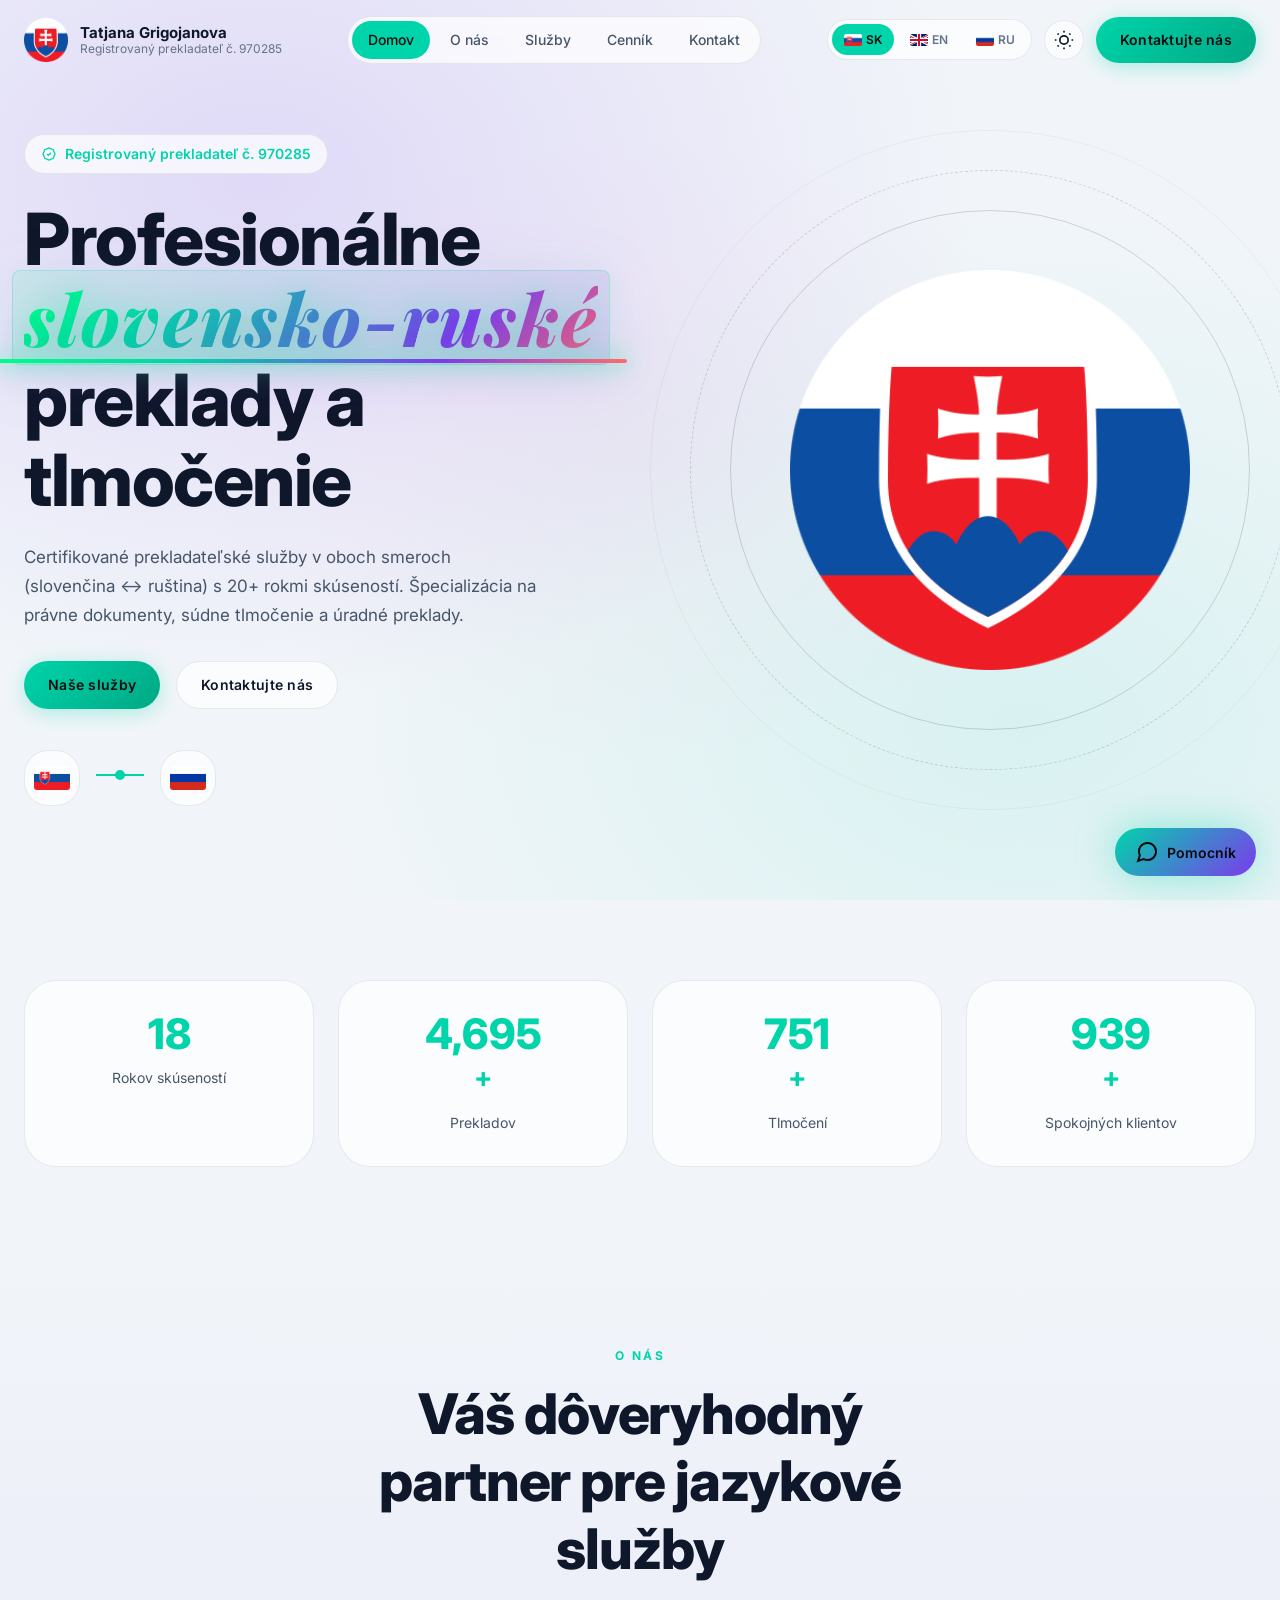
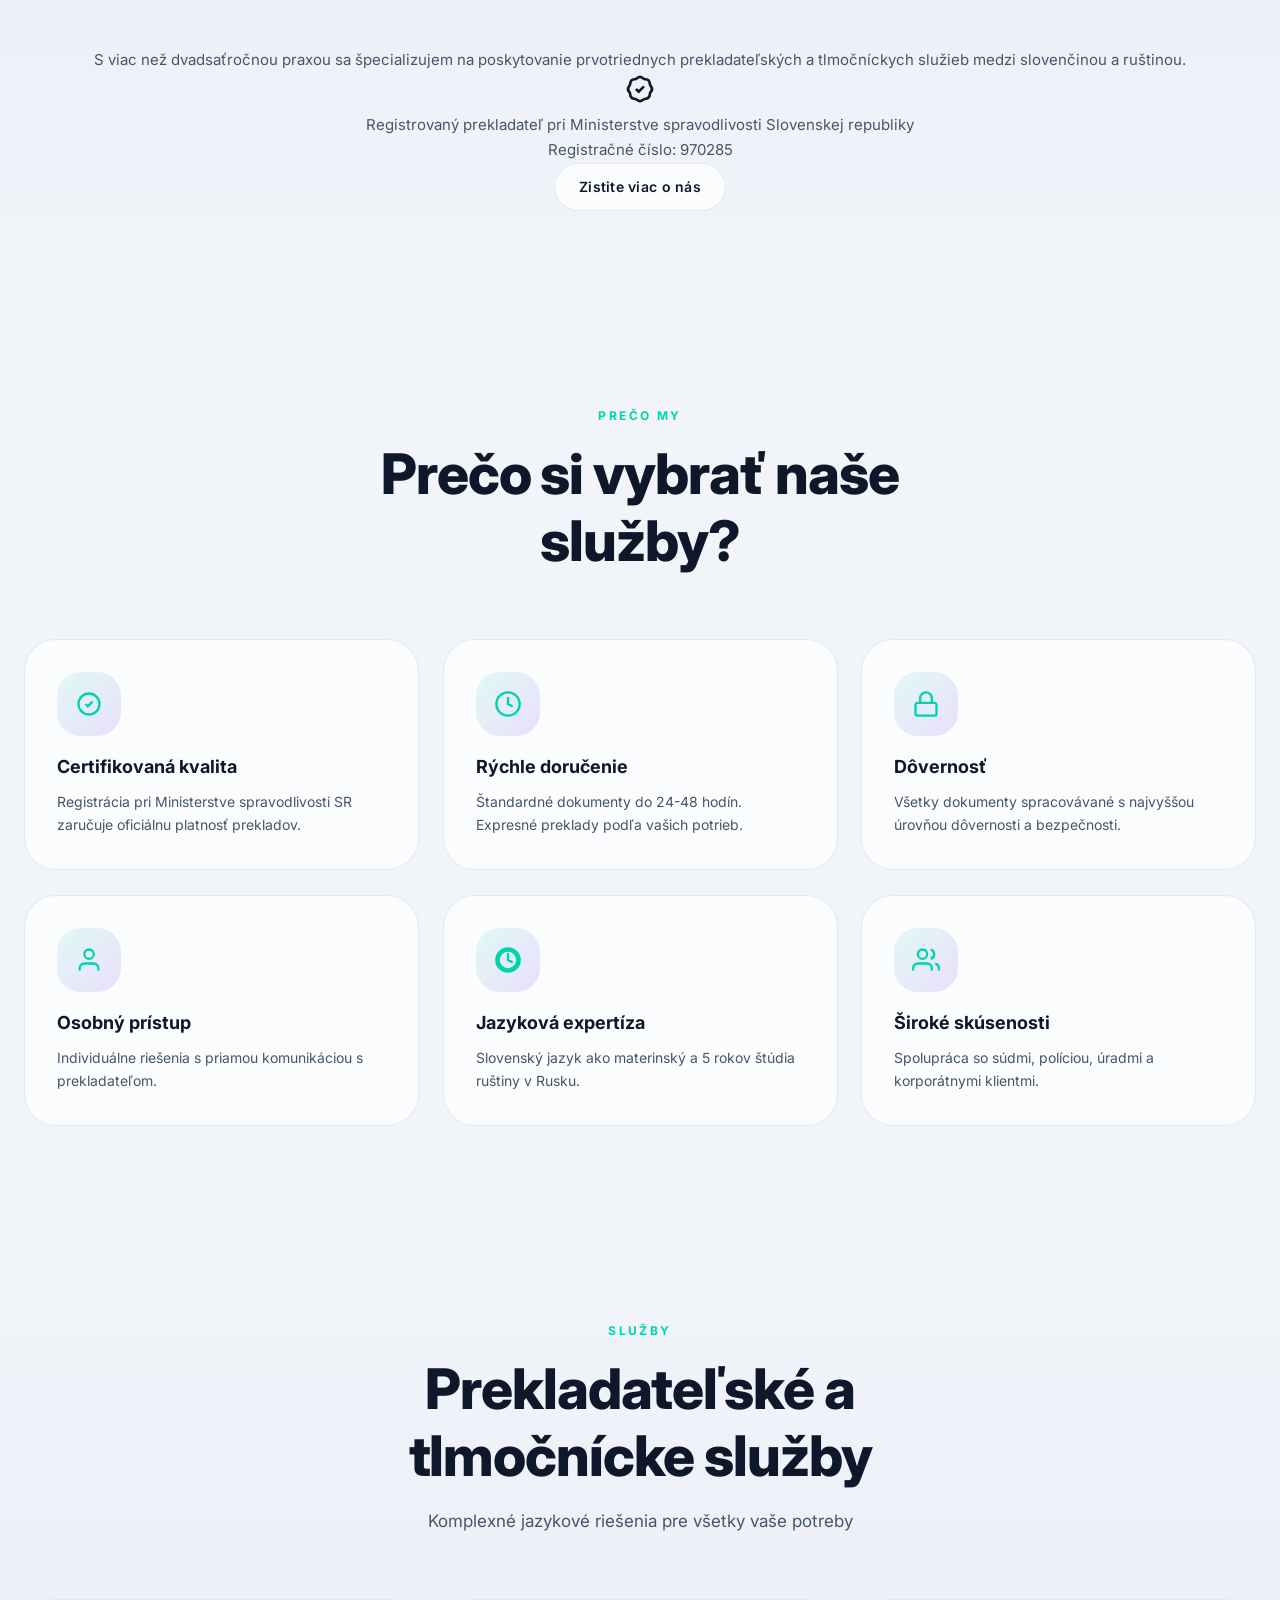
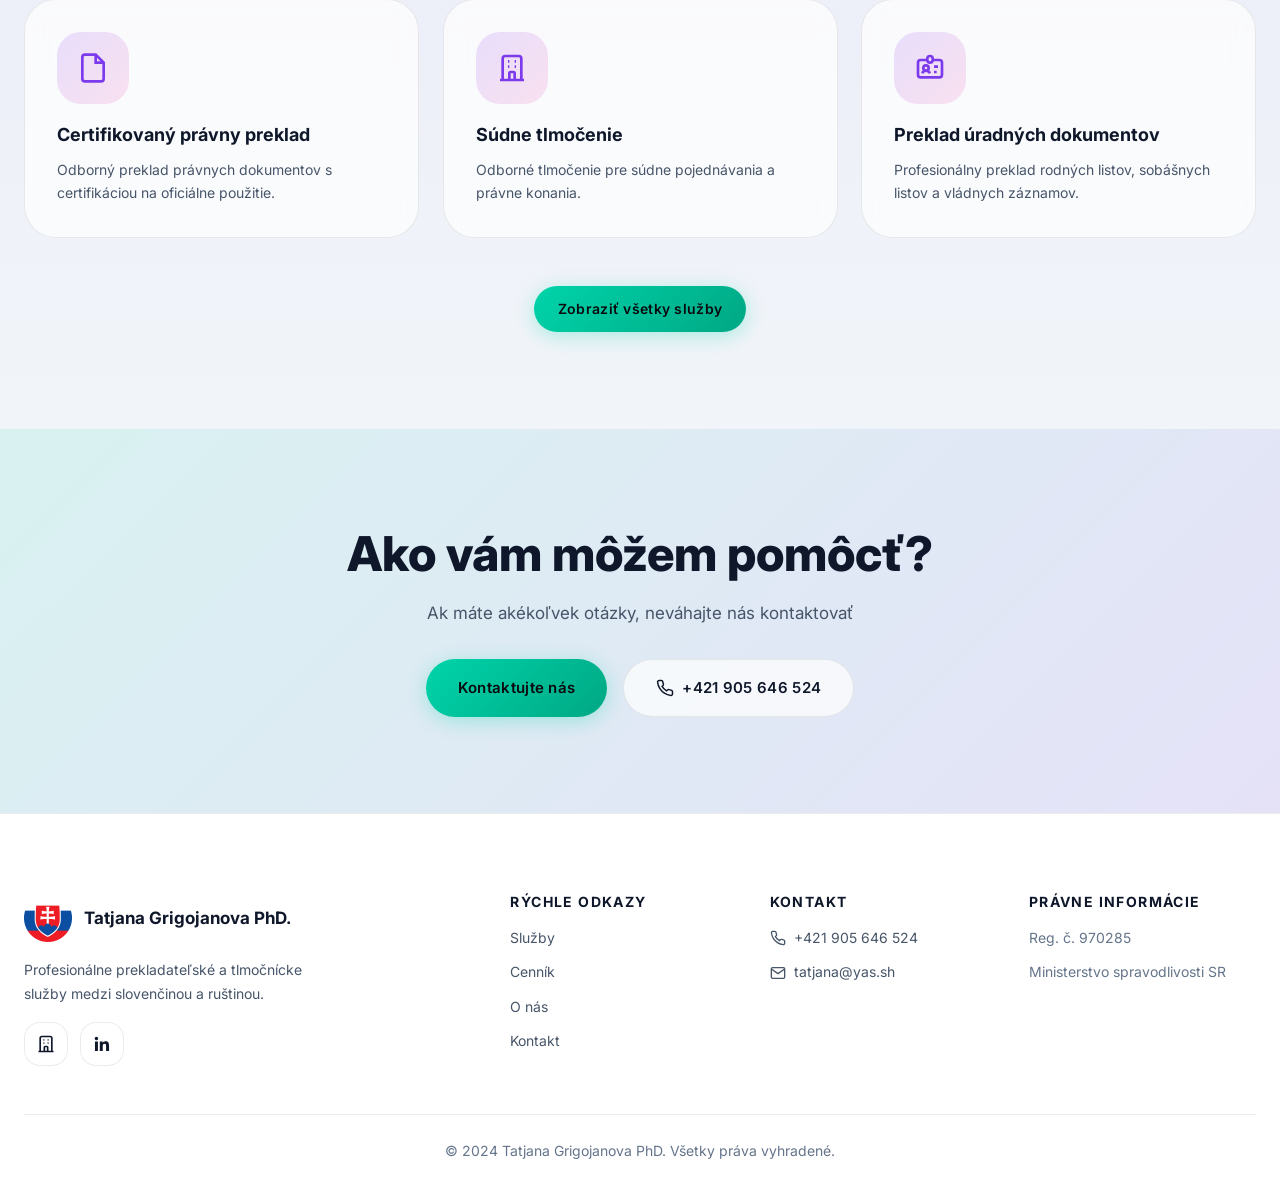
<file: index.html>
<!DOCTYPE html>
<html lang="sk" data-theme="light">
<head>
  <meta charset="UTF-8">
  <meta name="viewport" content="width=device-width, initial-scale=1.0">
  <title>Tatjana Grigojanova PhD. | Profesionálne slovensko-ruské preklady</title>
  <meta name="description" content="Certifikované prekladateľské služby s 20+ rokmi skúseností. Registrovaný prekladateľ pri Ministerstve spravodlivosti SR č. 970285.">
  <meta name="keywords" content="slovensko-ruský preklad, certifikovaný prekladateľ, súdne tlmočenie, Tatjana Grigojanova, Bratislava">
  <link rel="canonical" href="https://tatjana.yas.sh/">
  
  <meta property="og:type" content="website">
  <meta property="og:url" content="https://tatjana.yas.sh/">
  <meta property="og:title" content="Tatjana Grigojanova PhD. | Prekladateľské služby">
  <meta property="og:description" content="Certifikované slovensko-ruské preklady a tlmočenie.">
  <meta property="og:image" content="https://tatjana.yas.sh/assets/images/logo.png">
  
  <link rel="icon" type="image/png" href="assets/images/logo.png">
  
  <link rel="preconnect" href="https://fonts.googleapis.com">
  <link rel="preconnect" href="https://fonts.gstatic.com" crossorigin>
  <link href="https://fonts.googleapis.com/css2?family=Inter:wght@400;500;600;700;800&family=Playfair+Display:wght@600;700;800&display=swap" rel="stylesheet">
  
  <link rel="stylesheet" href="css/theme.css">
  <link rel="stylesheet" href="css/base.css">
  <link rel="stylesheet" href="css/animations.css">
  <link rel="stylesheet" href="css/components.css">
  
  <!-- Anti-FOUC: Prevent flash of unstyled content -->
  <style>
    /* Hide reveal elements until JS is ready */
    .reveal, .reveal-left, .reveal-right, .reveal-scale {
      opacity: 0 !important;
      visibility: hidden !important;
    }
    /* Show immediately if JS is disabled or after load */
    .no-js .reveal, .no-js .reveal-left, .no-js .reveal-right, .no-js .reveal-scale,
    html.js-loaded .reveal, html.js-loaded .reveal-left, html.js-loaded .reveal-right, html.js-loaded .reveal-scale {
      opacity: 1 !important;
      visibility: visible !important;
    }
    /* Hide stat numbers until animated */
    [data-counter] {
      opacity: 0;
      transition: opacity 0.3s ease;
    }
    html.js-loaded [data-counter] {
      opacity: 1;
    }
  </style>
  
  <script type="application/ld+json">
  {
    "@context": "https://schema.org",
    "@type": "ProfessionalService",
    "name": "Tatjana Grigojanova PhD. - Prekladateľské služby",
    "description": "Profesionálne slovensko-ruské preklady a tlmočenie",
    "url": "https://tatjana.yas.sh/",
    "telephone": "+421-905-646-524",
    "email": "tatjana@yas.sh",
    "address": {
      "@type": "PostalAddress",
      "addressLocality": "Bratislava",
      "addressCountry": "SK"
    }
  }
  </script>
</head>
<body>
  <!-- Anti-FOUC script -->
  <script>
    (function() {
      // Add no-js class initially (for noscript fallback)
      document.documentElement.className = document.documentElement.className.replace(/\bno-js\b/g, '');
      // Mark that JS is enabled
      document.documentElement.classList.add('js');
    })();
  </script>
  
  <!-- Intro Loader -->
  <div class="intro-loader" id="introLoader">
    <div class="intro-loader-logo">
      <div class="intro-loader-ring"></div>
      <div class="intro-loader-ring"></div>
      <img src="assets/images/logo.png" alt="Tatjana Grigojanova">
    </div>
    <div class="intro-loader-text">Tatjana Grigojanova</div>
    <div class="intro-loader-subtext">Prekladateľské Služby</div>
    <div class="intro-loader-bar">
      <div class="intro-loader-progress"></div>
    </div>
  </div>
  
  <a href="#main-content" class="skip-link" data-i18n="nav.skipToContent">Preskočiť na obsah</a>
  
  <header class="header" role="banner">
    <div class="container header-inner">
      <a href="index.html" class="logo" aria-label="Tatjana Grigojanova PhD.">
        <img src="assets/images/logo.png" alt="" width="44" height="44">
        <div class="logo-text">
          <span class="logo-name">Tatjana Grigojanova</span>
          <span class="logo-title" data-i18n="hero.badge">PhD.</span>
        </div>
      </a>
      
      <nav class="nav" role="navigation" aria-label="Hlavná navigácia">
        <a href="index.html" class="active" data-i18n="nav.home" aria-current="page">Domov</a>
        <a href="about.html" data-i18n="nav.about">O nás</a>
        <a href="services.html" data-i18n="nav.services">Služby</a>
        <a href="pricing.html" data-i18n="nav.pricing">Cenník</a>
        <a href="contact.html" data-i18n="nav.contact">Kontakt</a>
      </nav>
      
      <div class="header-actions">
        <div class="lang-switcher" role="group" aria-label="Výber jazyka">
          <button class="lang-btn active" data-lang="sk" onclick="setLanguage('sk')" aria-label="Slovenčina">
            <img src="assets/images/flag-sk.png" alt="" class="lang-flag" width="20" height="14">
            <span>SK</span>
          </button>
          <button class="lang-btn" data-lang="en" onclick="setLanguage('en')" aria-label="English">
            <img src="assets/images/flag-gb.png" alt="" class="lang-flag" width="20" height="14">
            <span>EN</span>
          </button>
          <button class="lang-btn" data-lang="ru" onclick="setLanguage('ru')" aria-label="Русский">
            <img src="assets/images/flag-ru.png" alt="" class="lang-flag" width="20" height="14">
            <span>RU</span>
          </button>
        </div>
        
        <button class="theme-toggle" onclick="toggleTheme()" aria-label="Prepnúť režim">
          <svg class="sun-icon" width="20" height="20" viewBox="0 0 24 24" fill="none" stroke="currentColor" stroke-width="2">
            <circle cx="12" cy="12" r="5"/>
            <path d="M12 1v2M12 21v2M4.22 4.22l1.42 1.42M18.36 18.36l1.42 1.42M1 12h2M21 12h2M4.22 19.78l1.42-1.42M18.36 5.64l1.42-1.42"/>
          </svg>
          <svg class="moon-icon" width="20" height="20" viewBox="0 0 24 24" fill="none" stroke="currentColor" stroke-width="2">
            <path d="M21 12.79A9 9 0 1 1 11.21 3 7 7 0 0 0 21 12.79z"/>
          </svg>
        </button>
        
        <a href="contact.html" class="btn btn-primary btn-cta" data-i18n="nav.cta">Kontaktujte nás</a>
        
        <button class="menu-toggle" aria-label="Menu" aria-expanded="false" aria-controls="mobile-menu">
          <svg width="24" height="24" viewBox="0 0 24 24" fill="none" stroke="currentColor" stroke-width="2">
            <path d="M3 12h18M3 6h18M3 18h18"/>
          </svg>
        </button>
      </div>
    </div>
  </header>

  <div class="mobile-menu-backdrop" aria-hidden="true"></div>
  <div class="mobile-menu" id="mobile-menu" role="dialog" aria-label="Mobilná navigácia" aria-hidden="true">
    <div class="mobile-menu-inner">
      <nav class="mobile-nav">
        <a href="index.html" class="active" data-i18n="nav.home">Domov</a>
        <a href="about.html" data-i18n="nav.about">O nás</a>
        <a href="services.html" data-i18n="nav.services">Služby</a>
        <a href="pricing.html" data-i18n="nav.pricing">Cenník</a>
        <a href="contact.html" data-i18n="nav.contact">Kontakt</a>
      </nav>
      <div class="mobile-lang-switcher">
        <button class="lang-btn active" data-lang="sk" onclick="setLanguage('sk')">
          <img src="assets/images/flag-sk.png" alt="" class="lang-flag">
          <span>Slovenčina</span>
        </button>
        <button class="lang-btn" data-lang="en" onclick="setLanguage('en')">
          <img src="assets/images/flag-gb.png" alt="" class="lang-flag">
          <span>English</span>
        </button>
        <button class="lang-btn" data-lang="ru" onclick="setLanguage('ru')">
          <img src="assets/images/flag-ru.png" alt="" class="lang-flag">
          <span>Русский</span>
        </button>
      </div>
    </div>
  </div>

  <main id="main-content">
    <section class="hero" aria-labelledby="hero-title">
      <div class="container hero-inner">
        <div class="hero-content">
          <div class="hero-badge reveal">
            <svg width="16" height="16" viewBox="0 0 24 24" fill="none" stroke="currentColor" stroke-width="2">
              <path d="M9 12l2 2 4-4M7.835 4.697a3.42 3.42 0 001.946-.806 3.42 3.42 0 014.438 0 3.42 3.42 0 001.946.806 3.42 3.42 0 013.138 3.138 3.42 3.42 0 00.806 1.946 3.42 3.42 0 010 4.438 3.42 3.42 0 00-.806 1.946 3.42 3.42 0 01-3.138 3.138 3.42 3.42 0 00-1.946.806 3.42 3.42 0 01-4.438 0 3.42 3.42 0 00-1.946-.806 3.42 3.42 0 01-3.138-3.138 3.42 3.42 0 00-.806-1.946 3.42 3.42 0 010-4.438 3.42 3.42 0 00.806-1.946 3.42 3.42 0 013.138-3.138z"/>
            </svg>
            <span data-i18n="hero.badge">Registrovaný prekladateľ č. 970285</span>
          </div>
          
          <h1 id="hero-title" class="hero-title reveal delay-100" data-i18n="hero.title" data-i18n-html>
            Profesionálne <span class="highlight-lang-pair">slovensko-ruské</span> preklady a tlmočenie
          </h1>
          
          <p class="hero-subtitle reveal delay-200" data-i18n="hero.subtitle">
            Certifikované prekladateľské služby s 20+ rokmi skúseností. Špecializácia na právne dokumenty, súdne tlmočenie a úradné preklady.
          </p>
          
          <div class="hero-actions reveal delay-300">
            <a href="services.html" class="btn btn-primary magnetic-btn" data-i18n="hero.ctaPrimary">
              Naše služby
              <svg width="16" height="16" viewBox="0 0 24 24" fill="none" stroke="currentColor" stroke-width="2">
                <path d="M5 12h14M12 5l7 7-7 7"/>
              </svg>
            </a>
            <a href="contact.html" class="btn btn-secondary" data-i18n="hero.ctaSecondary">Kontaktujte nás</a>
          </div>
          
          <div class="lang-pair-indicator reveal delay-400">
            <div class="lang-flag-wrapper">
              <img src="assets/images/flag-sk.png" alt="Slovak" width="36" height="24">
            </div>
            <div class="lang-connector">
              <svg width="48" height="16" viewBox="0 0 48 16">
                <path d="M0 8h20M28 8h20" stroke="currentColor" stroke-width="2" stroke-linecap="round"/>
                <circle cx="24" cy="8" r="5" fill="var(--primary)"/>
              </svg>
            </div>
            <div class="lang-flag-wrapper">
              <img src="assets/images/flag-ru.png" alt="Russian" width="36" height="24">
            </div>
          </div>
        </div>
        
        <div class="hero-visual reveal-scale delay-200">
          <div class="hero-image-wrapper">
            <div class="hero-image-glow"></div>
            <img src="assets/images/logo.png" alt="Tatjana Grigojanova PhD." class="hero-image animate-float">
            <div class="hero-ring ring-1"></div>
            <div class="hero-ring ring-2"></div>
            <div class="hero-ring ring-3"></div>
          </div>
        </div>
      </div>
    </section>

    <section class="stats-section" aria-label="Štatistiky">
      <div class="container">
        <div class="stats-grid">
          <div class="stat-card reveal">
            <div class="stat-number" data-counter="20">0</div>
            <div class="stat-label" data-i18n="stats.years">Rokov skúseností</div>
          </div>
          <div class="stat-card reveal delay-100">
            <div class="stat-number" data-counter="5000">0</div>
            <div class="stat-suffix">+</div>
            <div class="stat-label" data-i18n="stats.translations">Prekladov</div>
          </div>
          <div class="stat-card reveal delay-200">
            <div class="stat-number" data-counter="800">0</div>
            <div class="stat-suffix">+</div>
            <div class="stat-label" data-i18n="stats.interpretations">Tlmočení</div>
          </div>
          <div class="stat-card reveal delay-300">
            <div class="stat-number" data-counter="1000">0</div>
            <div class="stat-suffix">+</div>
            <div class="stat-label" data-i18n="stats.clients">Spokojných klientov</div>
          </div>
        </div>
      </div>
    </section>

    <section class="section section-alt" aria-labelledby="about-title">
      <div class="container">
        <div class="section-header reveal">
          <span class="section-label" data-i18n="about.label">O NÁS</span>
          <h2 id="about-title" class="section-title" data-i18n="about.title">Váš dôveryhodný partner pre jazykové služby</h2>
        </div>
        
        <div class="about-preview text-center reveal">
          <p class="about-text" data-i18n="about.description">
            S viac než dvadsaťročnou praxou sa špecializujem na poskytovanie prvotriednych prekladateľských a tlmočníckych služieb medzi slovenčinou a ruštinou.
          </p>
          
          <div class="credentials-card">
            <div class="credentials-icon">
              <svg width="32" height="32" viewBox="0 0 24 24" fill="none" stroke="currentColor" stroke-width="2">
                <path d="M9 12l2 2 4-4M7.835 4.697a3.42 3.42 0 001.946-.806 3.42 3.42 0 014.438 0 3.42 3.42 0 001.946.806 3.42 3.42 0 013.138 3.138 3.42 3.42 0 00.806 1.946 3.42 3.42 0 010 4.438 3.42 3.42 0 00-.806 1.946 3.42 3.42 0 01-3.138 3.138 3.42 3.42 0 00-1.946.806 3.42 3.42 0 01-4.438 0 3.42 3.42 0 00-1.946-.806 3.42 3.42 0 01-3.138-3.138 3.42 3.42 0 00-.806-1.946 3.42 3.42 0 010-4.438 3.42 3.42 0 00.806-1.946 3.42 3.42 0 013.138-3.138z"/>
              </svg>
            </div>
            <div class="credentials-content">
              <p class="credentials-title" data-i18n="about.highlight">Registrovaný prekladateľ pri Ministerstve spravodlivosti Slovenskej republiky</p>
              <p class="credentials-subtitle" data-i18n="about.highlightSub">Registračné číslo: 970285</p>
            </div>
          </div>
          
          <a href="about.html" class="btn btn-secondary" data-i18n="about.cta">Zistite viac o nás</a>
        </div>
      </div>
    </section>

    <section class="section" aria-labelledby="why-title">
      <div class="container">
        <div class="section-header reveal">
          <span class="section-label" data-i18n="why.label">PREČO MY</span>
          <h2 id="why-title" class="section-title" data-i18n="why.title">Prečo si vybrať naše služby?</h2>
        </div>
        
        <div class="features-grid">
          <article class="feature-card reveal delay-100 tilt-card">
            <div class="feature-icon">
              <svg width="28" height="28" viewBox="0 0 24 24" fill="none" stroke="currentColor" stroke-width="2">
                <path d="M9 12l2 2 4-4m6 2a9 9 0 11-18 0 9 9 0 0118 0z"/>
              </svg>
            </div>
            <h3 class="feature-title" data-i18n="why.quality.title">Certifikovaná kvalita</h3>
            <p class="feature-text" data-i18n="why.quality.desc">Registrácia pri Ministerstve spravodlivosti SR zaručuje oficiálnu platnosť prekladov.</p>
          </article>
          
          <article class="feature-card reveal delay-200 tilt-card">
            <div class="feature-icon">
              <svg width="28" height="28" viewBox="0 0 24 24" fill="none" stroke="currentColor" stroke-width="2">
                <circle cx="12" cy="12" r="10"/>
                <path d="M12 6v6l4 2"/>
              </svg>
            </div>
            <h3 class="feature-title" data-i18n="why.speed.title">Rýchle doručenie</h3>
            <p class="feature-text" data-i18n="why.speed.desc">Štandardné dokumenty do 24-48 hodín. Expresné preklady podľa vašich potrieb.</p>
          </article>
          
          <article class="feature-card reveal delay-300 tilt-card">
            <div class="feature-icon">
              <svg width="28" height="28" viewBox="0 0 24 24" fill="none" stroke="currentColor" stroke-width="2">
                <rect x="3" y="11" width="18" height="11" rx="2" ry="2"/>
                <path d="M7 11V7a5 5 0 0110 0v4"/>
              </svg>
            </div>
            <h3 class="feature-title" data-i18n="why.confidential.title">Dôvernosť</h3>
            <p class="feature-text" data-i18n="why.confidential.desc">Všetky dokumenty spracovávané s najvyššou úrovňou dôvernosti a bezpečnosti.</p>
          </article>
          
          <article class="feature-card reveal delay-100 tilt-card">
            <div class="feature-icon">
              <svg width="28" height="28" viewBox="0 0 24 24" fill="none" stroke="currentColor" stroke-width="2">
                <path d="M20 21v-2a4 4 0 00-4-4H8a4 4 0 00-4 4v2"/>
                <circle cx="12" cy="7" r="4"/>
              </svg>
            </div>
            <h3 class="feature-title" data-i18n="why.personal.title">Osobný prístup</h3>
            <p class="feature-text" data-i18n="why.personal.desc">Individuálne riešenia s priamou komunikáciou s prekladateľom.</p>
          </article>
          
          <article class="feature-card reveal delay-200 tilt-card">
            <div class="feature-icon">
              <svg width="28" height="28" viewBox="0 0 24 24" fill="none" stroke="currentColor" stroke-width="2">
                <path d="M12 2a10 10 0 1010 10A10 10 0 0012 2zm0 18a8 8 0 118-8 8 8 0 01-8 8z"/>
                <path d="M12 6v6l4 2"/>
              </svg>
            </div>
            <h3 class="feature-title" data-i18n="why.expertise.title">Jazyková expertíza</h3>
            <p class="feature-text" data-i18n="why.expertise.desc">Slovenský jazyk ako materinský a 5 rokov štúdia ruštiny v Rusku.</p>
          </article>
          
          <article class="feature-card reveal delay-300 tilt-card">
            <div class="feature-icon">
              <svg width="28" height="28" viewBox="0 0 24 24" fill="none" stroke="currentColor" stroke-width="2">
                <path d="M17 21v-2a4 4 0 00-4-4H5a4 4 0 00-4 4v2"/>
                <circle cx="9" cy="7" r="4"/>
                <path d="M23 21v-2a4 4 0 00-3-3.87M16 3.13a4 4 0 010 7.75"/>
              </svg>
            </div>
            <h3 class="feature-title" data-i18n="why.experience.title">Široké skúsenosti</h3>
            <p class="feature-text" data-i18n="why.experience.desc">Spolupráca so súdmi, políciou, úradmi a korporátnymi klientmi.</p>
          </article>
        </div>
      </div>
    </section>

    <section class="section section-alt" aria-labelledby="services-title">
      <div class="container">
        <div class="section-header reveal">
          <span class="section-label" data-i18n="services.label">SLUŽBY</span>
          <h2 id="services-title" class="section-title" data-i18n="services.title">Prekladateľské a tlmočnícke služby</h2>
          <p class="section-subtitle" data-i18n="services.subtitle">Komplexné jazykové riešenia pre všetky vaše potreby</p>
        </div>
        
        <div class="services-preview">
          <div class="service-preview-item reveal delay-100">
            <div class="service-preview-icon">
              <svg width="32" height="32" viewBox="0 0 24 24" fill="none" stroke="currentColor" stroke-width="2">
                <path d="M14 2H6a2 2 0 00-2 2v16a2 2 0 002 2h12a2 2 0 002-2V8z"/>
                <path d="M14 2v6h6"/>
              </svg>
            </div>
            <h3 class="service-preview-title" data-i18n="services.items.certified_legal.title">Certifikovaný právny preklad</h3>
            <p class="service-preview-text" data-i18n="services.items.certified_legal.desc">Odborný preklad právnych dokumentov s certifikáciou na oficiálne použitie.</p>
          </div>
          
          <div class="service-preview-item reveal delay-200">
            <div class="service-preview-icon">
              <svg width="32" height="32" viewBox="0 0 24 24" fill="none" stroke="currentColor" stroke-width="2">
                <path d="M19 21V5a2 2 0 00-2-2H7a2 2 0 00-2 2v16m14 0h2m-2 0h-5m-9 0H3m2 0h5M9 7h1m-1 4h1m4-4h1m-1 4h1m-5 10v-5a1 1 0 011-1h2a1 1 0 011 1v5m-4 0h4"/>
              </svg>
            </div>
            <h3 class="service-preview-title" data-i18n="services.items.court_interpreting.title">Súdne tlmočenie</h3>
            <p class="service-preview-text" data-i18n="services.items.court_interpreting.desc">Odborné tlmočenie pre súdne pojednávania a právne konania.</p>
          </div>
          
          <div class="service-preview-item reveal delay-300">
            <div class="service-preview-icon">
              <svg width="32" height="32" viewBox="0 0 24 24" fill="none" stroke="currentColor" stroke-width="2">
                <path d="M10 6H5a2 2 0 00-2 2v9a2 2 0 002 2h14a2 2 0 002-2V8a2 2 0 00-2-2h-5m-4 0V5a2 2 0 114 0v1m-4 0a2 2 0 104 0m-5 8a2 2 0 100-4 2 2 0 000 4zm0 0c1.306 0 2.417.835 2.83 2M9 14a3.001 3.001 0 00-2.83 2M15 11h3m-3 4h2"/>
              </svg>
            </div>
            <h3 class="service-preview-title" data-i18n="services.items.official_docs.title">Preklad úradných dokumentov</h3>
            <p class="service-preview-text" data-i18n="services.items.official_docs.desc">Profesionálny preklad rodných listov, sobášnych listov a vládnych záznamov.</p>
          </div>
        </div>
        
        <div class="text-center reveal">
          <a href="services.html" class="btn btn-primary" data-i18n="services.cta">Zobraziť všetky služby</a>
        </div>
      </div>
    </section>

    <section class="cta-section" aria-labelledby="cta-title">
      <div class="container">
        <div class="cta-content reveal">
          <h2 id="cta-title" class="cta-title" data-i18n="contact.title">Ako vám môžem pomôcť?</h2>
          <p class="cta-text" data-i18n="contact.subtitle">Ak máte akékoľvek otázky, neváhajte nás kontaktovať</p>
          <div class="cta-actions">
            <a href="contact.html" class="btn btn-primary btn-lg magnetic-btn" data-i18n="nav.cta">
              Kontaktujte nás
              <svg width="18" height="18" viewBox="0 0 24 24" fill="none" stroke="currentColor" stroke-width="2">
                <path d="M5 12h14M12 5l7 7-7 7"/>
              </svg>
            </a>
            <a href="tel:+421905646524" class="btn btn-secondary btn-lg">
              <svg width="18" height="18" viewBox="0 0 24 24" fill="none" stroke="currentColor" stroke-width="2">
                <path d="M22 16.92v3a2 2 0 01-2.18 2 19.79 19.79 0 01-8.63-3.07 19.5 19.5 0 01-6-6 19.79 19.79 0 01-3.07-8.67A2 2 0 014.11 2h3a2 2 0 012 1.72c.127.96.361 1.903.7 2.81a2 2 0 01-.45 2.11L8.09 9.91a16 16 0 006 6l1.27-1.27a2 2 0 012.11-.45c.907.339 1.85.573 2.81.7A2 2 0 0122 16.92z"/>
              </svg>
              +421 905 646 524
            </a>
          </div>
        </div>
      </div>
    </section>
  </main>

  <footer class="footer" role="contentinfo">
    <div class="container">
      <div class="footer-grid">
        <div class="footer-brand">
          <a href="index.html" class="footer-logo">
            <img src="assets/images/logo.png" alt="" width="48" height="48">
            <span>Tatjana Grigojanova PhD.</span>
          </a>
          <p class="footer-desc" data-i18n="footer.description">Profesionálne prekladateľské a tlmočnícke služby medzi slovenčinou a ruštinou.</p>
          <div class="footer-social">
            <a href="https://www.justice.gov.sk/registre/prekladatelia/prekladatel_10651" target="_blank" rel="noopener noreferrer" aria-label="Register prekladateľov">
              <svg width="20" height="20" viewBox="0 0 24 24" fill="none" stroke="currentColor" stroke-width="2">
                <path d="M19 21V5a2 2 0 00-2-2H7a2 2 0 00-2 2v16m14 0h2m-2 0h-5m-9 0H3m2 0h5M9 7h1m-1 4h1m4-4h1m-1 4h1m-5 10v-5a1 1 0 011-1h2a1 1 0 011 1v5m-4 0h4"/>
              </svg>
            </a>
            <a href="https://www.linkedin.com/in/tatiana-grigorjanova-b9baa656/" target="_blank" rel="noopener noreferrer" aria-label="LinkedIn">
              <svg width="20" height="20" viewBox="0 0 24 24" fill="currentColor">
                <path d="M20.447 20.452h-3.554v-5.569c0-1.328-.027-3.037-1.852-3.037-1.853 0-2.136 1.445-2.136 2.939v5.667H9.351V9h3.414v1.561h.046c.477-.9 1.637-1.85 3.37-1.85 3.601 0 4.267 2.37 4.267 5.455v6.286zM5.337 7.433c-1.144 0-2.063-.926-2.063-2.065 0-1.138.92-2.063 2.063-2.063 1.14 0 2.064.925 2.064 2.063 0 1.139-.925 2.065-2.064 2.065zm1.782 13.019H3.555V9h3.564v11.452z"/>
              </svg>
            </a>
          </div>
        </div>
        
        <div class="footer-nav">
          <h4 class="footer-title" data-i18n="footer.quickLinks">Rýchle odkazy</h4>
          <ul>
            <li><a href="services.html" data-i18n="nav.services">Služby</a></li>
            <li><a href="pricing.html" data-i18n="nav.pricing">Cenník</a></li>
            <li><a href="about.html" data-i18n="nav.about">O nás</a></li>
            <li><a href="contact.html" data-i18n="nav.contact">Kontakt</a></li>
          </ul>
        </div>
        
        <div class="footer-contact">
          <h4 class="footer-title" data-i18n="nav.contact">Kontakt</h4>
          <ul>
            <li>
              <a href="tel:+421905646524">
                <svg width="16" height="16" viewBox="0 0 24 24" fill="none" stroke="currentColor" stroke-width="2">
                  <path d="M22 16.92v3a2 2 0 01-2.18 2 19.79 19.79 0 01-8.63-3.07 19.5 19.5 0 01-6-6 19.79 19.79 0 01-3.07-8.67A2 2 0 014.11 2h3a2 2 0 012 1.72c.127.96.361 1.903.7 2.81a2 2 0 01-.45 2.11L8.09 9.91a16 16 0 006 6l1.27-1.27a2 2 0 012.11-.45c.907.339 1.85.573 2.81.7A2 2 0 0122 16.92z"/>
                </svg>
                +421 905 646 524
              </a>
            </li>
            <li>
              <a href="mailto:tatjana@yas.sh">
                <svg width="16" height="16" viewBox="0 0 24 24" fill="none" stroke="currentColor" stroke-width="2">
                  <path d="M4 4h16c1.1 0 2 .9 2 2v12c0 1.1-.9 2-2 2H4c-1.1 0-2-.9-2-2V6c0-1.1.9-2 2-2z"/>
                  <path d="M22 6l-10 7L2 6"/>
                </svg>
                tatjana@yas.sh
              </a>
            </li>
          </ul>
        </div>
        
        <div class="footer-legal">
          <h4 class="footer-title" data-i18n="footer.legalInfo">Právne informácie</h4>
          <ul>
            <li>Reg. č. 970285</li>
            <li>Ministerstvo spravodlivosti SR</li>
          </ul>
        </div>
      </div>
      
      <div class="footer-bottom">
        <p class="footer-copyright" data-i18n="footer.copyright">© 2024 Tatjana Grigojanova PhD. Všetky práva vyhradené.</p>
      </div>
    </div>
  </footer>

  <div class="bot-container">
    <div class="bot-panel" id="botPanel" role="dialog" aria-label="Chat asistent" aria-hidden="true">
      <div class="bot-header">
        <div class="bot-avatar"><img src="assets/images/logo.png" alt=""></div>
        <div class="bot-info">
          <h4 class="bot-title" data-i18n="bot.title">Váš asistent</h4>
          <p class="bot-subtitle" data-i18n="bot.subtitle">Spýtajte sa na ceny, služby alebo postup</p>
        </div>
        <button class="bot-close" id="botClose" aria-label="Zavrieť chat">
          <svg width="20" height="20" viewBox="0 0 24 24" fill="none" stroke="currentColor" stroke-width="2">
            <path d="M18 6L6 18M6 6l12 12"/>
          </svg>
        </button>
      </div>
      <div class="bot-messages" id="botMessages" role="log" aria-live="polite" aria-atomic="false"></div>
      <div class="bot-input-container">
        <input type="text" class="bot-input" id="botInput" placeholder="Napíšte vašu otázku..." aria-label="Správa">
        <button class="bot-send" id="botSend" aria-label="Odoslať správu">
          <svg width="20" height="20" viewBox="0 0 24 24" fill="none" stroke="currentColor" stroke-width="2">
            <path d="M22 2L11 13M22 2l-7 20-4-9-9-4 20-7z"/>
          </svg>
        </button>
      </div>
    </div>
    <button class="bot-toggle" id="botToggle" aria-label="Otvoriť chat" aria-expanded="false" aria-controls="botPanel">
      <svg class="bot-icon-open" width="24" height="24" viewBox="0 0 24 24" fill="none" stroke="currentColor" stroke-width="2">
        <path d="M21 11.5a8.38 8.38 0 01-.9 3.8 8.5 8.5 0 01-7.6 4.7 8.38 8.38 0 01-3.8-.9L3 21l1.9-5.7a8.38 8.38 0 01-.9-3.8 8.5 8.5 0 014.7-7.6 8.38 8.38 0 013.8-.9h.5a8.48 8.48 0 018 8v.5z"/>
      </svg>
      <svg class="bot-icon-close" width="24" height="24" viewBox="0 0 24 24" fill="none" stroke="currentColor" stroke-width="2">
        <path d="M18 6L6 18M6 6l12 12"/>
      </svg>
      <span class="bot-label" data-i18n="bot.toggleLabel">Pomocník</span>
    </button>
  </div>

  <script src="i18n/translations.js"></script>
  <script src="js/i18n.js"></script>
  <script src="js/app.js"></script>
  <script src="js/bot.js"></script>
</body>
</html>
</file>
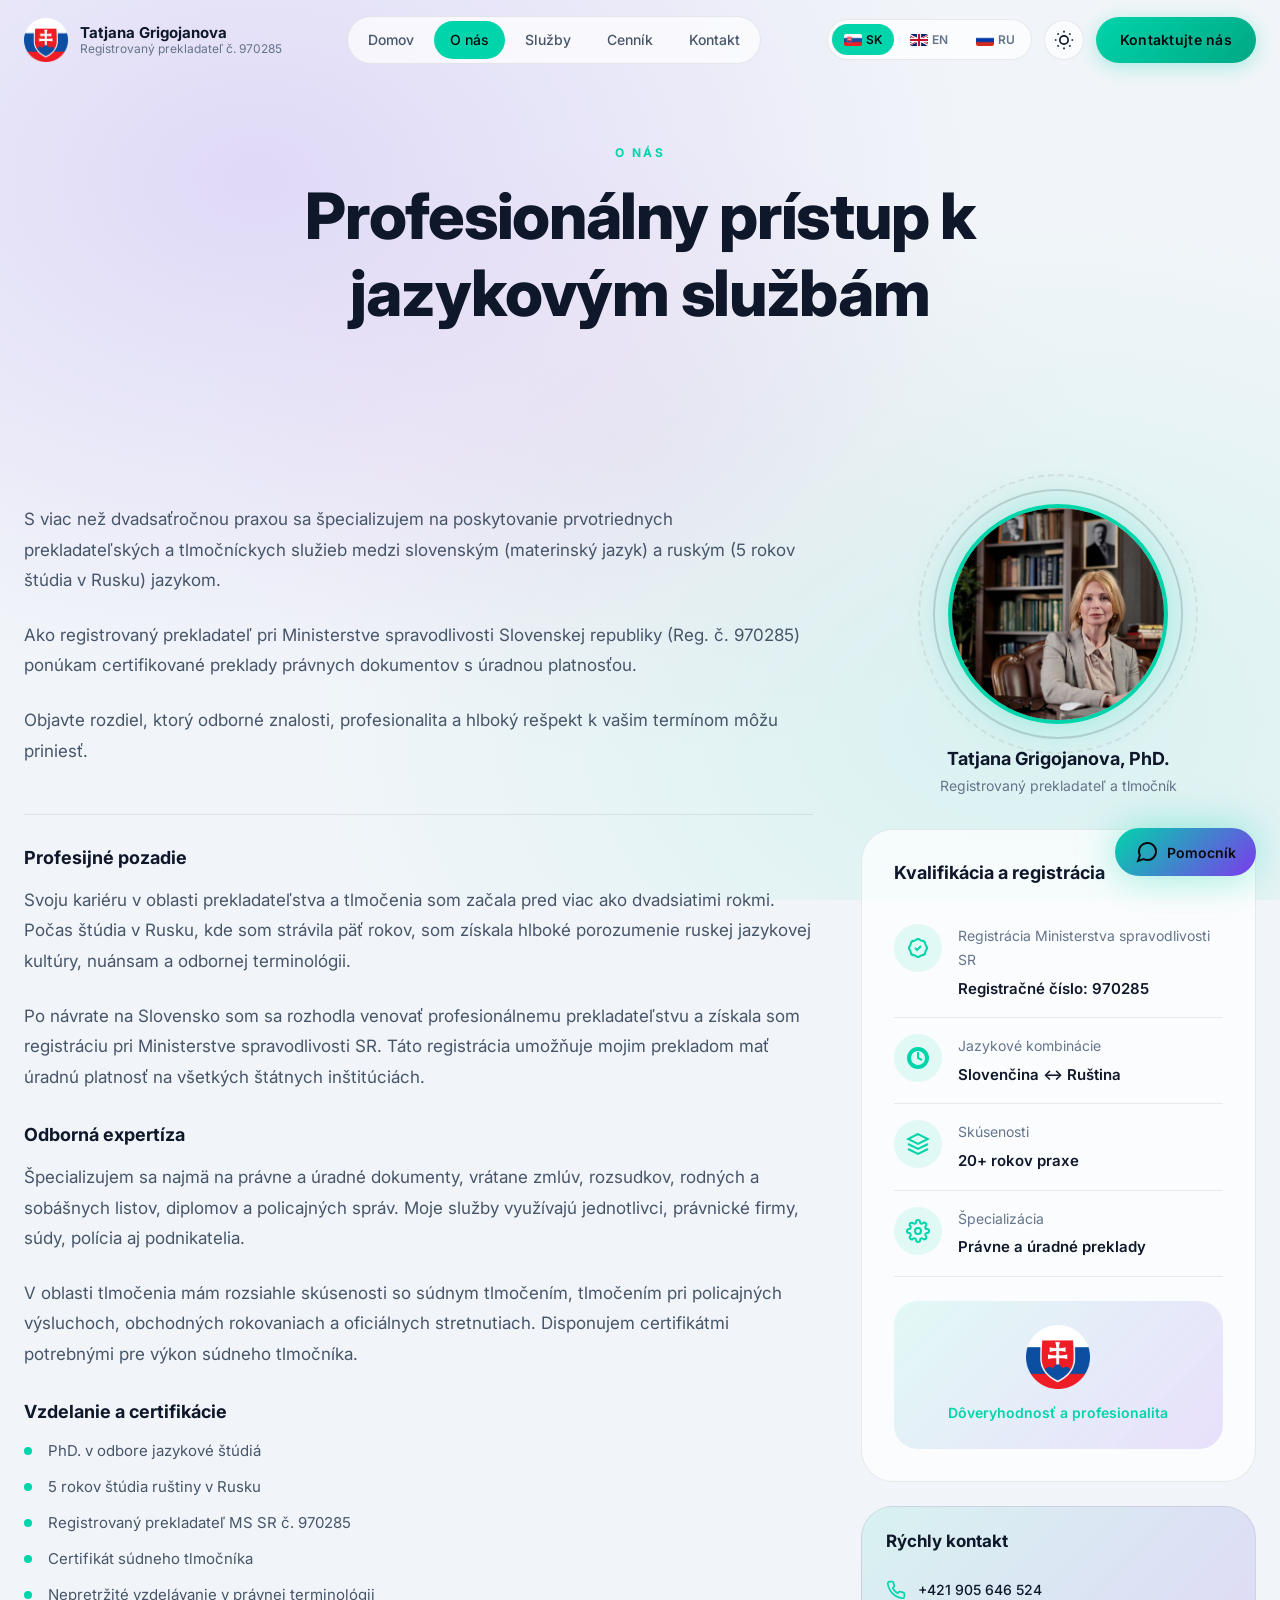
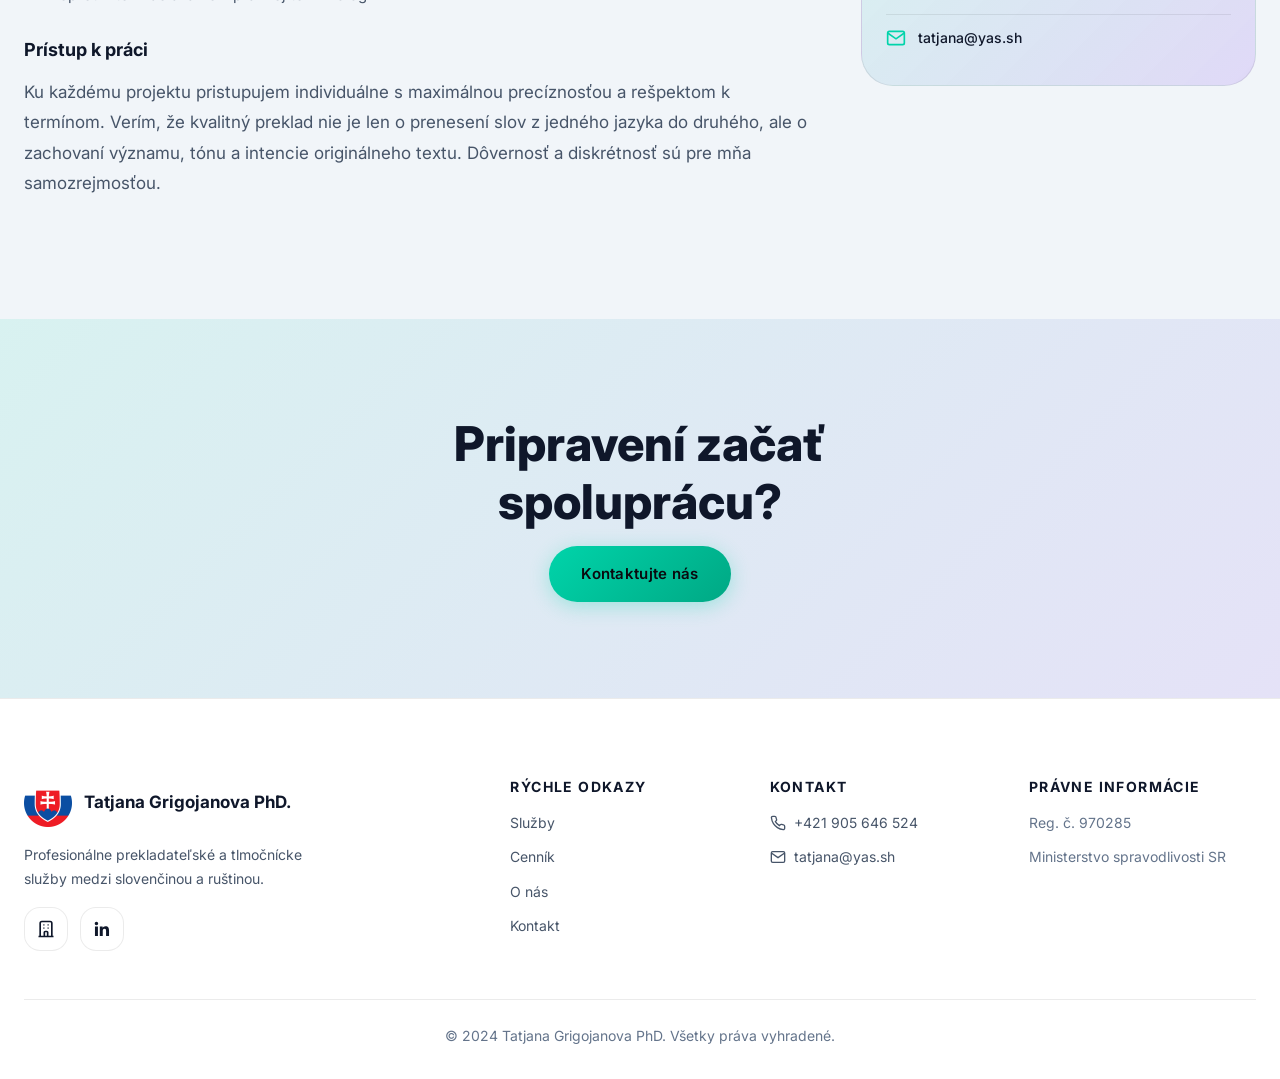
<file: about.html>
<!DOCTYPE html>
<html lang="sk" data-theme="dark">
<head>
  <meta charset="UTF-8">
  <meta name="viewport" content="width=device-width, initial-scale=1.0">
  <title>O nás - Tatjana Grigojanova PhD.</title>
  <meta name="description" content="Profesionálny prístup k jazykovým službám. Registrovaný prekladateľ pri Ministerstve spravodlivosti SR č. 970285.">
  <link rel="canonical" href="https://tatjana.yas.sh/about.html">
  
  <link rel="preconnect" href="https://fonts.googleapis.com">
  <link rel="preconnect" href="https://fonts.gstatic.com" crossorigin>
  <link href="https://fonts.googleapis.com/css2?family=Inter:wght@400;500;600;700;800&display=swap" rel="stylesheet">
  
  <link rel="stylesheet" href="css/theme.css">
  <link rel="stylesheet" href="css/base.css">
  <link rel="stylesheet" href="css/animations.css">
  <link rel="stylesheet" href="css/components.css">
  
  <link rel="icon" type="image/png" href="assets/images/logo.png">
  
  <!-- Anti-FOUC: Prevent flash of unstyled content -->
  <style>
    .reveal, .reveal-left, .reveal-right, .reveal-scale {
      opacity: 0 !important;
      visibility: hidden !important;
    }
    .no-js .reveal, .no-js .reveal-left, .no-js .reveal-right, .no-js .reveal-scale,
    html.js-loaded .reveal, html.js-loaded .reveal-left, html.js-loaded .reveal-right, html.js-loaded .reveal-scale {
      opacity: 1 !important;
      visibility: visible !important;
    }
    [data-counter] {
      opacity: 0;
      transition: opacity 0.3s ease;
    }
    html.js-loaded [data-counter] {
      opacity: 1;
    }
  </style>
</head>
<body>
  <!-- Anti-FOUC script -->
  <script>
    (function() {
      document.documentElement.className = document.documentElement.className.replace(/\bno-js\b/g, '');
      document.documentElement.classList.add('js');
    })();
  </script>
  <a href="#main-content" class="skip-link" data-i18n="nav.skipToContent">Preskočiť na obsah</a>
  
  <header class="header" role="banner">
    <div class="container header-inner">
      <a href="index.html" class="logo" aria-label="Tatjana Grigojanova PhD.">
        <img src="assets/images/logo.png" alt="" width="44" height="44">
        <div class="logo-text">
          <span class="logo-name">Tatjana Grigojanova</span>
          <span class="logo-title" data-i18n="hero.badge">PhD.</span>
        </div>
      </a>
      
      <nav class="nav" role="navigation" aria-label="Hlavná navigácia">
        <a href="index.html" data-i18n="nav.home">Domov</a>
        <a href="about.html" class="active" data-i18n="nav.about" aria-current="page">O nás</a>
        <a href="services.html" data-i18n="nav.services">Služby</a>
        <a href="pricing.html" data-i18n="nav.pricing">Cenník</a>
        <a href="contact.html" data-i18n="nav.contact">Kontakt</a>
      </nav>
      
      <div class="header-actions">
        <div class="lang-switcher" role="group" aria-label="Výber jazyka">
          <button class="lang-btn active" data-lang="sk" onclick="setLanguage('sk')" aria-label="Slovenčina">
            <img src="assets/images/flag-sk.png" alt="" class="lang-flag" width="20" height="14"><span>SK</span>
          </button>
          <button class="lang-btn" data-lang="en" onclick="setLanguage('en')" aria-label="English">
            <img src="assets/images/flag-gb.png" alt="" class="lang-flag" width="20" height="14"><span>EN</span>
          </button>
          <button class="lang-btn" data-lang="ru" onclick="setLanguage('ru')" aria-label="Русский">
            <img src="assets/images/flag-ru.png" alt="" class="lang-flag" width="20" height="14"><span>RU</span>
          </button>
        </div>
        
        <button class="theme-toggle" onclick="toggleTheme()" aria-label="Prepnúť režim">
          <svg class="sun-icon" width="20" height="20" viewBox="0 0 24 24" fill="none" stroke="currentColor" stroke-width="2">
            <circle cx="12" cy="12" r="5"/>
            <path d="M12 1v2M12 21v2M4.22 4.22l1.42 1.42M18.36 18.36l1.42 1.42M1 12h2M21 12h2M4.22 19.78l1.42-1.42M18.36 5.64l1.42-1.42"/>
          </svg>
          <svg class="moon-icon" width="20" height="20" viewBox="0 0 24 24" fill="none" stroke="currentColor" stroke-width="2">
            <path d="M21 12.79A9 9 0 1 1 11.21 3 7 7 0 0 0 21 12.79z"/>
          </svg>
        </button>
        
        <a href="contact.html" class="btn btn-primary btn-cta" data-i18n="nav.cta">Kontaktujte nás</a>
        
        <button class="menu-toggle" aria-label="Menu" aria-expanded="false" aria-controls="mobile-menu">
          <svg width="24" height="24" viewBox="0 0 24 24" fill="none" stroke="currentColor" stroke-width="2">
            <path d="M3 12h18M3 6h18M3 18h18"/>
          </svg>
        </button>
      </div>
    </div>
  </header>

  <div class="mobile-menu-backdrop" aria-hidden="true"></div>
  <div class="mobile-menu" id="mobile-menu" role="dialog" aria-label="Mobilná navigácia" aria-hidden="true">
    <div class="mobile-menu-inner">
      <nav class="mobile-nav">
        <a href="index.html" data-i18n="nav.home">Domov</a>
        <a href="about.html" class="active" data-i18n="nav.about">O nás</a>
        <a href="services.html" data-i18n="nav.services">Služby</a>
        <a href="pricing.html" data-i18n="nav.pricing">Cenník</a>
        <a href="contact.html" data-i18n="nav.contact">Kontakt</a>
      </nav>
      <div class="mobile-lang-switcher">
        <button class="lang-btn active" data-lang="sk" onclick="setLanguage('sk')"><img src="assets/images/flag-sk.png" alt="" class="lang-flag"><span>Slovenčina</span></button>
        <button class="lang-btn" data-lang="en" onclick="setLanguage('en')"><img src="assets/images/flag-gb.png" alt="" class="lang-flag"><span>English</span></button>
        <button class="lang-btn" data-lang="ru" onclick="setLanguage('ru')"><img src="assets/images/flag-ru.png" alt="" class="lang-flag"><span>Русский</span></button>
      </div>
    </div>
  </div>

  <main id="main-content">
    <section class="page-header" aria-labelledby="page-title">
      <div class="container">
        <div class="page-header-content reveal">
          <span class="section-label" data-i18n="about.label">O NÁS</span>
          <h1 id="page-title" class="page-title" data-i18n="about.heroTitle">Profesionálny prístup k jazykovým službám</h1>
        </div>
      </div>
    </section>

    <section class="section" aria-labelledby="about-content">
      <div class="container">
        <div class="about-layout">
          <div class="about-main reveal">
            <!-- Profile Photo for Mobile -->
            <div class="about-profile-mobile">
              <div class="about-profile-photo-wrapper">
                <img src="assets/images/Hero-001.jpg" alt="Tatjana Grigojanova PhD." class="about-profile-photo">
                <div class="about-profile-glow"></div>
              </div>
              <h3 class="about-profile-name">Tatjana Grigojanova, PhD.</h3>
              <p class="about-profile-title" data-i18n="about.profile.title">Registrovaný prekladateľ a tlmočník</p>
            </div>

            <p class="about-paragraph" data-i18n="about.description1">
              S viac než dvadsaťročnou praxou sa špecializujem na poskytovanie prvotriednych prekladateľských a tlmočníckych služieb medzi slovenským (materinský jazyk) a ruským (5 rokov štúdia v Rusku) jazykom.
            </p>
            <p class="about-paragraph" data-i18n="about.description2">
              Ako registrovaný prekladateľ pri Ministerstve spravodlivosti Slovenskej republiky (Reg. č. 970285) ponúkam certifikované preklady právnych dokumentov s úradnou platnosťou.
            </p>
            <p class="about-paragraph" data-i18n="about.description3">
              Objavte rozdiel, ktorý odborné znalosti, profesionalita a hlboký rešpekt k vašim termínom môžu priniesť.
            </p>

            <!-- Extended Bio Section -->
            <div class="about-extended">
              <h3 class="about-extended-title" data-i18n="about.extended.backgroundTitle">Profesijné pozadie</h3>
              <p class="about-paragraph" data-i18n="about.extended.background1">
                Svoju kariéru v oblasti prekladateľstva a tlmočenia som začala pred viac ako dvadsiatimi rokmi. Počas štúdia v Rusku, kde som strávila päť rokov, som získala hlboké porozumenie ruskej jazykovej kultúry, nuánsam a odbornej terminológii.
              </p>
              <p class="about-paragraph" data-i18n="about.extended.background2">
                Po návrate na Slovensko som sa rozhodla venovať profesionálnemu prekladateľstvu a získala som registráciu pri Ministerstve spravodlivosti SR. Táto registrácia umožňuje mojim prekladom mať úradnú platnosť na všetkých štátnych inštitúciách.
              </p>
              
              <h3 class="about-extended-title" data-i18n="about.extended.expertiseTitle">Odborná expertíza</h3>
              <p class="about-paragraph" data-i18n="about.extended.expertise1">
                Špecializujem sa najmä na právne a úradné dokumenty, vrátane zmlúv, rozsudkov, rodných a sobášnych listov, diplomov a policajných správ. Moje služby využívajú jednotlivci, právnické firmy, súdy, polícia aj podnikatelia.
              </p>
              <p class="about-paragraph" data-i18n="about.extended.expertise2">
                V oblasti tlmočenia mám rozsiahle skúsenosti so súdnym tlmočením, tlmočením pri policajných výsluchoch, obchodných rokovaniach a oficiálnych stretnutiach. Disponujem certifikátmi potrebnými pre výkon súdneho tlmočníka.
              </p>

              <h3 class="about-extended-title" data-i18n="about.extended.educationTitle">Vzdelanie a certifikácie</h3>
              <ul class="about-credentials-list">
                <li data-i18n="about.extended.edu1">PhD. v odbore jazykové štúdiá</li>
                <li data-i18n="about.extended.edu2">5 rokov štúdia ruštiny v Rusku</li>
                <li data-i18n="about.extended.edu3">Registrovaný prekladateľ MS SR č. 970285</li>
                <li data-i18n="about.extended.edu4">Certifikát súdneho tlmočníka</li>
                <li data-i18n="about.extended.edu5">Nepretržité vzdelávanie v právnej terminológii</li>
              </ul>

              <h3 class="about-extended-title" data-i18n="about.extended.approachTitle">Prístup k práci</h3>
              <p class="about-paragraph" data-i18n="about.extended.approach">
                Ku každému projektu pristupujem individuálne s maximálnou precíznosťou a rešpektom k termínom. Verím, že kvalitný preklad nie je len o prenesení slov z jedného jazyka do druhého, ale o zachovaní významu, tónu a intencie originálneho textu. Dôvernosť a diskrétnosť sú pre mňa samozrejmosťou.
              </p>
            </div>
          </div>
          
          <aside class="about-sidebar reveal delay-200">
            <!-- Profile Photo for Desktop -->
            <div class="about-profile-desktop">
              <div class="about-profile-photo-wrapper-large">
                <img src="assets/images/Hero-001.jpg" alt="Tatjana Grigojanova PhD." class="about-profile-photo-large">
                <div class="about-profile-ring ring-1"></div>
                <div class="about-profile-ring ring-2"></div>
              </div>
              <h3 class="about-profile-name text-center">Tatjana Grigojanova, PhD.</h3>
              <p class="about-profile-title text-center" data-i18n="about.profile.title">Registrovaný prekladateľ a tlmočník</p>
            </div>

            <div class="credentials-panel">
              <h3 class="credentials-panel-title" data-i18n="about.credentials.title">Kvalifikácia a registrácia</h3>
              
              <div class="credential-item">
                <div class="credential-icon">
                  <svg width="24" height="24" viewBox="0 0 24 24" fill="none" stroke="currentColor" stroke-width="2">
                    <path d="M9 12l2 2 4-4M7.835 4.697a3.42 3.42 0 001.946-.806 3.42 3.42 0 014.438 0 3.42 3.42 0 001.946.806 3.42 3.42 0 013.138 3.138 3.42 3.42 0 00.806 1.946 3.42 3.42 0 010 4.438 3.42 3.42 0 00-.806 1.946 3.42 3.42 0 01-3.138 3.138 3.42 3.42 0 00-1.946.806 3.42 3.42 0 01-4.438 0 3.42 3.42 0 00-1.946-.806 3.42 3.42 0 01-3.138-3.138 3.42 3.42 0 00-.806-1.946 3.42 3.42 0 010-4.438 3.42 3.42 0 00.806-1.946 3.42 3.42 0 013.138-3.138z"/>
                  </svg>
                </div>
                <div class="credential-content">
                  <p class="credential-label" data-i18n="about.credentials.registration">Registrácia Ministerstva spravodlivosti SR</p>
                  <p class="credential-value" data-i18n="about.credentials.regNumber">Registračné číslo: 970285</p>
                </div>
              </div>
              
              <div class="credential-item">
                <div class="credential-icon">
                  <svg width="24" height="24" viewBox="0 0 24 24" fill="none" stroke="currentColor" stroke-width="2">
                    <path d="M12 2a10 10 0 1010 10A10 10 0 0012 2zm0 18a8 8 0 118-8 8 8 0 01-8 8z"/>
                    <path d="M12 6v6l4 2"/>
                  </svg>
                </div>
                <div class="credential-content">
                  <p class="credential-label" data-i18n="about.credentials.languages">Jazykové kombinácie</p>
                  <p class="credential-value" data-i18n="about.credentials.langPair">Slovenčina ↔ Ruština</p>
                </div>
              </div>
              
              <div class="credential-item">
                <div class="credential-icon">
                  <svg width="24" height="24" viewBox="0 0 24 24" fill="none" stroke="currentColor" stroke-width="2">
                    <path d="M12 2L2 7l10 5 10-5-10-5zM2 17l10 5 10-5M2 12l10 5 10-5"/>
                  </svg>
                </div>
                <div class="credential-content">
                  <p class="credential-label" data-i18n="about.credentials.experience">Skúsenosti</p>
                  <p class="credential-value" data-i18n="about.credentials.experienceValue">20+ rokov praxe</p>
                </div>
              </div>

              <div class="credential-item">
                <div class="credential-icon">
                  <svg width="24" height="24" viewBox="0 0 24 24" fill="none" stroke="currentColor" stroke-width="2">
                    <path d="M12 15a3 3 0 100-6 3 3 0 000 6z"/>
                    <path d="M19.4 15a1.65 1.65 0 00.33 1.82l.06.06a2 2 0 010 2.83 2 2 0 01-2.83 0l-.06-.06a1.65 1.65 0 00-1.82-.33 1.65 1.65 0 00-1 1.51V21a2 2 0 01-2 2 2 2 0 01-2-2v-.09A1.65 1.65 0 009 19.4a1.65 1.65 0 00-1.82.33l-.06.06a2 2 0 01-2.83 0 2 2 0 010-2.83l.06-.06a1.65 1.65 0 00.33-1.82 1.65 1.65 0 00-1.51-1H3a2 2 0 01-2-2 2 2 0 012-2h.09A1.65 1.65 0 004.6 9a1.65 1.65 0 00-.33-1.82l-.06-.06a2 2 0 010-2.83 2 2 0 012.83 0l.06.06a1.65 1.65 0 001.82.33H9a1.65 1.65 0 001-1.51V3a2 2 0 012-2 2 2 0 012 2v.09a1.65 1.65 0 001 1.51 1.65 1.65 0 001.82-.33l.06-.06a2 2 0 012.83 0 2 2 0 010 2.83l-.06.06a1.65 1.65 0 00-.33 1.82V9a1.65 1.65 0 001.51 1H21a2 2 0 012 2 2 2 0 01-2 2h-.09a1.65 1.65 0 00-1.51 1z"/>
                  </svg>
                </div>
                <div class="credential-content">
                  <p class="credential-label" data-i18n="about.credentials.specialization">Špecializácia</p>
                  <p class="credential-value" data-i18n="about.credentials.specializationValue">Právne a úradné preklady</p>
                </div>
              </div>
              
              <div class="credential-badge">
                <img src="assets/images/logo.png" alt="" width="64" height="64">
                <p class="credential-badge-text" data-i18n="about.credentials.badgeText">Dôveryhodnosť a profesionalita</p>
              </div>
            </div>

            <!-- Quick Contact Card -->
            <div class="about-contact-card">
              <h3 class="about-contact-title" data-i18n="about.contactCard.title">Rýchly kontakt</h3>
              <a href="tel:+421905646524" class="about-contact-link">
                <svg width="20" height="20" viewBox="0 0 24 24" fill="none" stroke="currentColor" stroke-width="2">
                  <path d="M22 16.92v3a2 2 0 01-2.18 2 19.79 19.79 0 01-8.63-3.07 19.5 19.5 0 01-6-6 19.79 19.79 0 01-3.07-8.67A2 2 0 014.11 2h3a2 2 0 012 1.72c.127.96.361 1.903.7 2.81a2 2 0 01-.45 2.11L8.09 9.91a16 16 0 006 6l1.27-1.27a2 2 0 012.11-.45c.907.339 1.85.573 2.81.7A2 2 0 0122 16.92z"/>
                </svg>
                +421 905 646 524
              </a>
              <a href="mailto:tatjana@yas.sh" class="about-contact-link">
                <svg width="20" height="20" viewBox="0 0 24 24" fill="none" stroke="currentColor" stroke-width="2">
                  <path d="M4 4h16c1.1 0 2 .9 2 2v12c0 1.1-.9 2-2 2H4c-1.1 0-2-.9-2-2V6c0-1.1.9-2 2-2z"/>
                  <path d="M22 6l-10 7L2 6"/>
                </svg>
                tatjana@yas.sh
              </a>
            </div>
          </aside>
        </div>
      </div>
    </section>

    <section class="cta-section" aria-labelledby="cta-title">
      <div class="container">
        <div class="cta-content reveal">
          <h2 id="cta-title" class="cta-title" data-i18n="about.cta.title">Pripravení začať spoluprácu?</h2>
          <div class="cta-actions">
            <a href="contact.html" class="btn btn-primary btn-lg magnetic-btn" data-i18n="about.cta.button">
              Kontaktujte nás
              <svg width="18" height="18" viewBox="0 0 24 24" fill="none" stroke="currentColor" stroke-width="2">
                <path d="M5 12h14M12 5l7 7-7 7"/>
              </svg>
            </a>
          </div>
        </div>
      </div>
    </section>
  </main>

  <footer class="footer" role="contentinfo">
    <div class="container">
      <div class="footer-grid">
        <div class="footer-brand">
          <a href="index.html" class="footer-logo">
            <img src="assets/images/logo.png" alt="" width="48" height="48">
            <span>Tatjana Grigojanova PhD.</span>
          </a>
          <p class="footer-desc" data-i18n="footer.description">Profesionálne prekladateľské a tlmočnícke služby medzi slovenčinou a ruštinou.</p>
          <div class="footer-social">
            <a href="https://www.justice.gov.sk/registre/prekladatelia/prekladatel_10651" target="_blank" rel="noopener noreferrer" aria-label="Register prekladateľov">
              <svg width="20" height="20" viewBox="0 0 24 24" fill="none" stroke="currentColor" stroke-width="2">
                <path d="M19 21V5a2 2 0 00-2-2H7a2 2 0 00-2 2v16m14 0h2m-2 0h-5m-9 0H3m2 0h5M9 7h1m-1 4h1m4-4h1m-1 4h1m-5 10v-5a1 1 0 011-1h2a1 1 0 011 1v5m-4 0h4"/>
              </svg>
            </a>
            <a href="https://www.linkedin.com/in/tatiana-grigorjanova-b9baa656/" target="_blank" rel="noopener noreferrer" aria-label="LinkedIn">
              <svg width="20" height="20" viewBox="0 0 24 24" fill="currentColor">
                <path d="M20.447 20.452h-3.554v-5.569c0-1.328-.027-3.037-1.852-3.037-1.853 0-2.136 1.445-2.136 2.939v5.667H9.351V9h3.414v1.561h.046c.477-.9 1.637-1.85 3.37-1.85 3.601 0 4.267 2.37 4.267 5.455v6.286zM5.337 7.433c-1.144 0-2.063-.926-2.063-2.065 0-1.138.92-2.063 2.063-2.063 1.14 0 2.064.925 2.064 2.063 0 1.139-.925 2.065-2.064 2.065zm1.782 13.019H3.555V9h3.564v11.452z"/>
              </svg>
            </a>
          </div>
        </div>
        <div class="footer-nav">
          <h4 class="footer-title" data-i18n="footer.quickLinks">Rýchle odkazy</h4>
          <ul>
            <li><a href="services.html" data-i18n="nav.services">Služby</a></li>
            <li><a href="pricing.html" data-i18n="nav.pricing">Cenník</a></li>
            <li><a href="about.html" data-i18n="nav.about">O nás</a></li>
            <li><a href="contact.html" data-i18n="nav.contact">Kontakt</a></li>
          </ul>
        </div>
        <div class="footer-contact">
          <h4 class="footer-title" data-i18n="nav.contact">Kontakt</h4>
          <ul>
            <li><a href="tel:+421905646524"><svg width="16" height="16" viewBox="0 0 24 24" fill="none" stroke="currentColor" stroke-width="2"><path d="M22 16.92v3a2 2 0 01-2.18 2 19.79 19.79 0 01-8.63-3.07 19.5 19.5 0 01-6-6 19.79 19.79 0 01-3.07-8.67A2 2 0 014.11 2h3a2 2 0 012 1.72c.127.96.361 1.903.7 2.81a2 2 0 01-.45 2.11L8.09 9.91a16 16 0 006 6l1.27-1.27a2 2 0 012.11-.45c.907.339 1.85.573 2.81.7A2 2 0 0122 16.92z"/></svg>+421 905 646 524</a></li>
            <li><a href="mailto:tatjana@yas.sh"><svg width="16" height="16" viewBox="0 0 24 24" fill="none" stroke="currentColor" stroke-width="2"><path d="M4 4h16c1.1 0 2 .9 2 2v12c0 1.1-.9 2-2 2H4c-1.1 0-2-.9-2-2V6c0-1.1.9-2 2-2z"/><path d="M22 6l-10 7L2 6"/></svg>tatjana@yas.sh</a></li>
          </ul>
        </div>
        <div class="footer-legal">
          <h4 class="footer-title" data-i18n="footer.legalInfo">Právne informácie</h4>
          <ul>
            <li>Reg. č. 970285</li>
            <li>Ministerstvo spravodlivosti SR</li>
          </ul>
        </div>
      </div>
      <div class="footer-bottom">
        <p class="footer-copyright" data-i18n="footer.copyright">© 2024 Tatjana Grigojanova PhD. Všetky práva vyhradené.</p>
      </div>
    </div>
  </footer>

  <div class="bot-container">
    <div class="bot-panel" id="botPanel" role="dialog" aria-label="Chat asistent" aria-hidden="true">
      <div class="bot-header">
        <div class="bot-avatar"><img src="assets/images/logo.png" alt=""></div>
        <div class="bot-info">
          <h4 class="bot-title" data-i18n="bot.title">Váš asistent</h4>
          <p class="bot-subtitle" data-i18n="bot.subtitle">Spýtajte sa na ceny, služby alebo postup</p>
        </div>
        <button class="bot-close" id="botClose" aria-label="Zavrieť chat">
          <svg width="20" height="20" viewBox="0 0 24 24" fill="none" stroke="currentColor" stroke-width="2"><path d="M18 6L6 18M6 6l12 12"/></svg>
        </button>
      </div>
      <div class="bot-messages" id="botMessages" role="log" aria-live="polite" aria-atomic="false"></div>
      <div class="bot-input-container">
        <input type="text" class="bot-input" id="botInput" placeholder="Napíšte vašu otázku..." aria-label="Správa">
        <button class="bot-send" id="botSend" aria-label="Odoslať správu">
          <svg width="20" height="20" viewBox="0 0 24 24" fill="none" stroke="currentColor" stroke-width="2"><path d="M22 2L11 13M22 2l-7 20-4-9-9-4 20-7z"/></svg>
        </button>
      </div>
    </div>
    <button class="bot-toggle" id="botToggle" aria-label="Otvoriť chat" aria-expanded="false" aria-controls="botPanel">
      <svg class="bot-icon-open" width="24" height="24" viewBox="0 0 24 24" fill="none" stroke="currentColor" stroke-width="2"><path d="M21 11.5a8.38 8.38 0 01-.9 3.8 8.5 8.5 0 01-7.6 4.7 8.38 8.38 0 01-3.8-.9L3 21l1.9-5.7a8.38 8.38 0 01-.9-3.8 8.5 8.5 0 014.7-7.6 8.38 8.38 0 013.8-.9h.5a8.48 8.48 0 018 8v.5z"/></svg>
      <svg class="bot-icon-close" width="24" height="24" viewBox="0 0 24 24" fill="none" stroke="currentColor" stroke-width="2"><path d="M18 6L6 18M6 6l12 12"/></svg>
      <span class="bot-label" data-i18n="bot.toggleLabel">Pomocník</span>
    </button>
  </div>

  <script src="i18n/translations.js"></script>
  <script src="js/i18n.js"></script>
  <script src="js/app.js"></script>
  <script src="js/bot.js"></script>
</body>
</html>
</file>
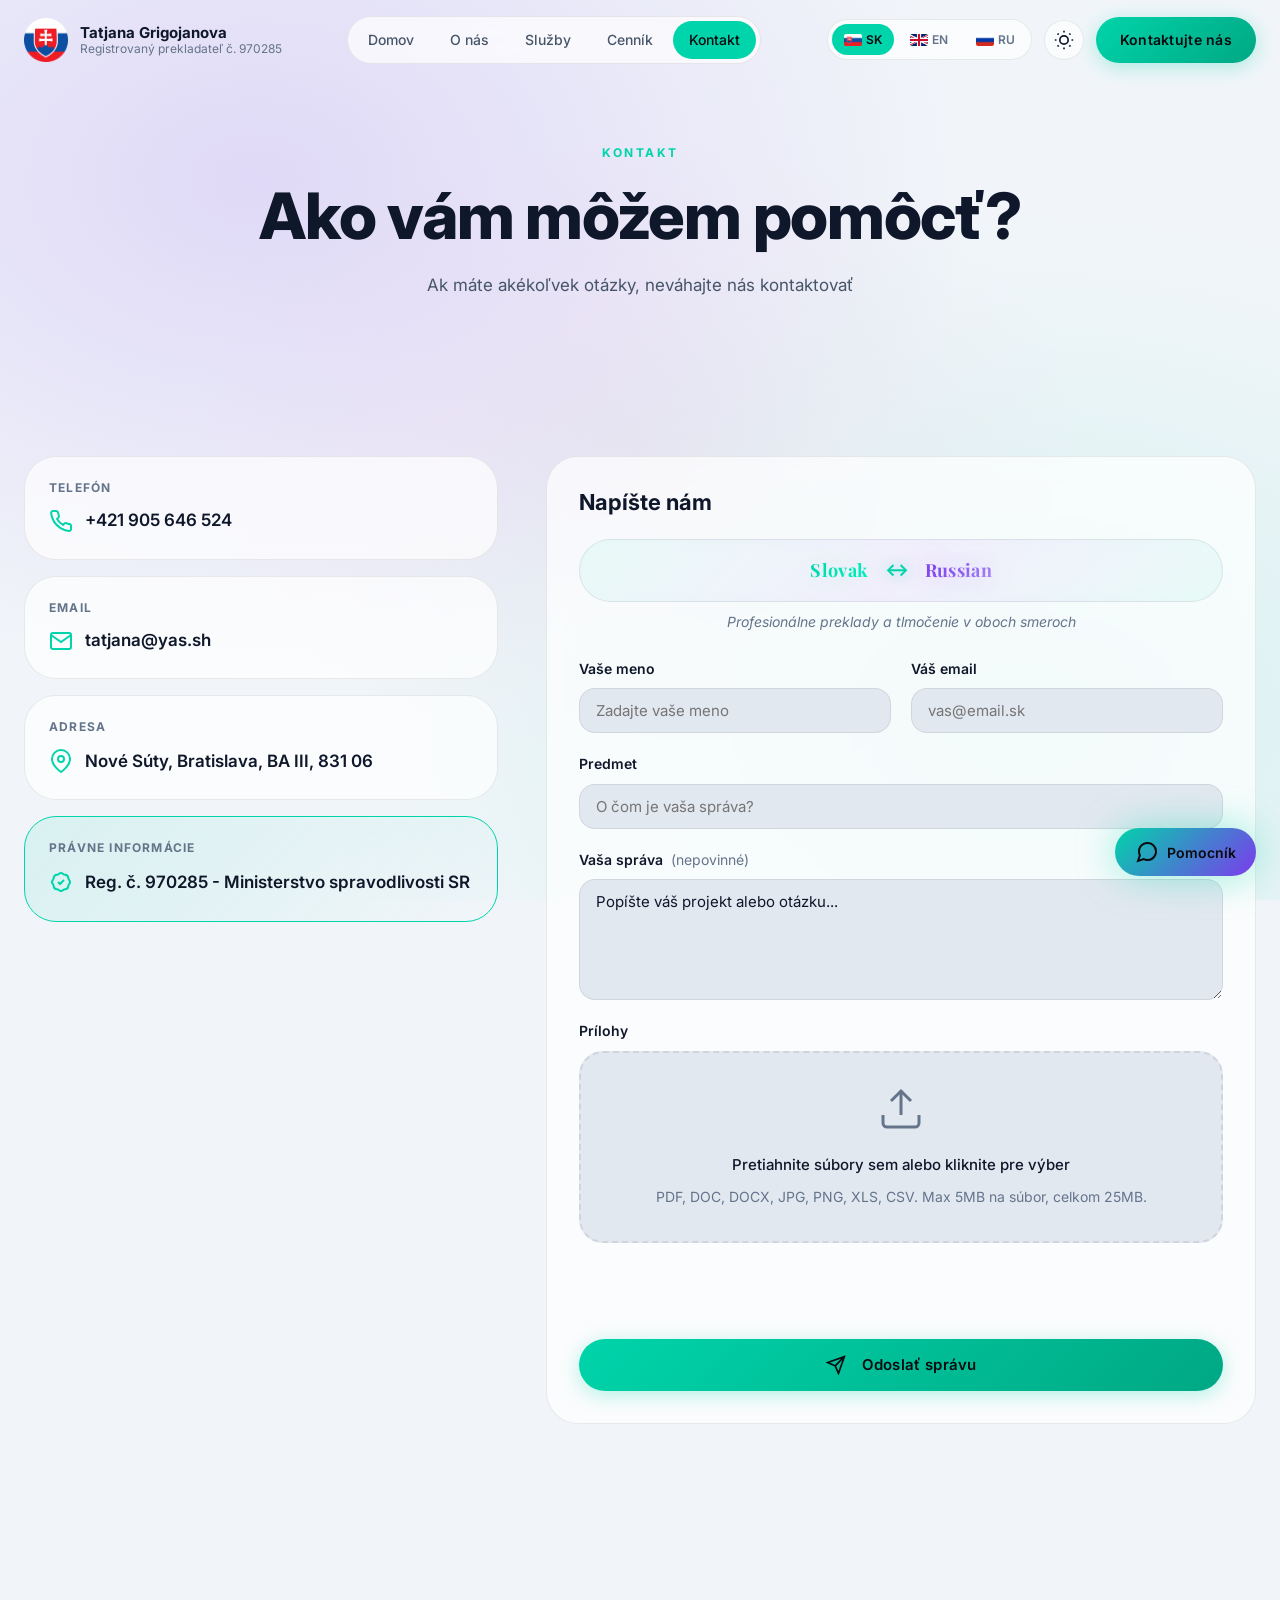
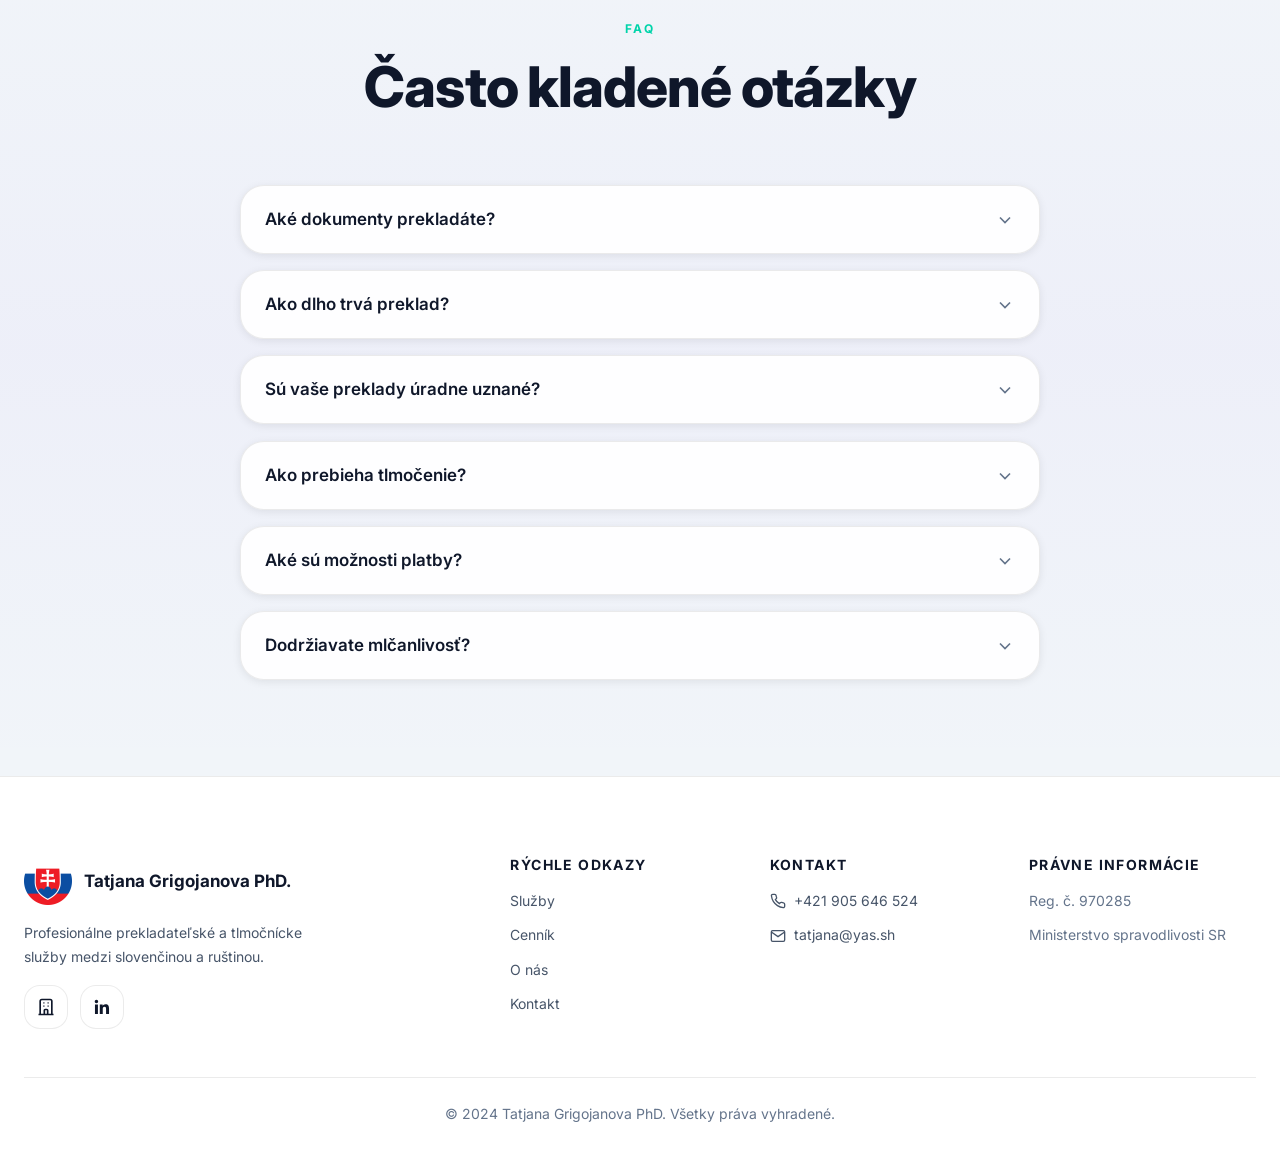
<file: contact.html>
<!DOCTYPE html>
<html lang="sk" data-theme="light">
<head>
  <meta charset="UTF-8">
  <meta name="viewport" content="width=device-width, initial-scale=1.0">
  <title>Kontakt - Tatjana Grigojanova PhD.</title>
  <meta name="description" content="Kontaktujte nás pre profesionálne prekladateľské služby. Telefón: +421 905 646 524, Email: tatjana@yas.sh">
  <link rel="canonical" href="https://tatjana.yas.sh/contact.html">
  
  <link rel="preconnect" href="https://fonts.googleapis.com">
  <link rel="preconnect" href="https://fonts.gstatic.com" crossorigin>
  <link href="https://fonts.googleapis.com/css2?family=Inter:wght@400;500;600;700;800&family=Playfair+Display:wght@600;700;800&display=swap" rel="stylesheet">
  
  <link rel="stylesheet" href="css/theme.css">
  <link rel="stylesheet" href="css/base.css">
  <link rel="stylesheet" href="css/animations.css">
  <link rel="stylesheet" href="css/components.css">
  
  <link rel="icon" type="image/png" href="assets/images/logo.png">
  
  <!-- Anti-FOUC: Prevent flash of unstyled content -->
  <style>
    .reveal, .reveal-left, .reveal-right, .reveal-scale {
      opacity: 0 !important;
      visibility: hidden !important;
    }
    .no-js .reveal, .no-js .reveal-left, .no-js .reveal-right, .no-js .reveal-scale,
    html.js-loaded .reveal, html.js-loaded .reveal-left, html.js-loaded .reveal-right, html.js-loaded .reveal-scale {
      opacity: 1 !important;
      visibility: visible !important;
    }
    [data-counter] {
      opacity: 0;
      transition: opacity 0.3s ease;
    }
    html.js-loaded [data-counter] {
      opacity: 1;
    }
  </style>
</head>
<body>
  <!-- Anti-FOUC script -->
  <script>
    (function() {
      document.documentElement.className = document.documentElement.className.replace(/\bno-js\b/g, '');
      document.documentElement.classList.add('js');
    })();
  </script>
  <a href="#main-content" class="skip-link" data-i18n="nav.skipToContent">Preskočiť na obsah</a>
  
  <!-- Header -->
  <header class="header" role="banner">
    <div class="container header-inner">
      <a href="index.html" class="logo" aria-label="Tatjana Grigojanova PhD. - Domov">
        <img src="assets/images/logo.png" alt="" width="44" height="44">
        <div class="logo-text">
          <span class="logo-name">Tatjana Grigojanova</span>
          <span class="logo-title" data-i18n="hero.badge">PhD.</span>
        </div>
      </a>
      
      <nav class="nav" role="navigation" aria-label="Hlavná navigácia">
        <a href="index.html" data-i18n="nav.home">Domov</a>
        <a href="about.html" data-i18n="nav.about">O nás</a>
        <a href="services.html" data-i18n="nav.services">Služby</a>
        <a href="pricing.html" data-i18n="nav.pricing">Cenník</a>
        <a href="contact.html" class="active" data-i18n="nav.contact" aria-current="page">Kontakt</a>
      </nav>
      
      <div class="header-actions">
        <div class="lang-switcher" role="group" aria-label="Výber jazyka">
          <button class="lang-btn active" data-lang="sk" onclick="setLanguage('sk')" aria-label="Slovenčina">
            <img src="assets/images/flag-sk.png" alt="" class="lang-flag" width="20" height="14"><span>SK</span>
          </button>
          <button class="lang-btn" data-lang="en" onclick="setLanguage('en')" aria-label="English">
            <img src="assets/images/flag-gb.png" alt="" class="lang-flag" width="20" height="14"><span>EN</span>
          </button>
          <button class="lang-btn" data-lang="ru" onclick="setLanguage('ru')" aria-label="Русский">
            <img src="assets/images/flag-ru.png" alt="" class="lang-flag" width="20" height="14"><span>RU</span>
          </button>
        </div>
        
        <button class="theme-toggle" onclick="toggleTheme()" aria-label="Prepnúť tmavý režim">
          <svg class="sun-icon" width="20" height="20" viewBox="0 0 24 24" fill="none" stroke="currentColor" stroke-width="2">
            <circle cx="12" cy="12" r="5"/>
            <path d="M12 1v2M12 21v2M4.22 4.22l1.42 1.42M18.36 18.36l1.42 1.42M1 12h2M21 12h2M4.22 19.78l1.42-1.42M18.36 5.64l1.42-1.42"/>
          </svg>
          <svg class="moon-icon" width="20" height="20" viewBox="0 0 24 24" fill="none" stroke="currentColor" stroke-width="2">
            <path d="M21 12.79A9 9 0 1 1 11.21 3 7 7 0 0 0 21 12.79z"/>
          </svg>
        </button>
        
        <a href="contact.html" class="btn btn-primary btn-cta" data-i18n="nav.cta">Kontaktujte nás</a>
        
        <button class="menu-toggle" aria-label="Menu" aria-expanded="false" aria-controls="mobile-menu">
          <svg width="24" height="24" viewBox="0 0 24 24" fill="none" stroke="currentColor" stroke-width="2"><path d="M3 12h18M3 6h18M3 18h18"/></svg>
        </button>
      </div>
    </div>
  </header>

  <!-- Mobile Menu -->
  <div class="mobile-menu-backdrop" aria-hidden="true"></div>
  <div class="mobile-menu" id="mobile-menu" role="dialog" aria-label="Mobilná navigácia" aria-hidden="true">
    <div class="mobile-menu-inner">
      <nav class="mobile-nav">
        <a href="index.html" data-i18n="nav.home">Domov</a>
        <a href="about.html" data-i18n="nav.about">O nás</a>
        <a href="services.html" data-i18n="nav.services">Služby</a>
        <a href="pricing.html" data-i18n="nav.pricing">Cenník</a>
        <a href="contact.html" class="active" data-i18n="nav.contact">Kontakt</a>
      </nav>
      <div class="mobile-lang-switcher">
        <button class="lang-btn active" data-lang="sk" onclick="setLanguage('sk')"><img src="assets/images/flag-sk.png" alt="" class="lang-flag"><span>Slovenčina</span></button>
        <button class="lang-btn" data-lang="en" onclick="setLanguage('en')"><img src="assets/images/flag-gb.png" alt="" class="lang-flag"><span>English</span></button>
        <button class="lang-btn" data-lang="ru" onclick="setLanguage('ru')"><img src="assets/images/flag-ru.png" alt="" class="lang-flag"><span>Русский</span></button>
      </div>
    </div>
  </div>

  <main id="main-content">
    <!-- Page Header -->
    <section class="page-header" aria-labelledby="page-title">
      <div class="container">
        <div class="page-header-content reveal">
          <span class="section-label" data-i18n="contact.label">KONTAKT</span>
          <h1 id="page-title" class="page-title" data-i18n="contact.title">Ako vám môžem pomôcť?</h1>
          <p class="page-subtitle" data-i18n="contact.subtitle">Ak máte akékoľvek otázky, neváhajte nás kontaktovať</p>
        </div>
      </div>
    </section>

    <!-- Contact Section -->
    <section class="section" aria-labelledby="contact-content">
      <div class="container">
        <div class="contact-layout">
          <!-- Contact Info -->
          <aside class="contact-info reveal">
            <div class="contact-card">
              <h3 class="contact-card-title" data-i18n="contact.info.phone">Telefón</h3>
              <a href="tel:+421905646524" class="contact-card-link">
                <svg width="24" height="24" viewBox="0 0 24 24" fill="none" stroke="currentColor" stroke-width="2">
                  <path d="M22 16.92v3a2 2 0 01-2.18 2 19.79 19.79 0 01-8.63-3.07 19.5 19.5 0 01-6-6 19.79 19.79 0 01-3.07-8.67A2 2 0 014.11 2h3a2 2 0 012 1.72c.127.96.361 1.903.7 2.81a2 2 0 01-.45 2.11L8.09 9.91a16 16 0 006 6l1.27-1.27a2 2 0 012.11-.45c.907.339 1.85.573 2.81.7A2 2 0 0122 16.92z"/>
                </svg>
                +421 905 646 524
              </a>
            </div>
            
            <div class="contact-card">
              <h3 class="contact-card-title" data-i18n="contact.info.email">Email</h3>
              <a href="mailto:tatjana@yas.sh" class="contact-card-link">
                <svg width="24" height="24" viewBox="0 0 24 24" fill="none" stroke="currentColor" stroke-width="2">
                  <path d="M4 4h16c1.1 0 2 .9 2 2v12c0 1.1-.9 2-2 2H4c-1.1 0-2-.9-2-2V6c0-1.1.9-2 2-2z"/>
                  <path d="M22 6l-10 7L2 6"/>
                </svg>
                tatjana@yas.sh
              </a>
            </div>
            
            <div class="contact-card">
              <h3 class="contact-card-title" data-i18n="contact.info.address">Adresa</h3>
              <p class="contact-card-text">
                <svg width="24" height="24" viewBox="0 0 24 24" fill="none" stroke="currentColor" stroke-width="2">
                  <path d="M21 10c0 7-9 13-9 13s-9-6-9-13a9 9 0 0118 0z"/>
                  <circle cx="12" cy="10" r="3"/>
                </svg>
                <span data-i18n="contact.addressValue">Nové Súty, Bratislava, BA III, 831 06</span>
              </p>
            </div>
            
            <div class="contact-card contact-card-highlight">
              <h3 class="contact-card-title" data-i18n="contact.info.legal">Právne informácie</h3>
              <p class="contact-card-text">
                <svg width="24" height="24" viewBox="0 0 24 24" fill="none" stroke="currentColor" stroke-width="2">
                  <path d="M9 12l2 2 4-4M7.835 4.697a3.42 3.42 0 001.946-.806 3.42 3.42 0 014.438 0 3.42 3.42 0 001.946.806 3.42 3.42 0 013.138 3.138 3.42 3.42 0 00.806 1.946 3.42 3.42 0 010 4.438 3.42 3.42 0 00-.806 1.946 3.42 3.42 0 01-3.138 3.138 3.42 3.42 0 00-1.946.806 3.42 3.42 0 01-4.438 0 3.42 3.42 0 00-1.946-.806 3.42 3.42 0 01-3.138-3.138 3.42 3.42 0 00-.806-1.946 3.42 3.42 0 010-4.438 3.42 3.42 0 00.806-1.946 3.42 3.42 0 013.138-3.138z"/>
                </svg>
                <span data-i18n="contact.legalValue">Reg. č. 970285 - Ministerstvo spravodlivosti SR</span>
              </p>
            </div>
          </aside>
          
          <!-- Contact Form -->
          <div class="contact-form-wrapper reveal delay-200">
            <h2 class="form-title" data-i18n="contact.form.title">Napíšte nám</h2>
            
            <!-- Bidirectional Language Badge -->
            <div class="lang-pair-badge">
              <span class="lang-badge-sk">Slovak</span>
              <span class="lang-badge-arrows">↔</span>
              <span class="lang-badge-ru">Russian</span>
            </div>
            <p class="lang-pair-subtitle" data-i18n="contact.langPairSubtitle">Professional Translation & Interpreting in Both Directions</p>

            <form id="contactForm" class="contact-form" action="#" method="POST">
              <!-- Honeypot -->
              <input type="text" name="website" id="website" autocomplete="off"
                     style="position:absolute; left:-9999px; height:0; width:0;" tabindex="-1">
              
              <div class="form-row">
                <div class="form-group">
                  <label for="name" class="form-label" data-i18n="contact.form.name">Vaše meno</label>
                  <input type="text" id="name" name="name" class="form-input" data-i18n-attr="placeholder" data-i18n="contact.form.namePlaceholder" required>
                </div>
                
                <div class="form-group">
                  <label for="email" class="form-label" data-i18n="contact.form.email">Váš email</label>
                  <input type="email" id="email" name="email" class="form-input" data-i18n-attr="placeholder" data-i18n="contact.form.emailPlaceholder" required>
                </div>
              </div>
              
              <div class="form-group">
                <label for="subject" class="form-label" data-i18n="contact.form.subject">Predmet</label>
                <input type="text" id="subject" name="subject" class="form-input" data-i18n-attr="placeholder" data-i18n="contact.form.subjectPlaceholder" required>
              </div>
              
              <div class="form-group">
                <label for="message" class="form-label">
                  <span data-i18n="contact.form.message">Vaša správa</span>
                  <span class="form-label-optional" data-i18n="contact.form.messageOptional">(nepovinné)</span>
                </label>
                <textarea id="message" name="message" class="form-textarea" rows="5" data-i18n-attr="placeholder" data-i18n="contact.form.messagePlaceholder" required></textarea>
              </div>
              
              <!-- File Upload -->
              <div class="form-group">
                <label class="form-label" data-i18n="contact.form.fileUpload">Prílohy</label>
                <div class="file-upload" id="dropZone">
                  <input type="file" id="fileUpload" name="attachments" multiple accept=".pdf,.doc,.docx,.jpg,.jpeg,.png,.xls,.xlsx,.csv" hidden>
                  <div class="file-upload-content">
                    <svg width="48" height="48" viewBox="0 0 24 24" fill="none" stroke="currentColor" stroke-width="1.5">
                      <path d="M21 15v4a2 2 0 01-2 2H5a2 2 0 01-2-2v-4"/>
                      <polyline points="17 8 12 3 7 8"/>
                      <line x1="12" y1="3" x2="12" y2="15"/>
                    </svg>
                    <p class="file-upload-text" data-i18n="contact.form.dragDrop">Pretiahnite súbory sem alebo kliknite pre výber</p>
                    <p class="file-upload-hint" data-i18n="contact.form.fileHint">PDF, DOC, DOCX, JPG, PNG, XLS, CSV. Max 5MB na súbor, celkom 25MB.</p>
                  </div>
                </div>
                <div class="file-list" id="fileList"></div>
              </div>
              
              <!-- Turnstile token holder -->
              <input type="hidden" name="cf-turnstile-response" id="tsToken" value="">
              
              <!-- Turnstile Widget -->
              <div class="turnstile-container">
                <div class="cf-turnstile"
                     data-sitekey="0x4AAAAAACkZFZIqRTJvAuJ-"
                     data-callback="onTurnstile"
                     data-expired-callback="onTurnstileExpired"
                     data-error-callback="onTurnstileError"></div>
              </div>
              
              <!-- Status Message -->
              <div class="form-status" id="contactStatus" role="status" aria-live="polite" style="display:none;"></div>
              
              <button type="submit" class="btn btn-primary btn-lg btn-full" id="sendBtn">
                <svg width="20" height="20" viewBox="0 0 24 24" fill="none" stroke="currentColor" stroke-width="2" style="margin-right: 8px;">
                  <path d="M22 2L11 13M22 2l-7 20-4-9-9-4 20-7z"/>
                </svg>
                <span id="sendBtnText" data-i18n="contact.form.submit">Odoslať správu</span>
              </button>
            </form>
          </div>
        </div>
      </div>
    </section>

    <!-- FAQ Section -->
    <section class="section section-alt" aria-labelledby="faq-title">
      <div class="container">
        <div class="section-header reveal">
          <span class="section-label" data-i18n="faq.label">FAQ</span>
          <h2 id="faq-title" class="section-title" data-i18n="faq.title">Často kladené otázky</h2>
        </div>
        
        <div class="faq-grid">
          <details class="faq-item reveal delay-100">
            <summary class="faq-question">
              <span data-i18n="faq.q1.question">Aké dokumenty prekladáte?</span>
              <svg class="faq-icon" width="20" height="20" viewBox="0 0 24 24" fill="none" stroke="currentColor" stroke-width="2">
                <path d="M6 9l6 6 6-6"/>
              </svg>
            </summary>
            <div class="faq-answer" data-i18n="faq.q1.answer">
              Prekladám širokú škálu dokumentov vrátane rodných listov, sobášnych listov, diplomov, právnych zmlúv, súdnych rozhodnutí, policajných správ a obchodných dokumentov.
            </div>
          </details>
          
          <details class="faq-item reveal delay-200">
            <summary class="faq-question">
              <span data-i18n="faq.q2.question">Ako dlho trvá preklad?</span>
              <svg class="faq-icon" width="20" height="20" viewBox="0 0 24 24" fill="none" stroke="currentColor" stroke-width="2">
                <path d="M6 9l6 6 6-6"/>
              </svg>
            </summary>
            <div class="faq-answer" data-i18n="faq.q2.answer">
              Štandardné dokumenty sú zvyčajne hotové do 24-48 hodín. Pre rozsiahlejšie projekty alebo expresné preklady vám pripravíme individuálnu cenovú ponuku.
            </div>
          </details>
          
          <details class="faq-item reveal delay-300">
            <summary class="faq-question">
              <span data-i18n="faq.q3.question">Sú vaše preklady úradne uznané?</span>
              <svg class="faq-icon" width="20" height="20" viewBox="0 0 24 24" fill="none" stroke="currentColor" stroke-width="2">
                <path d="M6 9l6 6 6-6"/>
              </svg>
            </summary>
            <div class="faq-answer" data-i18n="faq.q3.answer">
              Áno, som registrovaný prekladateľ pri Ministerstve spravodlivosti SR (č. 970285), takže moje preklady majú úradnú platnosť na všetkých úradoch na Slovensku.
            </div>
          </details>
          
          <details class="faq-item reveal delay-100">
            <summary class="faq-question">
              <span data-i18n="faq.q4.question">Ako prebieha tlmočenie?</span>
              <svg class="faq-icon" width="20" height="20" viewBox="0 0 24 24" fill="none" stroke="currentColor" stroke-width="2">
                <path d="M6 9l6 6 6-6"/>
              </svg>
            </summary>
            <div class="faq-answer" data-i18n="faq.q4.answer">
              Tlmočenie je možné osobne na mieste alebo online prostredníctvom videohovoru. Pre súdne a policajné tlmočenie je potrebná moja prítomnosť.
            </div>
          </details>
          
          <details class="faq-item reveal delay-200">
            <summary class="faq-question">
              <span data-i18n="faq.q5.question">Aké sú možnosti platby?</span>
              <svg class="faq-icon" width="20" height="20" viewBox="0 0 24 24" fill="none" stroke="currentColor" stroke-width="2">
                <path d="M6 9l6 6 6-6"/>
              </svg>
            </summary>
            <div class="faq-answer" data-i18n="faq.q5.answer">
              Akceptujem platbu v hotovosti, bankovým prevodom alebo kartou. Pre firemných klientov ponúkam aj fakturáciu so splatnosťou.
            </div>
          </details>
          
          <details class="faq-item reveal delay-300">
            <summary class="faq-question">
              <span data-i18n="faq.q6.question">Dodržiavate mlčanlivosť?</span>
              <svg class="faq-icon" width="20" height="20" viewBox="0 0 24 24" fill="none" stroke="currentColor" stroke-width="2">
                <path d="M6 9l6 6 6-6"/>
              </svg>
            </summary>
            <div class="faq-answer" data-i18n="faq.q6.answer">
              Absolútne. Všetky dokumenty a informácie sú prísne dôverné. Ako registrovaný prekladateľ som viazaný mlčanlivosťou podľa zákona.
            </div>
          </details>
        </div>
      </div>
    </section>
  </main>

  <!-- Footer -->
  <footer class="footer" role="contentinfo">
    <div class="container">
      <div class="footer-grid">
        <div class="footer-brand">
          <a href="index.html" class="footer-logo">
            <img src="assets/images/logo.png" alt="" width="48" height="48">
            <span>Tatjana Grigojanova PhD.</span>
          </a>
          <p class="footer-desc" data-i18n="footer.description">Profesionálne prekladateľské a tlmočnícke služby medzi slovenčinou a ruštinou.</p>
          <div class="footer-social">
            <a href="https://www.justice.gov.sk/registre/prekladatelia/prekladatel_10651" target="_blank" rel="noopener noreferrer" aria-label="Register prekladateľov">
              <svg width="20" height="20" viewBox="0 0 24 24" fill="none" stroke="currentColor" stroke-width="2"><path d="M19 21V5a2 2 0 00-2-2H7a2 2 0 00-2 2v16m14 0h2m-2 0h-5m-9 0H3m2 0h5M9 7h1m-1 4h1m4-4h1m-1 4h1m-5 10v-5a1 1 0 011-1h2a1 1 0 011 1v5m-4 0h4"/></svg>
            </a>
            <a href="https://www.linkedin.com/in/tatiana-grigorjanova-b9baa656/" target="_blank" rel="noopener noreferrer" aria-label="LinkedIn">
              <svg width="20" height="20" viewBox="0 0 24 24" fill="currentColor"><path d="M20.447 20.452h-3.554v-5.569c0-1.328-.027-3.037-1.852-3.037-1.853 0-2.136 1.445-2.136 2.939v5.667H9.351V9h3.414v1.561h.046c.477-.9 1.637-1.85 3.37-1.85 3.601 0 4.267 2.37 4.267 5.455v6.286zM5.337 7.433c-1.144 0-2.063-.926-2.063-2.065 0-1.138.92-2.063 2.063-2.063 1.14 0 2.064.925 2.064 2.063 0 1.139-.925 2.065-2.064 2.065zm1.782 13.019H3.555V9h3.564v11.452z"/></svg>
            </a>
          </div>
        </div>
        <div class="footer-nav">
          <h4 class="footer-title" data-i18n="footer.quickLinks">Rýchle odkazy</h4>
          <ul>
            <li><a href="services.html" data-i18n="nav.services">Služby</a></li>
            <li><a href="pricing.html" data-i18n="nav.pricing">Cenník</a></li>
            <li><a href="about.html" data-i18n="nav.about">O nás</a></li>
            <li><a href="contact.html" data-i18n="nav.contact">Kontakt</a></li>
          </ul>
        </div>
        <div class="footer-contact">
          <h4 class="footer-title" data-i18n="nav.contact">Kontakt</h4>
          <ul>
            <li><a href="tel:+421905646524"><svg width="16" height="16" viewBox="0 0 24 24" fill="none" stroke="currentColor" stroke-width="2"><path d="M22 16.92v3a2 2 0 01-2.18 2 19.79 19.79 0 01-8.63-3.07 19.5 19.5 0 01-6-6 19.79 19.79 0 01-3.07-8.67A2 2 0 014.11 2h3a2 2 0 012 1.72c.127.96.361 1.903.7 2.81a2 2 0 01-.45 2.11L8.09 9.91a16 16 0 006 6l1.27-1.27a2 2 0 012.11-.45c.907.339 1.85.573 2.81.7A2 2 0 0122 16.92z"/></svg>+421 905 646 524</a></li>
            <li><a href="mailto:tatjana@yas.sh"><svg width="16" height="16" viewBox="0 0 24 24" fill="none" stroke="currentColor" stroke-width="2"><path d="M4 4h16c1.1 0 2 .9 2 2v12c0 1.1-.9 2-2 2H4c-1.1 0-2-.9-2-2V6c0-1.1.9-2 2-2z"/><path d="M22 6l-10 7L2 6"/></svg>tatjana@yas.sh</a></li>
          </ul>
        </div>
        <div class="footer-legal">
          <h4 class="footer-title" data-i18n="footer.legalInfo">Právne informácie</h4>
          <ul>
            <li>Reg. č. 970285</li>
            <li>Ministerstvo spravodlivosti SR</li>
          </ul>
        </div>
      </div>
      <div class="footer-bottom">
        <p class="footer-copyright" data-i18n="footer.copyright">© 2024 Tatjana Grigojanova PhD. Všetky práva vyhradené.</p>
      </div>
    </div>
  </footer>

  <!-- Help Bot -->
  <div class="bot-container">
    <button class="bot-toggle" id="botToggle" aria-label="Otvoriť chat" aria-expanded="false" aria-controls="botPanel">
      <svg class="bot-icon-open" width="24" height="24" viewBox="0 0 24 24" fill="none" stroke="currentColor" stroke-width="2"><path d="M21 11.5a8.38 8.38 0 01-.9 3.8 8.5 8.5 0 01-7.6 4.7 8.38 8.38 0 01-3.8-.9L3 21l1.9-5.7a8.38 8.38 0 01-.9-3.8 8.5 8.5 0 014.7-7.6 8.38 8.38 0 013.8-.9h.5a8.48 8.48 0 018 8v.5z"/></svg>
      <svg class="bot-icon-close" width="24" height="24" viewBox="0 0 24 24" fill="none" stroke="currentColor" stroke-width="2"><path d="M18 6L6 18M6 6l12 12"/></svg>
      <span class="bot-label" data-i18n="bot.toggleLabel">Pomocník</span>
    </button>
    <div class="bot-panel" id="botPanel" role="dialog" aria-label="Chat asistent" aria-hidden="true">
      <div class="bot-header">
        <div class="bot-avatar"><img src="assets/images/logo.png" alt=""></div>
        <div class="bot-info">
          <h4 class="bot-title" data-i18n="bot.title">Váš asistent</h4>
          <p class="bot-subtitle" data-i18n="bot.subtitle">Spýtajte sa na ceny, služby alebo postup</p>
        </div>
        <button class="bot-close" id="botClose" aria-label="Zavrieť chat"><svg width="20" height="20" viewBox="0 0 24 24" fill="none" stroke="currentColor" stroke-width="2"><path d="M18 6L6 18M6 6l12 12"/></svg></button>
      </div>
      <div class="bot-messages" id="botMessages" role="log" aria-live="polite" aria-atomic="false"></div>
      <div class="bot-input-container">
        <input type="text" class="bot-input" id="botInput" data-i18n-attr="placeholder" data-i18n="bot.placeholder" aria-label="Správa">
        <button class="bot-send" id="botSend" aria-label="Odoslať správu"><svg width="20" height="20" viewBox="0 0 24 24" fill="none" stroke="currentColor" stroke-width="2"><path d="M22 2L11 13M22 2l-7 20-4-9-9-4 20-7z"/></svg></button>
      </div>
    </div>
  </div>

  <!-- Cloudflare Turnstile -->
  <script src="https://challenges.cloudflare.com/turnstile/v0/api.js" async defer></script>
  
  <!-- Scripts -->
  <script src="i18n/translations.js"></script>
  <script src="js/i18n.js"></script>
  <script src="js/app.js"></script>
  <script src="js/bot.js"></script>
  
  <!-- Contact Form with Turnstile Integration -->
  <script>
    (function() {
      const WEBHOOK_URL = "https://n8n.elsaadouni.com/webhook/papki";
      const WEBHOOK_SECRET = "Mj1msc_6SVu12tPqCxvPka_AbC5tkSLZU5yIbPUs3Oc";
      
      const form = document.getElementById("contactForm");
      const btn = document.getElementById("sendBtn");
      const btnText = document.getElementById("sendBtnText");
      const statusEl = document.getElementById("contactStatus");
      const fileUpload = document.getElementById("fileUpload");
      const dropZone = document.getElementById("dropZone");
      const fileList = document.getElementById("fileList");
      let attachedFiles = [];
      
      // Get current language from URL or HTML
      function getCurrentLang() {
        const urlParams = new URLSearchParams(window.location.search);
        const urlLang = urlParams.get('lang');
        if (urlLang && ['sk', 'en', 'ru'].includes(urlLang)) return urlLang;
        const htmlLang = document.documentElement.lang;
        if (htmlLang && ['sk', 'en', 'ru'].includes(htmlLang)) return htmlLang;
        return 'sk';
      }
      
      function showStatus(msg, ok = true) {
        statusEl.style.display = "block";
        statusEl.textContent = msg;
        statusEl.className = "form-status " + (ok ? "success" : "error");
      }
      
      // File upload handling
      function formatFileSize(bytes) {
        if (bytes === 0) return '0 B';
        const k = 1024;
        const sizes = ['B', 'KB', 'MB'];
        const i = Math.floor(Math.log(bytes) / Math.log(k));
        return parseFloat((bytes / Math.pow(k, i)).toFixed(1)) + ' ' + sizes[i];
      }
      
      function renderFileList() {
        fileList.innerHTML = '';
        attachedFiles.forEach((file, index) => {
          const item = document.createElement('div');
          item.className = 'file-item';
          item.innerHTML = `
            <svg class="file-item-icon" width="20" height="20" viewBox="0 0 24 24" fill="none" stroke="currentColor" stroke-width="2">
              <path d="M14 2H6a2 2 0 00-2 2v16a2 2 0 002 2h12a2 2 0 002-2V8z"/>
              <polyline points="14 2 14 8 20 8"/>
            </svg>
            <div class="file-item-info">
              <span class="file-item-name">${file.name}</span>
              <span class="file-item-size">${formatFileSize(file.size)}</span>
            </div>
            <button type="button" class="file-item-remove" data-index="${index}" aria-label="Remove file">
              <svg width="16" height="16" viewBox="0 0 24 24" fill="none" stroke="currentColor" stroke-width="2">
                <line x1="18" y1="6" x2="6" y2="18"/>
                <line x1="6" y1="6" x2="18" y2="18"/>
              </svg>
            </button>
          `;
          fileList.appendChild(item);
        });
        
        // Add remove handlers
        fileList.querySelectorAll('.file-item-remove').forEach(btn => {
          btn.addEventListener('click', (e) => {
            const index = parseInt(e.currentTarget.dataset.index);
            attachedFiles.splice(index, 1);
            renderFileList();
          });
        });
      }
      
      if (dropZone && fileUpload) {
        dropZone.addEventListener('click', () => fileUpload.click());
        
        dropZone.addEventListener('dragover', (e) => {
          e.preventDefault();
          dropZone.classList.add('drag-over');
        });
        
        dropZone.addEventListener('dragleave', () => {
          dropZone.classList.remove('drag-over');
        });
        
        dropZone.addEventListener('drop', (e) => {
          e.preventDefault();
          dropZone.classList.remove('drag-over');
          const files = Array.from(e.dataTransfer.files);
          attachedFiles = attachedFiles.concat(files);
          renderFileList();
        });
        
        fileUpload.addEventListener('change', (e) => {
          const files = Array.from(e.target.files);
          attachedFiles = attachedFiles.concat(files);
          renderFileList();
          fileUpload.value = '';
        });
      }
      
      // Global Turnstile callbacks
      window.onTurnstile = (token) => {
        document.getElementById("tsToken").value = token || "";
      };
      window.onTurnstileExpired = () => {
        document.getElementById("tsToken").value = "";
      };
      window.onTurnstileError = (err) => {
        document.getElementById("tsToken").value = "";
        console.error("Turnstile error:", err);
      };
      
      form.addEventListener("submit", async (e) => {
        e.preventDefault();
        
        const hp = (document.getElementById("website").value || "").trim();
        if (hp) return; // bot filled honeypot
        
        const name = (document.getElementById("name").value || "").trim();
        const email = (document.getElementById("email").value || "").trim();
        const subject = (document.getElementById("subject").value || "").trim();
        const message = (document.getElementById("message").value || "").trim();
        const tsToken = (document.getElementById("tsToken").value || "").trim();
        
        if (!tsToken) {
          const lang = getCurrentLang();
          const msg = lang === 'en' ? 'Please complete the captcha verification.' : 
                      lang === 'ru' ? 'Пожалуйста, завершите проверку капчи.' : 
                      'Prosím, dokončite captcha overenie.';
          showStatus(msg, false);
          return;
        }
        
        btn.disabled = true;
        const originalBtnText = btnText.textContent;
        const lang = getCurrentLang();
        btnText.textContent = lang === 'en' ? "Sending..." : lang === 'ru' ? "Отправка..." : "Odosielam...";
        
        try {
          const formData = new FormData();
          formData.append("secret", WEBHOOK_SECRET);
          formData.append("name", name);
          formData.append("email", email);
          formData.append("subject", subject);
          formData.append("message", message);
          formData.append("page", window.location.href);
          formData.append("website", hp);
          formData.append("cf-turnstile-response", tsToken);
          
          // Add files
          attachedFiles.forEach((file, index) => {
            formData.append(`attachment_${index}`, file);
          });
          
          const res = await fetch(WEBHOOK_URL, {
            method: "POST",
            mode: "cors",
            credentials: "omit",
            headers: {
              "Origin": window.location.origin
            },
            body: formData,
          });
          
          const text = await res.text();
          let parsed; try { parsed = JSON.parse(text); } catch { parsed = text; }
          
          if (!res.ok) {
            console.error("Webhook error:", res.status, parsed);
            throw new Error("HTTP " + res.status);
          }
          
          const lang = getCurrentLang();
          const successMsg = lang === 'en' ? "Thank you for your message. I will get back to you soon!" : 
                             lang === 'ru' ? "Спасибо за ваше сообщение. Я свяжусь с вами скоро!" : 
                             "Ďakujem za vašu správu. Ozvem sa vám čoskoro!";
          showStatus(successMsg, true);
          form.reset();
          attachedFiles = [];
          renderFileList();
          document.getElementById("tsToken").value = "";
          if (window.turnstile) turnstile.reset();
        } catch (err) {
          console.error("Contact submit failed:", err);
          const lang = getCurrentLang();
          let errorMsg;
          // Check if it's a CORS or network error
          if (err.name === 'TypeError' && err.message === 'Failed to fetch') {
            errorMsg = lang === 'en' 
              ? "Network error. Please email us directly at tatjana@yas.sh" 
              : lang === 'ru' 
              ? "Ошибка сети. Пожалуйста, напишите нам напрямую на tatjana@yas.sh" 
              : "Chyba siete. Prosím, napíšte nám priamo na tatjana@yas.sh";
          } else {
            errorMsg = lang === 'en' ? "Failed to send. Please try again." : 
                       lang === 'ru' ? "Не удалось отправить. Пожалуйста, попробуйте снова." : 
                       "Nepodarilo sa odoslať. Skúste to znova.";
          }
          showStatus(errorMsg, false);
        } finally {
          btn.disabled = false;
          btnText.textContent = originalBtnText;
        }
      });
    })();
  </script>
</body>
</html>
</file>
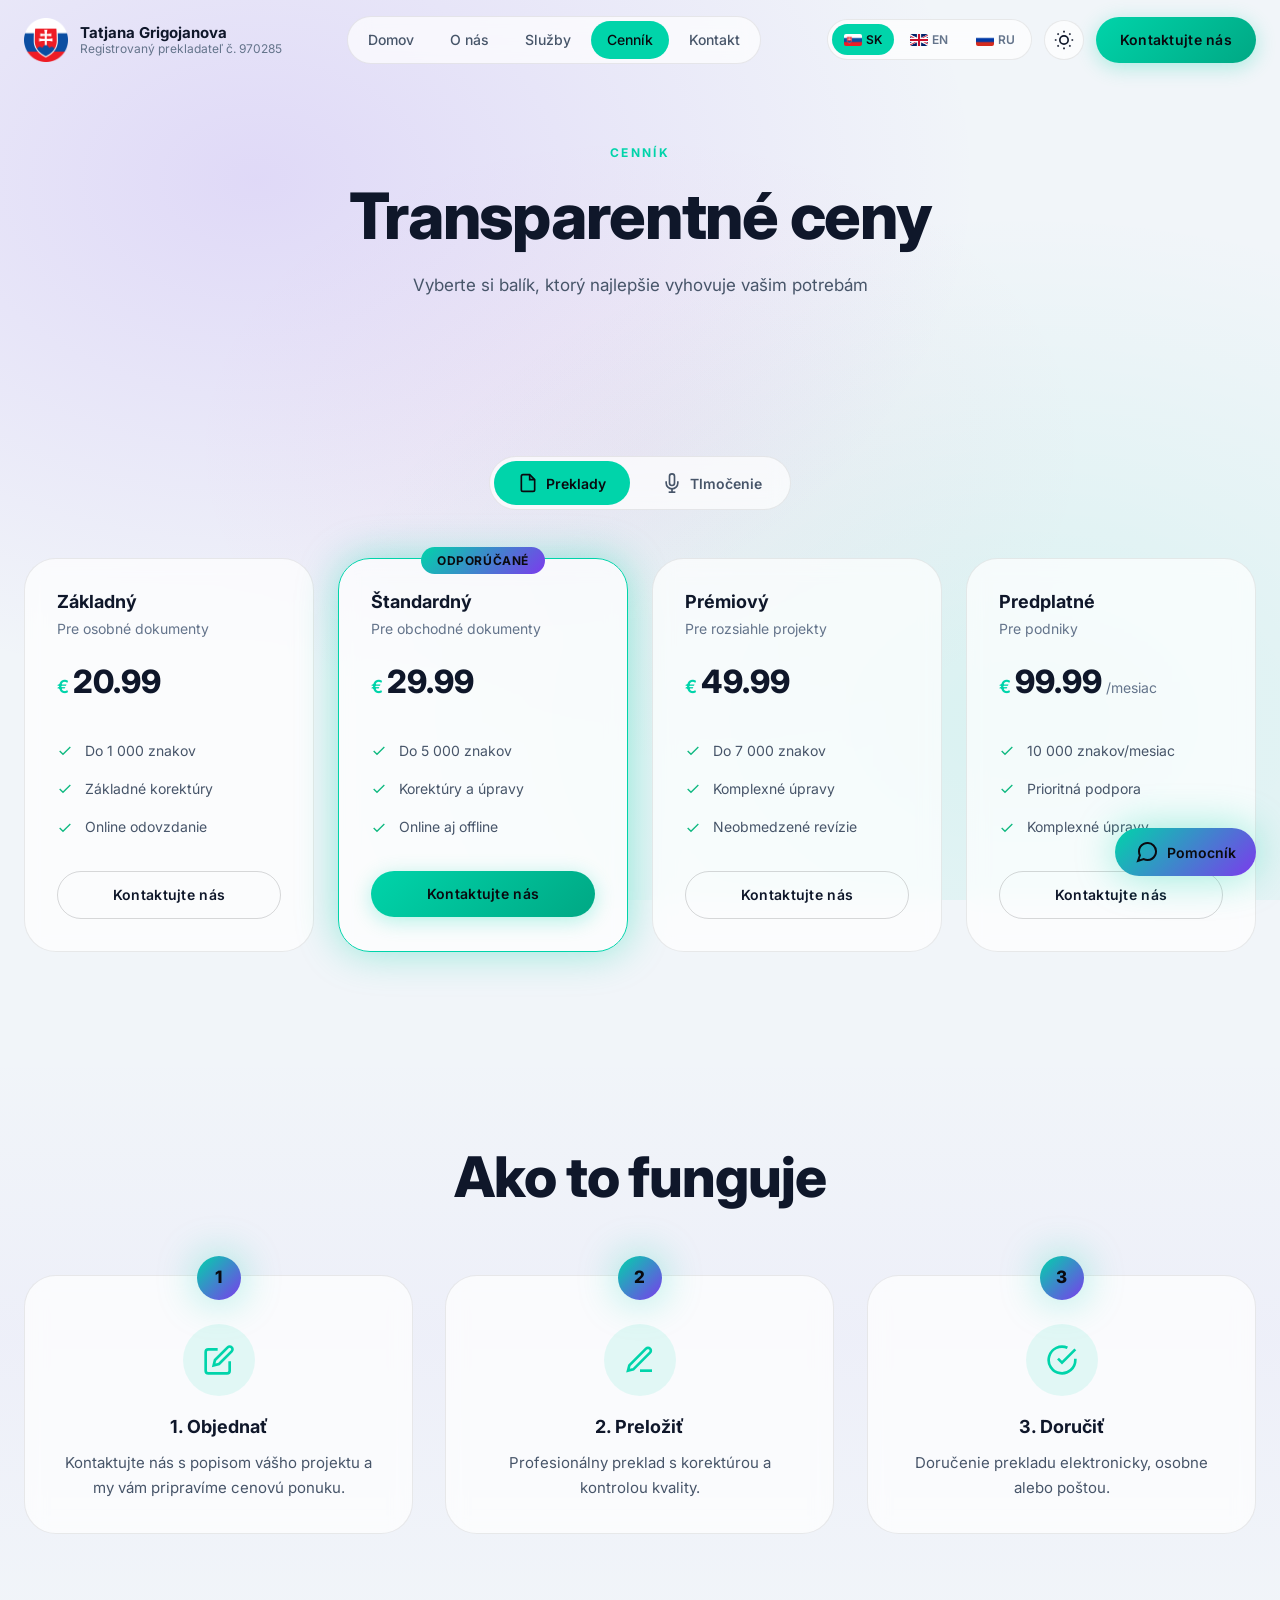
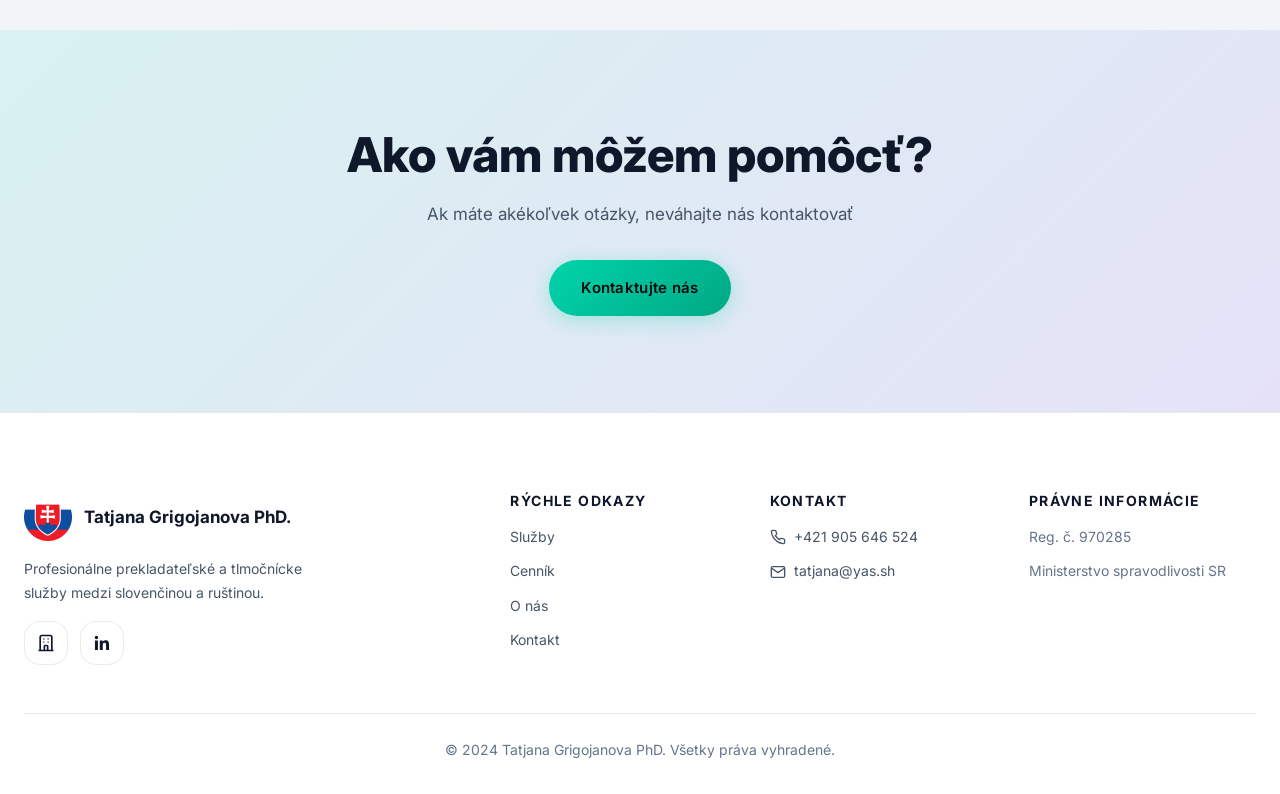
<file: pricing.html>
<!DOCTYPE html>
<html lang="sk" data-theme="light">
<head>
  <meta charset="UTF-8">
  <meta name="viewport" content="width=device-width, initial-scale=1.0">
  <title>Cenník - Tatjana Grigojanova PhD.</title>
  <meta name="description" content="Transparentné ceny prekladateľských a tlmočníckych služieb. Vyberte si balík podľa vašich potrieb.">
  <link rel="canonical" href="https://tatjana.yas.sh/pricing.html">
  
  <link rel="preconnect" href="https://fonts.googleapis.com">
  <link rel="preconnect" href="https://fonts.gstatic.com" crossorigin>
  <link href="https://fonts.googleapis.com/css2?family=Inter:wght@400;500;600;700;800&family=Playfair+Display:wght@600;700&display=swap" rel="stylesheet">
  
  <link rel="stylesheet" href="css/theme.css">
  <link rel="stylesheet" href="css/base.css">
  <link rel="stylesheet" href="css/animations.css">
  <link rel="stylesheet" href="css/components.css">
  
  <link rel="icon" type="image/png" href="assets/images/logo.png">
  
  <!-- Anti-FOUC: Prevent flash of unstyled content -->
  <style>
    .reveal, .reveal-left, .reveal-right, .reveal-scale {
      opacity: 0 !important;
      visibility: hidden !important;
    }
    .no-js .reveal, .no-js .reveal-left, .no-js .reveal-right, .no-js .reveal-scale,
    html.js-loaded .reveal, html.js-loaded .reveal-left, html.js-loaded .reveal-right, html.js-loaded .reveal-scale {
      opacity: 1 !important;
      visibility: visible !important;
    }
    [data-counter] {
      opacity: 0;
      transition: opacity 0.3s ease;
    }
    html.js-loaded [data-counter] {
      opacity: 1;
    }
  </style>
</head>
<body>
  <!-- Anti-FOUC script -->
  <script>
    (function() {
      document.documentElement.className = document.documentElement.className.replace(/\bno-js\b/g, '');
      document.documentElement.classList.add('js');
    })();
  </script>
  <a href="#main-content" class="skip-link" data-i18n="nav.skipToContent">Preskočiť na obsah</a>
  
  <!-- Header -->
  <header class="header" role="banner">
    <div class="container header-inner">
      <a href="index.html" class="logo" aria-label="Tatjana Grigojanova PhD. - Domov">
        <img src="assets/images/logo.png" alt="" width="44" height="44">
        <div class="logo-text">
          <span class="logo-name">Tatjana Grigojanova</span>
          <span class="logo-title" data-i18n="hero.badge">PhD.</span>
        </div>
      </a>
      
      <nav class="nav" role="navigation" aria-label="Hlavná navigácia">
        <a href="index.html" data-i18n="nav.home">Domov</a>
        <a href="about.html" data-i18n="nav.about">O nás</a>
        <a href="services.html" data-i18n="nav.services">Služby</a>
        <a href="pricing.html" class="active" data-i18n="nav.pricing" aria-current="page">Cenník</a>
        <a href="contact.html" data-i18n="nav.contact">Kontakt</a>
      </nav>
      
      <div class="header-actions">
        <div class="lang-switcher" role="group" aria-label="Výber jazyka">
          <button class="lang-btn active" data-lang="sk" onclick="setLanguage('sk')" aria-label="Slovenčina">
            <img src="assets/images/flag-sk.png" alt="" class="lang-flag" width="20" height="14"><span>SK</span>
          </button>
          <button class="lang-btn" data-lang="en" onclick="setLanguage('en')" aria-label="English">
            <img src="assets/images/flag-gb.png" alt="" class="lang-flag" width="20" height="14"><span>EN</span>
          </button>
          <button class="lang-btn" data-lang="ru" onclick="setLanguage('ru')" aria-label="Русский">
            <img src="assets/images/flag-ru.png" alt="" class="lang-flag" width="20" height="14"><span>RU</span>
          </button>
        </div>
        
        <button class="theme-toggle" onclick="toggleTheme()" aria-label="Prepnúť tmavý režim">
          <svg class="sun-icon" width="20" height="20" viewBox="0 0 24 24" fill="none" stroke="currentColor" stroke-width="2">
            <circle cx="12" cy="12" r="5"/>
            <path d="M12 1v2M12 21v2M4.22 4.22l1.42 1.42M18.36 18.36l1.42 1.42M1 12h2M21 12h2M4.22 19.78l1.42-1.42M18.36 5.64l1.42-1.42"/>
          </svg>
          <svg class="moon-icon" width="20" height="20" viewBox="0 0 24 24" fill="none" stroke="currentColor" stroke-width="2">
            <path d="M21 12.79A9 9 0 1 1 11.21 3 7 7 0 0 0 21 12.79z"/>
          </svg>
        </button>
        
        <a href="contact.html" class="btn btn-primary btn-cta" data-i18n="nav.cta">Kontaktujte nás</a>
        
        <button class="menu-toggle" aria-label="Menu" aria-expanded="false" aria-controls="mobile-menu">
          <svg width="24" height="24" viewBox="0 0 24 24" fill="none" stroke="currentColor" stroke-width="2"><path d="M3 12h18M3 6h18M3 18h18"/></svg>
        </button>
      </div>
    </div>
  </header>

  <!-- Mobile Menu -->
  <div class="mobile-menu-backdrop" aria-hidden="true"></div>
  <div class="mobile-menu" id="mobile-menu" role="dialog" aria-label="Mobilná navigácia" aria-hidden="true">
    <div class="mobile-menu-inner">
      <nav class="mobile-nav">
        <a href="index.html" data-i18n="nav.home">Domov</a>
        <a href="about.html" data-i18n="nav.about">O nás</a>
        <a href="services.html" data-i18n="nav.services">Služby</a>
        <a href="pricing.html" class="active" data-i18n="nav.pricing">Cenník</a>
        <a href="contact.html" data-i18n="nav.contact">Kontakt</a>
      </nav>
      <div class="mobile-lang-switcher">
        <button class="lang-btn active" data-lang="sk" onclick="setLanguage('sk')"><img src="assets/images/flag-sk.png" alt="" class="lang-flag"><span>Slovenčina</span></button>
        <button class="lang-btn" data-lang="en" onclick="setLanguage('en')"><img src="assets/images/flag-gb.png" alt="" class="lang-flag"><span>English</span></button>
        <button class="lang-btn" data-lang="ru" onclick="setLanguage('ru')"><img src="assets/images/flag-ru.png" alt="" class="lang-flag"><span>Русский</span></button>
      </div>
    </div>
  </div>

  <main id="main-content">
    <!-- Page Header -->
    <section class="page-header" aria-labelledby="page-title">
      <div class="container">
        <div class="page-header-content reveal">
          <span class="section-label" data-i18n="pricing.label">CENNÍK</span>
          <h1 id="page-title" class="page-title" data-i18n="pricing.title">Transparentné ceny</h1>
          <p class="page-subtitle" data-i18n="pricing.subtitle">Vyberte si balík, ktorý najlepšie vyhovuje vašim potrebám</p>
        </div>
      </div>
    </section>

    <!-- Pricing Section -->
    <section class="section" aria-labelledby="pricing-tabs">
      <div class="container">
        <!-- Tab Switcher -->
        <div class="pricing-tabs reveal" role="tablist" aria-label="Výber typu služby">
          <button class="pricing-tab active" role="tab" aria-selected="true" aria-controls="translations-panel" id="translations-tab" onclick="switchPricingTab('translations')">
            <svg width="20" height="20" viewBox="0 0 24 24" fill="none" stroke="currentColor" stroke-width="2">
              <path d="M14 2H6a2 2 0 00-2 2v16a2 2 0 002 2h12a2 2 0 002-2V8z"/>
              <path d="M14 2v6h6"/>
            </svg>
            <span data-i18n="pricing.tabs.translations">Preklady</span>
          </button>
          <button class="pricing-tab" role="tab" aria-selected="false" aria-controls="interpreting-panel" id="interpreting-tab" onclick="switchPricingTab('interpreting')">
            <svg width="20" height="20" viewBox="0 0 24 24" fill="none" stroke="currentColor" stroke-width="2">
              <path d="M12 1a3 3 0 00-3 3v8a3 3 0 006 0V4a3 3 0 00-3-3z"/>
              <path d="M19 10v2a7 7 0 01-14 0v-2"/>
              <line x1="12" y1="19" x2="12" y2="23"/>
              <line x1="8" y1="23" x2="16" y2="23"/>
            </svg>
            <span data-i18n="pricing.tabs.interpreting">Tlmočenie</span>
          </button>
        </div>

        <!-- Translation Pricing -->
        <div id="translations-panel" class="pricing-panel active" role="tabpanel" aria-labelledby="translations-tab">
          <div class="pricing-grid">
            <!-- Basic -->
            <div class="pricing-card reveal delay-100">
              <div class="pricing-card-header">
                <h3 class="pricing-card-name" data-i18n="pricing.packages.basic.name">Základný</h3>
                <p class="pricing-card-desc" data-i18n="pricing.packages.basic.desc">Pre osobné dokumenty</p>
              </div>
              <div class="pricing-card-price">
                <span class="price-currency">€</span>
                <span class="price-value">20.99</span>
              </div>
              <ul class="pricing-card-features">
                <li><svg width="16" height="16" viewBox="0 0 24 24" fill="none" stroke="currentColor" stroke-width="2"><path d="M20 6L9 17l-5-5"/></svg><span data-i18n="pricing.packages.basic.feature1">Do 1 000 znakov</span></li>
                <li><svg width="16" height="16" viewBox="0 0 24 24" fill="none" stroke="currentColor" stroke-width="2"><path d="M20 6L9 17l-5-5"/></svg><span data-i18n="pricing.packages.basic.feature2">Základné korektúry</span></li>
                <li><svg width="16" height="16" viewBox="0 0 24 24" fill="none" stroke="currentColor" stroke-width="2"><path d="M20 6L9 17l-5-5"/></svg><span data-i18n="pricing.packages.basic.feature3">Online odovzdanie</span></li>
              </ul>
              <a href="contact.html" class="btn btn-outline btn-full" data-i18n="pricing.cta">Kontaktujte nás</a>
            </div>

            <!-- Standard (Recommended) -->
            <div class="pricing-card pricing-card-featured reveal delay-200">
              <div class="pricing-badge" data-i18n="pricing.recommended">Odporúčané</div>
              <div class="pricing-card-header">
                <h3 class="pricing-card-name" data-i18n="pricing.packages.standard.name">Štandardný</h3>
                <p class="pricing-card-desc" data-i18n="pricing.packages.standard.desc">Pre obchodné dokumenty</p>
              </div>
              <div class="pricing-card-price">
                <span class="price-currency">€</span>
                <span class="price-value">29.99</span>
              </div>
              <ul class="pricing-card-features">
                <li><svg width="16" height="16" viewBox="0 0 24 24" fill="none" stroke="currentColor" stroke-width="2"><path d="M20 6L9 17l-5-5"/></svg><span data-i18n="pricing.packages.standard.feature1">Do 5 000 znakov</span></li>
                <li><svg width="16" height="16" viewBox="0 0 24 24" fill="none" stroke="currentColor" stroke-width="2"><path d="M20 6L9 17l-5-5"/></svg><span data-i18n="pricing.packages.standard.feature2">Korektúry a úpravy</span></li>
                <li><svg width="16" height="16" viewBox="0 0 24 24" fill="none" stroke="currentColor" stroke-width="2"><path d="M20 6L9 17l-5-5"/></svg><span data-i18n="pricing.packages.standard.feature3">Online aj offline</span></li>
              </ul>
              <a href="contact.html" class="btn btn-primary btn-full" data-i18n="pricing.cta">Kontaktujte nás</a>
            </div>

            <!-- Premium -->
            <div class="pricing-card reveal delay-300">
              <div class="pricing-card-header">
                <h3 class="pricing-card-name" data-i18n="pricing.packages.premium.name">Prémiový</h3>
                <p class="pricing-card-desc" data-i18n="pricing.packages.premium.desc">Pre rozsiahle projekty</p>
              </div>
              <div class="pricing-card-price">
                <span class="price-currency">€</span>
                <span class="price-value">49.99</span>
              </div>
              <ul class="pricing-card-features">
                <li><svg width="16" height="16" viewBox="0 0 24 24" fill="none" stroke="currentColor" stroke-width="2"><path d="M20 6L9 17l-5-5"/></svg><span data-i18n="pricing.packages.premium.feature1">Do 7 000 znakov</span></li>
                <li><svg width="16" height="16" viewBox="0 0 24 24" fill="none" stroke="currentColor" stroke-width="2"><path d="M20 6L9 17l-5-5"/></svg><span data-i18n="pricing.packages.premium.feature2">Komplexné úpravy</span></li>
                <li><svg width="16" height="16" viewBox="0 0 24 24" fill="none" stroke="currentColor" stroke-width="2"><path d="M20 6L9 17l-5-5"/></svg><span data-i18n="pricing.packages.premium.feature3">Neobmedzené revízie</span></li>
              </ul>
              <a href="contact.html" class="btn btn-outline btn-full" data-i18n="pricing.cta">Kontaktujte nás</a>
            </div>

            <!-- Subscription -->
            <div class="pricing-card reveal delay-400">
              <div class="pricing-card-header">
                <h3 class="pricing-card-name" data-i18n="pricing.packages.subscription.name">Predplatné</h3>
                <p class="pricing-card-desc" data-i18n="pricing.packages.subscription.desc">Pre podniky</p>
              </div>
              <div class="pricing-card-price">
                <span class="price-currency">€</span>
                <span class="price-value">99.99</span>
                <span class="price-period" data-i18n="pricing.period">/mesiac</span>
              </div>
              <ul class="pricing-card-features">
                <li><svg width="16" height="16" viewBox="0 0 24 24" fill="none" stroke="currentColor" stroke-width="2"><path d="M20 6L9 17l-5-5"/></svg><span data-i18n="pricing.packages.subscription.feature1">10 000 znakov/mesiac</span></li>
                <li><svg width="16" height="16" viewBox="0 0 24 24" fill="none" stroke="currentColor" stroke-width="2"><path d="M20 6L9 17l-5-5"/></svg><span data-i18n="pricing.packages.subscription.feature2">Prioritná podpora</span></li>
                <li><svg width="16" height="16" viewBox="0 0 24 24" fill="none" stroke="currentColor" stroke-width="2"><path d="M20 6L9 17l-5-5"/></svg><span data-i18n="pricing.packages.subscription.feature3">Komplexné úpravy</span></li>
              </ul>
              <a href="contact.html" class="btn btn-outline btn-full" data-i18n="pricing.cta">Kontaktujte nás</a>
            </div>
          </div>
        </div>

        <!-- Interpreting Pricing -->
        <div id="interpreting-panel" class="pricing-panel" role="tabpanel" aria-labelledby="interpreting-tab" hidden>
          <div class="pricing-grid">
            <!-- Basic -->
            <div class="pricing-card">
              <div class="pricing-card-header">
                <h3 class="pricing-card-name" data-i18n="pricing.packages.interpreting_basic.name">Základný</h3>
                <p class="pricing-card-desc" data-i18n="pricing.packages.interpreting_basic.desc">Pre krátke stretnutia</p>
              </div>
              <div class="pricing-card-price">
                <span class="price-currency">€</span>
                <span class="price-value">50.99</span>
              </div>
              <ul class="pricing-card-features">
                <li><svg width="16" height="16" viewBox="0 0 24 24" fill="none" stroke="currentColor" stroke-width="2"><path d="M20 6L9 17l-5-5"/></svg><span data-i18n="pricing.packages.interpreting_basic.feature1">Až 2 hodiny</span></li>
                <li><svg width="16" height="16" viewBox="0 0 24 24" fill="none" stroke="currentColor" stroke-width="2"><path d="M20 6L9 17l-5-5"/></svg><span data-i18n="pricing.packages.interpreting_basic.feature2">Na mieste alebo online</span></li>
                <li><svg width="16" height="16" viewBox="0 0 24 24" fill="none" stroke="currentColor" stroke-width="2"><path d="M20 6L9 17l-5-5"/></svg><span data-i18n="pricing.packages.interpreting_basic.feature3">24h upozornenie</span></li>
              </ul>
              <a href="contact.html" class="btn btn-outline btn-full" data-i18n="pricing.cta">Kontaktujte nás</a>
            </div>

            <!-- Standard (Recommended) -->
            <div class="pricing-card pricing-card-featured">
              <div class="pricing-badge" data-i18n="pricing.recommended">Odporúčané</div>
              <div class="pricing-card-header">
                <h3 class="pricing-card-name" data-i18n="pricing.packages.interpreting_standard.name">Štandardný</h3>
                <p class="pricing-card-desc" data-i18n="pricing.packages.interpreting_standard.desc">Pre obchodné stretnutia</p>
              </div>
              <div class="pricing-card-price">
                <span class="price-currency">€</span>
                <span class="price-value">79.99</span>
              </div>
              <ul class="pricing-card-features">
                <li><svg width="16" height="16" viewBox="0 0 24 24" fill="none" stroke="currentColor" stroke-width="2"><path d="M20 6L9 17l-5-5"/></svg><span data-i18n="pricing.packages.interpreting_standard.feature1">Až 4 hodiny</span></li>
                <li><svg width="16" height="16" viewBox="0 0 24 24" fill="none" stroke="currentColor" stroke-width="2"><path d="M20 6L9 17l-5-5"/></svg><span data-i18n="pricing.packages.interpreting_standard.feature2">Flexibilné plánovanie</span></li>
                <li><svg width="16" height="16" viewBox="0 0 24 24" fill="none" stroke="currentColor" stroke-width="2"><path d="M20 6L9 17l-5-5"/></svg><span data-i18n="pricing.packages.interpreting_standard.feature3">Konzultácia pred</span></li>
              </ul>
              <a href="contact.html" class="btn btn-primary btn-full" data-i18n="pricing.cta">Kontaktujte nás</a>
            </div>

            <!-- Premium -->
            <div class="pricing-card">
              <div class="pricing-card-header">
                <h3 class="pricing-card-name" data-i18n="pricing.packages.interpreting_premium.name">Prémiový</h3>
                <p class="pricing-card-desc" data-i18n="pricing.packages.interpreting_premium.desc">Pre konferencie</p>
              </div>
              <div class="pricing-card-price">
                <span class="price-currency">€</span>
                <span class="price-value">149.99</span>
              </div>
              <ul class="pricing-card-features">
                <li><svg width="16" height="16" viewBox="0 0 24 24" fill="none" stroke="currentColor" stroke-width="2"><path d="M20 6L9 17l-5-5"/></svg><span data-i18n="pricing.packages.interpreting_premium.feature1">Až 8 hodín</span></li>
                <li><svg width="16" height="16" viewBox="0 0 24 24" fill="none" stroke="currentColor" stroke-width="2"><path d="M20 6L9 17l-5-5"/></svg><span data-i18n="pricing.packages.interpreting_premium.feature2">Prioritné plánovanie</span></li>
                <li><svg width="16" height="16" viewBox="0 0 24 24" fill="none" stroke="currentColor" stroke-width="2"><path d="M20 6L9 17l-5-5"/></svg><span data-i18n="pricing.packages.interpreting_premium.feature3">Podrobná konzultácia</span></li>
              </ul>
              <a href="contact.html" class="btn btn-outline btn-full" data-i18n="pricing.cta">Kontaktujte nás</a>
            </div>

            <!-- Subscription -->
            <div class="pricing-card">
              <div class="pricing-card-header">
                <h3 class="pricing-card-name" data-i18n="pricing.packages.interpreting_subscription.name">Predplatné</h3>
                <p class="pricing-card-desc" data-i18n="pricing.packages.interpreting_subscription.desc">Pre podniky</p>
              </div>
              <div class="pricing-card-price">
                <span class="price-currency">€</span>
                <span class="price-value">199.99</span>
                <span class="price-period" data-i18n="pricing.period">/mesiac</span>
              </div>
              <ul class="pricing-card-features">
                <li><svg width="16" height="16" viewBox="0 0 24 24" fill="none" stroke="currentColor" stroke-width="2"><path d="M20 6L9 17l-5-5"/></svg><span data-i18n="pricing.packages.interpreting_subscription.feature1">Až 10 hodín/mesiac</span></li>
                <li><svg width="16" height="16" viewBox="0 0 24 24" fill="none" stroke="currentColor" stroke-width="2"><path d="M20 6L9 17l-5-5"/></svg><span data-i18n="pricing.packages.interpreting_subscription.feature2">Prioritné plánovanie</span></li>
                <li><svg width="16" height="16" viewBox="0 0 24 24" fill="none" stroke="currentColor" stroke-width="2"><path d="M20 6L9 17l-5-5"/></svg><span data-i18n="pricing.packages.interpreting_subscription.feature3">24/7 podpora</span></li>
              </ul>
              <a href="contact.html" class="btn btn-outline btn-full" data-i18n="pricing.cta">Kontaktujte nás</a>
            </div>
          </div>
        </div>
      </div>
    </section>

    <!-- How It Works -->
    <section class="section section-alt" aria-labelledby="steps-title">
      <div class="container">
        <div class="section-header reveal">
          <h2 id="steps-title" class="section-title" data-i18n="pricing.steps.title">Ako to funguje</h2>
        </div>
        
        <div class="steps-grid">
          <div class="step-card reveal delay-100">
            <div class="step-number">1</div>
            <div class="step-icon">
              <svg width="32" height="32" viewBox="0 0 24 24" fill="none" stroke="currentColor" stroke-width="2">
                <path d="M11 4H4a2 2 0 00-2 2v14a2 2 0 002 2h14a2 2 0 002-2v-7"/>
                <path d="M18.5 2.5a2.121 2.121 0 013 3L12 15l-4 1 1-4 9.5-9.5z"/>
              </svg>
            </div>
            <h3 class="step-title" data-i18n="pricing.steps.step1">1. Objednať</h3>
            <p class="step-text" data-i18n="pricing.steps.orderDesc">Kontaktujte nás s popisom vášho projektu a my vám pripravíme cenovú ponuku.</p>
          </div>
          
          <div class="step-card reveal delay-200">
            <div class="step-number">2</div>
            <div class="step-icon">
              <svg width="32" height="32" viewBox="0 0 24 24" fill="none" stroke="currentColor" stroke-width="2">
                <path d="M12 20h9"/>
                <path d="M16.5 3.5a2.121 2.121 0 013 3L7 19l-4 1 1-4L16.5 3.5z"/>
              </svg>
            </div>
            <h3 class="step-title" data-i18n="pricing.steps.step2">2. Preložiť</h3>
            <p class="step-text" data-i18n="pricing.steps.translateDesc">Profesionálny preklad s korektúrou a kontrolou kvality.</p>
          </div>
          
          <div class="step-card reveal delay-300">
            <div class="step-number">3</div>
            <div class="step-icon">
              <svg width="32" height="32" viewBox="0 0 24 24" fill="none" stroke="currentColor" stroke-width="2">
                <path d="M22 11.08V12a10 10 0 11-5.93-9.14"/>
                <path d="M22 4L12 14.01l-3-3"/>
              </svg>
            </div>
            <h3 class="step-title" data-i18n="pricing.steps.step3">3. Doručiť</h3>
            <p class="step-text" data-i18n="pricing.steps.deliverDesc">Doručenie prekladu elektronicky, osobne alebo poštou.</p>
          </div>
        </div>
      </div>
    </section>

    <!-- CTA Section -->
    <section class="cta-section" aria-labelledby="cta-title">
      <div class="container">
        <div class="cta-content reveal">
          <h2 id="cta-title" class="cta-title" data-i18n="contact.title">Ako vám môžem pomôcť?</h2>
          <p class="cta-text" data-i18n="contact.subtitle">Ak máte akékoľvek otázky, neváhajte nás kontaktovať</p>
          <div class="cta-actions">
            <a href="contact.html" class="btn btn-primary btn-lg magnetic-btn" data-i18n="nav.cta">
              Kontaktujte nás
              <svg width="18" height="18" viewBox="0 0 24 24" fill="none" stroke="currentColor" stroke-width="2">
                <path d="M5 12h14M12 5l7 7-7 7"/>
              </svg>
            </a>
          </div>
        </div>
      </div>
    </section>
  </main>

  <!-- Footer -->
  <footer class="footer" role="contentinfo">
    <div class="container">
      <div class="footer-grid">
        <div class="footer-brand">
          <a href="index.html" class="footer-logo">
            <img src="assets/images/logo.png" alt="" width="48" height="48">
            <span>Tatjana Grigojanova PhD.</span>
          </a>
          <p class="footer-desc" data-i18n="footer.description">Profesionálne prekladateľské a tlmočnícke služby medzi slovenčinou a ruštinou.</p>
          <div class="footer-social">
            <a href="https://www.justice.gov.sk/registre/prekladatelia/prekladatel_10651" target="_blank" rel="noopener noreferrer" aria-label="Register prekladateľov">
              <svg width="20" height="20" viewBox="0 0 24 24" fill="none" stroke="currentColor" stroke-width="2"><path d="M19 21V5a2 2 0 00-2-2H7a2 2 0 00-2 2v16m14 0h2m-2 0h-5m-9 0H3m2 0h5M9 7h1m-1 4h1m4-4h1m-1 4h1m-5 10v-5a1 1 0 011-1h2a1 1 0 011 1v5m-4 0h4"/></svg>
            </a>
            <a href="https://www.linkedin.com/in/tatiana-grigorjanova-b9baa656/" target="_blank" rel="noopener noreferrer" aria-label="LinkedIn">
              <svg width="20" height="20" viewBox="0 0 24 24" fill="currentColor"><path d="M20.447 20.452h-3.554v-5.569c0-1.328-.027-3.037-1.852-3.037-1.853 0-2.136 1.445-2.136 2.939v5.667H9.351V9h3.414v1.561h.046c.477-.9 1.637-1.85 3.37-1.85 3.601 0 4.267 2.37 4.267 5.455v6.286zM5.337 7.433c-1.144 0-2.063-.926-2.063-2.065 0-1.138.92-2.063 2.063-2.063 1.14 0 2.064.925 2.064 2.063 0 1.139-.925 2.065-2.064 2.065zm1.782 13.019H3.555V9h3.564v11.452z"/></svg>
            </a>
          </div>
        </div>
        <div class="footer-nav">
          <h4 class="footer-title" data-i18n="footer.quickLinks">Rýchle odkazy</h4>
          <ul>
            <li><a href="services.html" data-i18n="nav.services">Služby</a></li>
            <li><a href="pricing.html" data-i18n="nav.pricing">Cenník</a></li>
            <li><a href="about.html" data-i18n="nav.about">O nás</a></li>
            <li><a href="contact.html" data-i18n="nav.contact">Kontakt</a></li>
          </ul>
        </div>
        <div class="footer-contact">
          <h4 class="footer-title" data-i18n="nav.contact">Kontakt</h4>
          <ul>
            <li><a href="tel:+421905646524"><svg width="16" height="16" viewBox="0 0 24 24" fill="none" stroke="currentColor" stroke-width="2"><path d="M22 16.92v3a2 2 0 01-2.18 2 19.79 19.79 0 01-8.63-3.07 19.5 19.5 0 01-6-6 19.79 19.79 0 01-3.07-8.67A2 2 0 014.11 2h3a2 2 0 012 1.72c.127.96.361 1.903.7 2.81a2 2 0 01-.45 2.11L8.09 9.91a16 16 0 006 6l1.27-1.27a2 2 0 012.11-.45c.907.339 1.85.573 2.81.7A2 2 0 0122 16.92z"/></svg>+421 905 646 524</a></li>
            <li><a href="mailto:tatjana@yas.sh"><svg width="16" height="16" viewBox="0 0 24 24" fill="none" stroke="currentColor" stroke-width="2"><path d="M4 4h16c1.1 0 2 .9 2 2v12c0 1.1-.9 2-2 2H4c-1.1 0-2-.9-2-2V6c0-1.1.9-2 2-2z"/><path d="M22 6l-10 7L2 6"/></svg>tatjana@yas.sh</a></li>
          </ul>
        </div>
        <div class="footer-legal">
          <h4 class="footer-title" data-i18n="footer.legalInfo">Právne informácie</h4>
          <ul>
            <li>Reg. č. 970285</li>
            <li>Ministerstvo spravodlivosti SR</li>
          </ul>
        </div>
      </div>
      <div class="footer-bottom">
        <p class="footer-copyright" data-i18n="footer.copyright">© 2024 Tatjana Grigojanova PhD. Všetky práva vyhradené.</p>
      </div>
    </div>
  </footer>

  <!-- Help Bot -->
  <div class="bot-container">
    <button class="bot-toggle" id="botToggle" aria-label="Otvoriť chat" aria-expanded="false" aria-controls="botPanel">
      <svg class="bot-icon-open" width="24" height="24" viewBox="0 0 24 24" fill="none" stroke="currentColor" stroke-width="2"><path d="M21 11.5a8.38 8.38 0 01-.9 3.8 8.5 8.5 0 01-7.6 4.7 8.38 8.38 0 01-3.8-.9L3 21l1.9-5.7a8.38 8.38 0 01-.9-3.8 8.5 8.5 0 014.7-7.6 8.38 8.38 0 013.8-.9h.5a8.48 8.48 0 018 8v.5z"/></svg>
      <svg class="bot-icon-close" width="24" height="24" viewBox="0 0 24 24" fill="none" stroke="currentColor" stroke-width="2"><path d="M18 6L6 18M6 6l12 12"/></svg>
      <span class="bot-label" data-i18n="bot.toggleLabel">Pomocník</span>
    </button>
    <div class="bot-panel" id="botPanel" role="dialog" aria-label="Chat asistent" aria-hidden="true">
      <div class="bot-header">
        <div class="bot-avatar"><img src="assets/images/logo.png" alt=""></div>
        <div class="bot-info">
          <h4 class="bot-title" data-i18n="bot.title">Váš asistent</h4>
          <p class="bot-subtitle" data-i18n="bot.subtitle">Spýtajte sa na ceny, služby alebo postup</p>
        </div>
        <button class="bot-close" id="botClose" aria-label="Zavrieť chat"><svg width="20" height="20" viewBox="0 0 24 24" fill="none" stroke="currentColor" stroke-width="2"><path d="M18 6L6 18M6 6l12 12"/></svg></button>
      </div>
      <div class="bot-messages" id="botMessages" role="log" aria-live="polite" aria-atomic="false"></div>
      <div class="bot-input-container">
        <input type="text" class="bot-input" id="botInput" data-i18n-attr="placeholder" data-i18n="bot.placeholder" aria-label="Správa">
        <button class="bot-send" id="botSend" aria-label="Odoslať správu"><svg width="20" height="20" viewBox="0 0 24 24" fill="none" stroke="currentColor" stroke-width="2"><path d="M22 2L11 13M22 2l-7 20-4-9-9-4 20-7z"/></svg></button>
      </div>
    </div>
  </div>

  <!-- Scripts -->
  <script src="i18n/translations.js"></script>
  <script src="js/i18n.js"></script>
  <script src="js/app.js"></script>
  <script src="js/bot.js"></script>
  
  <script>
    // Pricing Tab Switcher
    function switchPricingTab(tab) {
      const translationsPanel = document.getElementById('translations-panel');
      const interpretingPanel = document.getElementById('interpreting-panel');
      const translationsTab = document.getElementById('translations-tab');
      const interpretingTab = document.getElementById('interpreting-tab');
      
      if (tab === 'translations') {
        translationsPanel.classList.add('active');
        translationsPanel.hidden = false;
        interpretingPanel.classList.remove('active');
        interpretingPanel.hidden = true;
        
        translationsTab.classList.add('active');
        translationsTab.setAttribute('aria-selected', 'true');
        interpretingTab.classList.remove('active');
        interpretingTab.setAttribute('aria-selected', 'false');
      } else {
        interpretingPanel.classList.add('active');
        interpretingPanel.hidden = false;
        translationsPanel.classList.remove('active');
        translationsPanel.hidden = true;
        
        interpretingTab.classList.add('active');
        interpretingTab.setAttribute('aria-selected', 'true');
        translationsTab.classList.remove('active');
        translationsTab.setAttribute('aria-selected', 'false');
      }
    }
  </script>
</body>
</html>
</file>
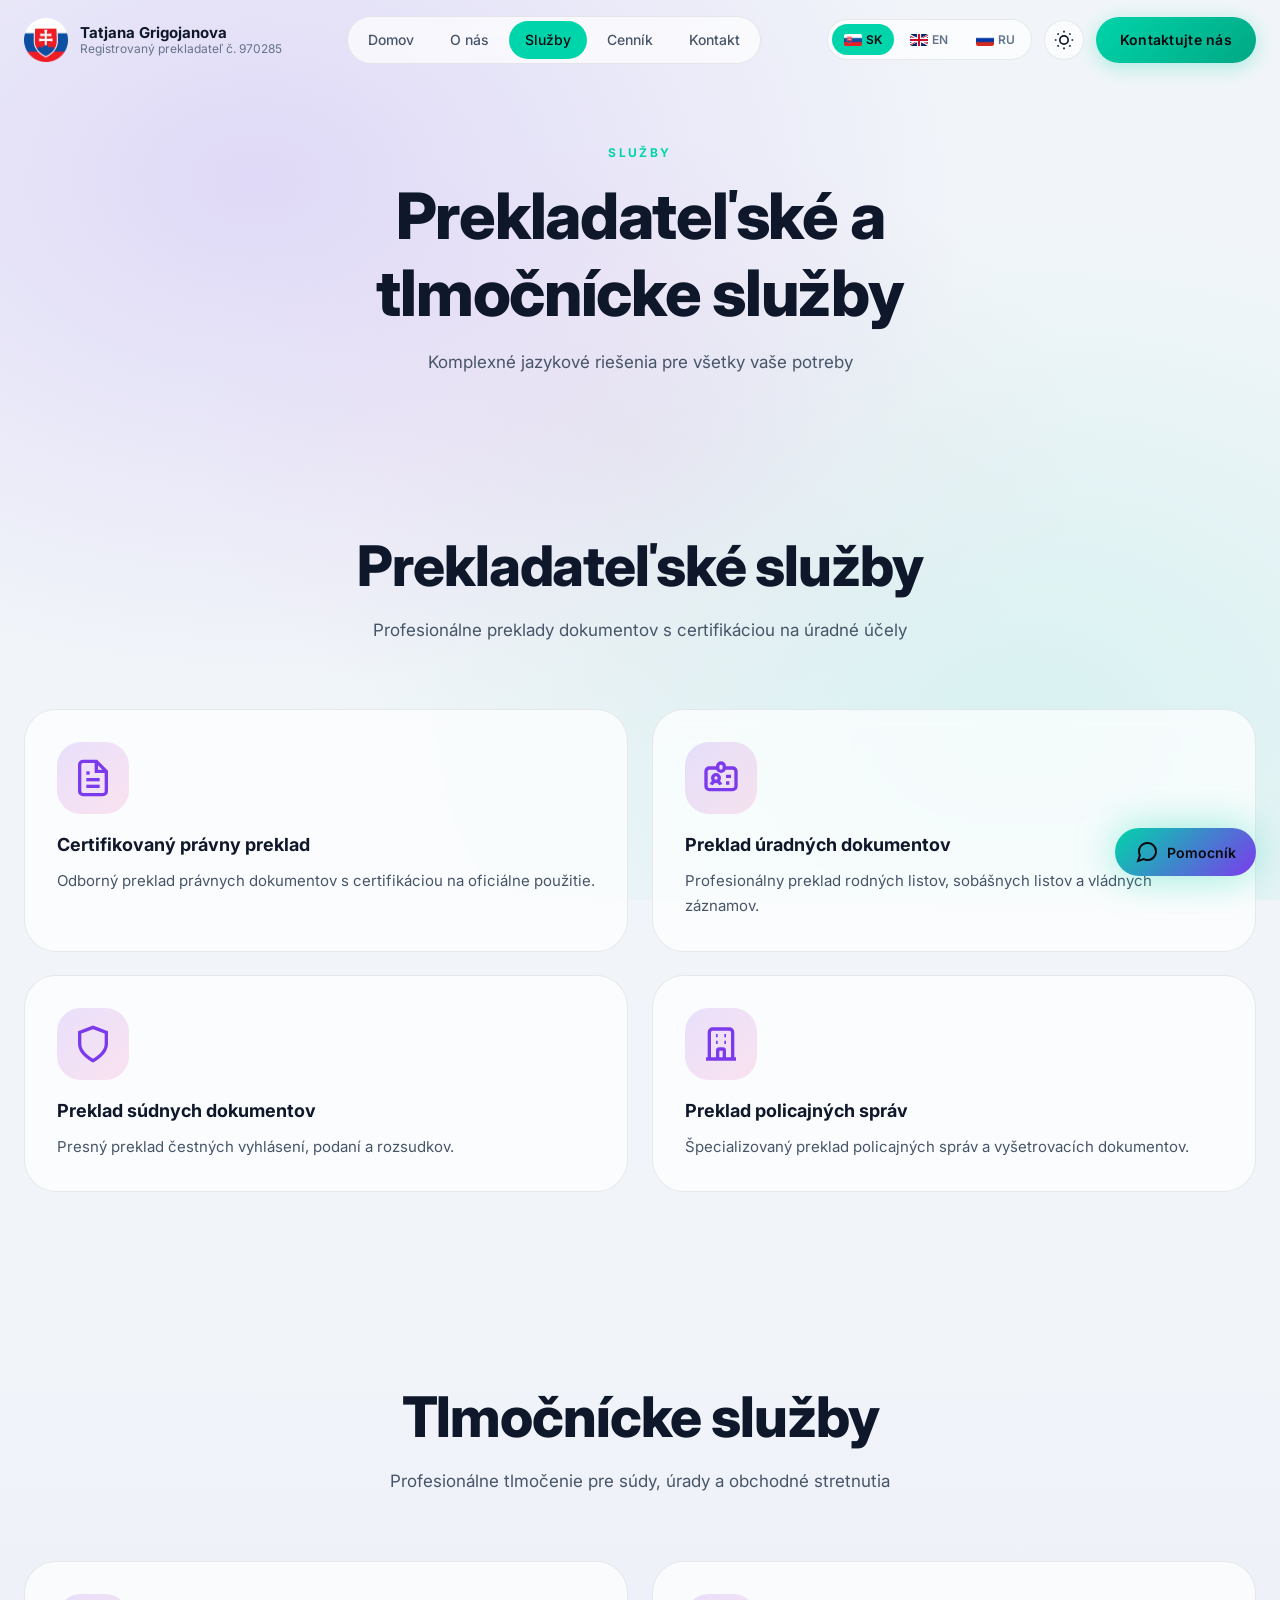
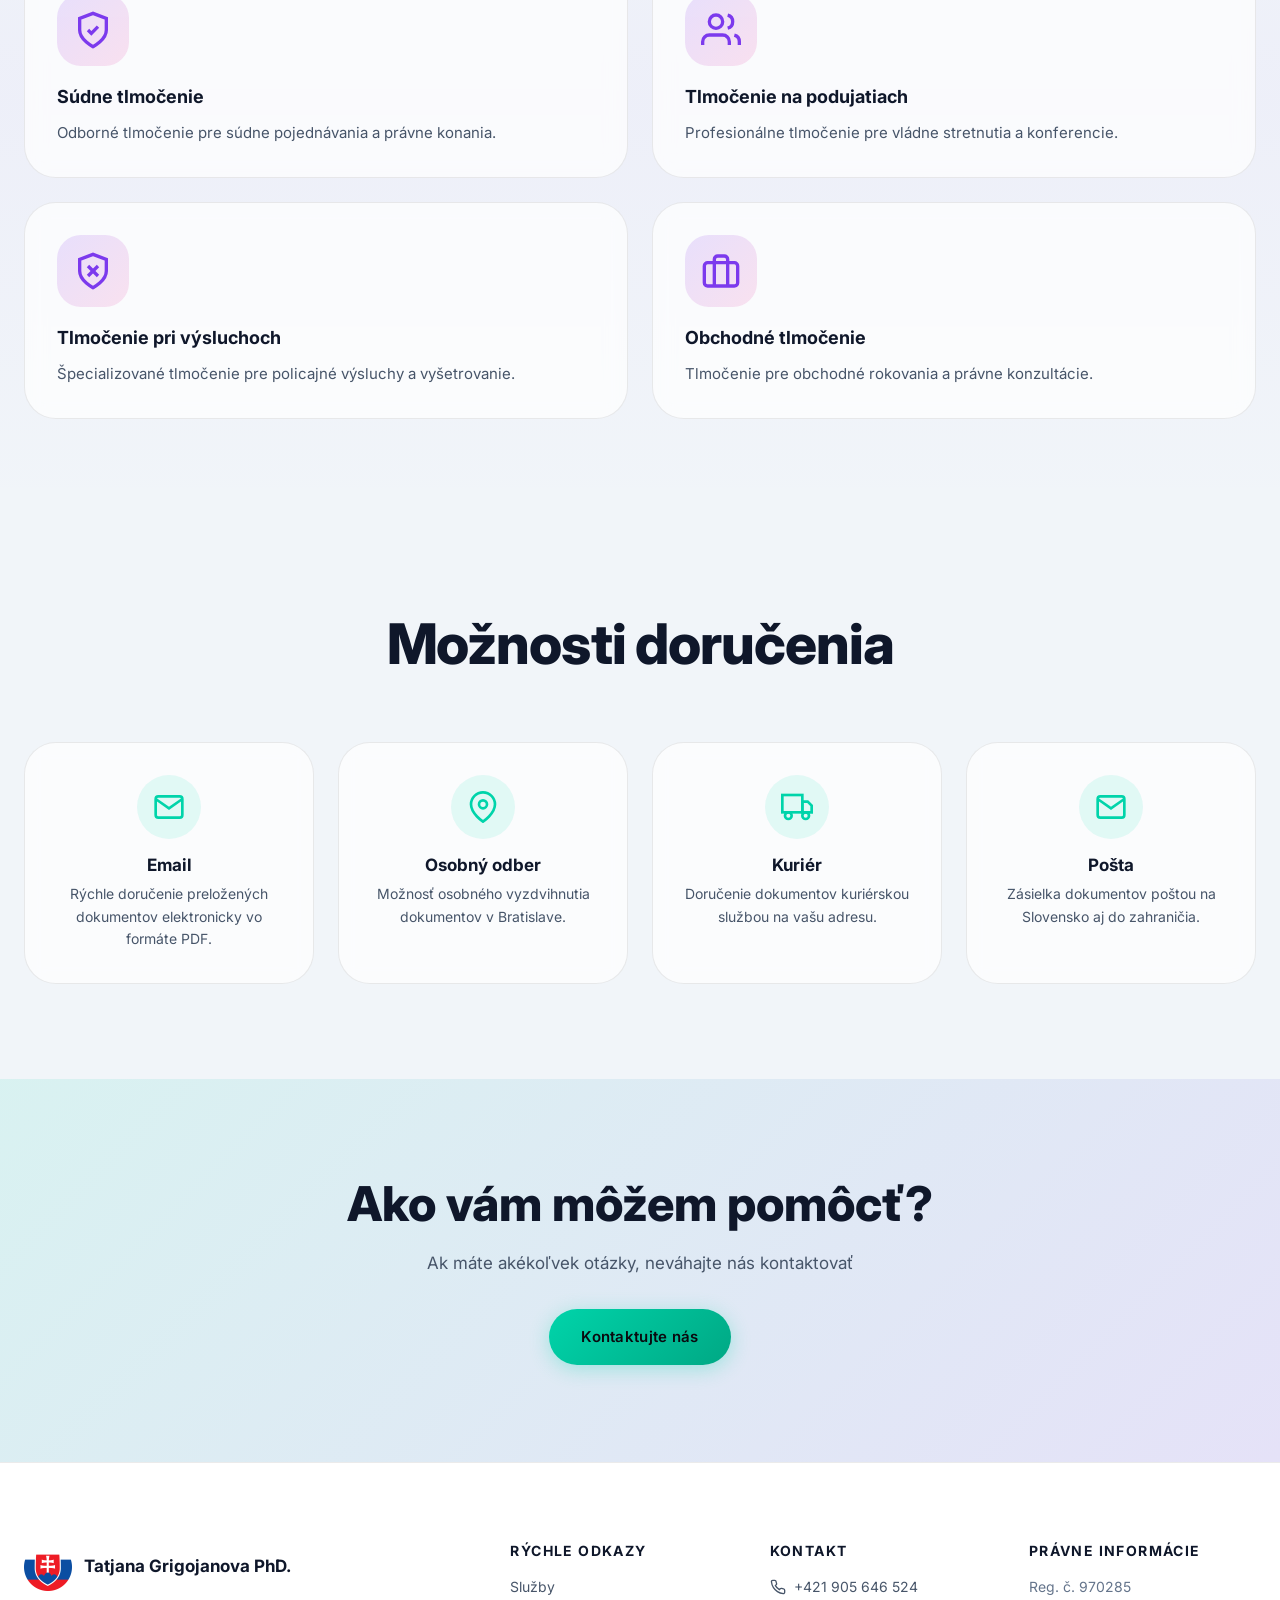
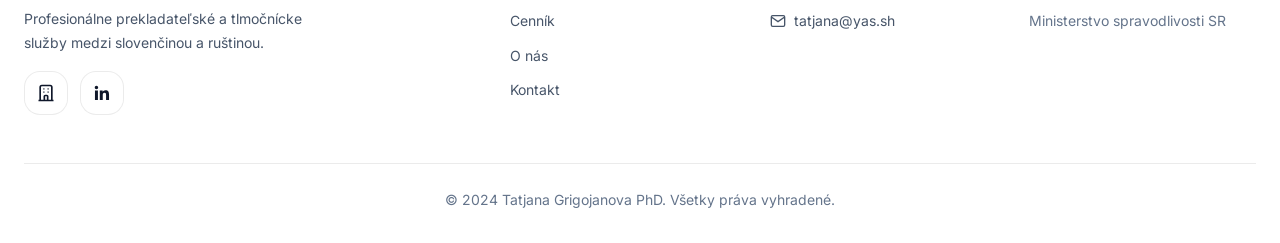
<file: services.html>
<!DOCTYPE html>
<html lang="sk" data-theme="light">
<head>
  <meta charset="UTF-8">
  <meta name="viewport" content="width=device-width, initial-scale=1.0">
  <title>Služby - Tatjana Grigojanova PhD.</title>
  <meta name="description" content="Prekladateľské a tlmočnícke služby. Certifikovaný právny preklad, súdne tlmočenie a úradné preklady.">
  <link rel="canonical" href="https://tatjana.yas.sh/services.html">
  
  <link rel="preconnect" href="https://fonts.googleapis.com">
  <link rel="preconnect" href="https://fonts.gstatic.com" crossorigin>
  <link href="https://fonts.googleapis.com/css2?family=Inter:wght@400;500;600;700;800&family=Playfair+Display:wght@600;700&display=swap" rel="stylesheet">
  
  <link rel="stylesheet" href="css/theme.css">
  <link rel="stylesheet" href="css/base.css">
  <link rel="stylesheet" href="css/animations.css">
  <link rel="stylesheet" href="css/components.css">
  
  <link rel="icon" type="image/png" href="assets/images/logo.png">
  
  <!-- Anti-FOUC: Prevent flash of unstyled content -->
  <style>
    .reveal, .reveal-left, .reveal-right, .reveal-scale {
      opacity: 0 !important;
      visibility: hidden !important;
    }
    .no-js .reveal, .no-js .reveal-left, .no-js .reveal-right, .no-js .reveal-scale,
    html.js-loaded .reveal, html.js-loaded .reveal-left, html.js-loaded .reveal-right, html.js-loaded .reveal-scale {
      opacity: 1 !important;
      visibility: visible !important;
    }
    [data-counter] {
      opacity: 0;
      transition: opacity 0.3s ease;
    }
    html.js-loaded [data-counter] {
      opacity: 1;
    }
  </style>
</head>
<body>
  <!-- Anti-FOUC script -->
  <script>
    (function() {
      document.documentElement.className = document.documentElement.className.replace(/\bno-js\b/g, '');
      document.documentElement.classList.add('js');
    })();
  </script>
  <a href="#main-content" class="skip-link" data-i18n="nav.skipToContent">Preskočiť na obsah</a>
  
  <!-- Header -->
  <header class="header" role="banner">
    <div class="container header-inner">
      <a href="index.html" class="logo" aria-label="Tatjana Grigojanova PhD. - Domov">
        <img src="assets/images/logo.png" alt="" width="44" height="44">
        <div class="logo-text">
          <span class="logo-name">Tatjana Grigojanova</span>
          <span class="logo-title" data-i18n="hero.badge">PhD.</span>
        </div>
      </a>
      
      <nav class="nav" role="navigation" aria-label="Hlavná navigácia">
        <a href="index.html" data-i18n="nav.home">Domov</a>
        <a href="about.html" data-i18n="nav.about">O nás</a>
        <a href="services.html" class="active" data-i18n="nav.services" aria-current="page">Služby</a>
        <a href="pricing.html" data-i18n="nav.pricing">Cenník</a>
        <a href="contact.html" data-i18n="nav.contact">Kontakt</a>
      </nav>
      
      <div class="header-actions">
        <div class="lang-switcher" role="group" aria-label="Výber jazyka">
          <button class="lang-btn active" data-lang="sk" onclick="setLanguage('sk')" aria-label="Slovenčina">
            <img src="assets/images/flag-sk.png" alt="" class="lang-flag" width="20" height="14"><span>SK</span>
          </button>
          <button class="lang-btn" data-lang="en" onclick="setLanguage('en')" aria-label="English">
            <img src="assets/images/flag-gb.png" alt="" class="lang-flag" width="20" height="14"><span>EN</span>
          </button>
          <button class="lang-btn" data-lang="ru" onclick="setLanguage('ru')" aria-label="Русский">
            <img src="assets/images/flag-ru.png" alt="" class="lang-flag" width="20" height="14"><span>RU</span>
          </button>
        </div>
        
        <button class="theme-toggle" onclick="toggleTheme()" aria-label="Prepnúť tmavý režim">
          <svg class="sun-icon" width="20" height="20" viewBox="0 0 24 24" fill="none" stroke="currentColor" stroke-width="2">
            <circle cx="12" cy="12" r="5"/>
            <path d="M12 1v2M12 21v2M4.22 4.22l1.42 1.42M18.36 18.36l1.42 1.42M1 12h2M21 12h2M4.22 19.78l1.42-1.42M18.36 5.64l1.42-1.42"/>
          </svg>
          <svg class="moon-icon" width="20" height="20" viewBox="0 0 24 24" fill="none" stroke="currentColor" stroke-width="2">
            <path d="M21 12.79A9 9 0 1 1 11.21 3 7 7 0 0 0 21 12.79z"/>
          </svg>
        </button>
        
        <a href="contact.html" class="btn btn-primary btn-cta" data-i18n="nav.cta">Kontaktujte nás</a>
        
        <button class="menu-toggle" aria-label="Menu" aria-expanded="false" aria-controls="mobile-menu">
          <svg width="24" height="24" viewBox="0 0 24 24" fill="none" stroke="currentColor" stroke-width="2"><path d="M3 12h18M3 6h18M3 18h18"/></svg>
        </button>
      </div>
    </div>
  </header>

  <!-- Mobile Menu -->
  <div class="mobile-menu-backdrop" aria-hidden="true"></div>
  <div class="mobile-menu" id="mobile-menu" role="dialog" aria-label="Mobilná navigácia" aria-hidden="true">
    <div class="mobile-menu-inner">
      <nav class="mobile-nav">
        <a href="index.html" data-i18n="nav.home">Domov</a>
        <a href="about.html" data-i18n="nav.about">O nás</a>
        <a href="services.html" class="active" data-i18n="nav.services">Služby</a>
        <a href="pricing.html" data-i18n="nav.pricing">Cenník</a>
        <a href="contact.html" data-i18n="nav.contact">Kontakt</a>
      </nav>
      <div class="mobile-lang-switcher">
        <button class="lang-btn active" data-lang="sk" onclick="setLanguage('sk')"><img src="assets/images/flag-sk.png" alt="" class="lang-flag"><span>Slovenčina</span></button>
        <button class="lang-btn" data-lang="en" onclick="setLanguage('en')"><img src="assets/images/flag-gb.png" alt="" class="lang-flag"><span>English</span></button>
        <button class="lang-btn" data-lang="ru" onclick="setLanguage('ru')"><img src="assets/images/flag-ru.png" alt="" class="lang-flag"><span>Русский</span></button>
      </div>
    </div>
  </div>

  <main id="main-content">
    <!-- Page Header -->
    <section class="page-header" aria-labelledby="page-title">
      <div class="container">
        <div class="page-header-content reveal">
          <span class="section-label" data-i18n="services.label">SLUŽBY</span>
          <h1 id="page-title" class="page-title" data-i18n="services.title">Prekladateľské a tlmočnícke služby</h1>
          <p class="page-subtitle" data-i18n="services.subtitle">Komplexné jazykové riešenia pre všetky vaše potreby</p>
        </div>
      </div>
    </section>

    <!-- Translation Services -->
    <section class="section" aria-labelledby="translation-title">
      <div class="container">
        <div class="section-header reveal">
          <h2 id="translation-title" class="section-title" data-i18n="services.translationTitle">Prekladateľské služby</h2>
          <p class="section-subtitle" data-i18n="services.translationDesc">Profesionálne preklady dokumentov s certifikáciou na úradné účely</p>
        </div>
        
        <div class="services-grid">
          <article class="service-card reveal delay-100 tilt-card">
            <div class="service-card-icon">
              <svg width="40" height="40" viewBox="0 0 24 24" fill="none" stroke="currentColor" stroke-width="2">
                <path d="M14 2H6a2 2 0 00-2 2v16a2 2 0 002 2h12a2 2 0 002-2V8z"/>
                <path d="M14 2v6h6"/>
                <path d="M16 13H8"/>
                <path d="M16 17H8"/>
                <path d="M10 9H8"/>
              </svg>
            </div>
            <h3 class="service-card-title" data-i18n="services.items.certified_legal.title">Certifikovaný právny preklad</h3>
            <p class="service-card-text" data-i18n="services.items.certified_legal.desc">Odborný preklad právnych dokumentov s certifikáciou na oficiálne použitie.</p>
          </article>
          
          <article class="service-card reveal delay-200 tilt-card">
            <div class="service-card-icon">
              <svg width="40" height="40" viewBox="0 0 24 24" fill="none" stroke="currentColor" stroke-width="2">
                <path d="M10 6H5a2 2 0 00-2 2v9a2 2 0 002 2h14a2 2 0 002-2V8a2 2 0 00-2-2h-5m-4 0V5a2 2 0 114 0v1m-4 0a2 2 0 104 0m-5 8a2 2 0 100-4 2 2 0 000 4zm0 0c1.306 0 2.417.835 2.83 2M9 14a3.001 3.001 0 00-2.83 2M15 11h3m-3 4h2"/>
              </svg>
            </div>
            <h3 class="service-card-title" data-i18n="services.items.official_docs.title">Preklad úradných dokumentov</h3>
            <p class="service-card-text" data-i18n="services.items.official_docs.desc">Profesionálny preklad rodných listov, sobášnych listov a vládnych záznamov.</p>
          </article>
          
          <article class="service-card reveal delay-300 tilt-card">
            <div class="service-card-icon">
              <svg width="40" height="40" viewBox="0 0 24 24" fill="none" stroke="currentColor" stroke-width="2">
                <path d="M12 22s8-4 8-10V5l-8-3-8 3v7c0 6 8 10 8 10z"/>
              </svg>
            </div>
            <h3 class="service-card-title" data-i18n="services.items.court_docs.title">Preklad súdnych dokumentov</h3>
            <p class="service-card-text" data-i18n="services.items.court_docs.desc">Presný preklad čestných vyhlásení, podaní a rozsudkov.</p>
          </article>
          
          <article class="service-card reveal delay-100 tilt-card">
            <div class="service-card-icon">
              <svg width="40" height="40" viewBox="0 0 24 24" fill="none" stroke="currentColor" stroke-width="2">
                <path d="M19 21V5a2 2 0 00-2-2H7a2 2 0 00-2 2v16m14 0h2m-2 0h-5m-9 0H3m2 0h5M9 7h1m-1 4h1m4-4h1m-1 4h1m-5 10v-5a1 1 0 011-1h2a1 1 0 011 1v5m-4 0h4"/>
              </svg>
            </div>
            <h3 class="service-card-title" data-i18n="services.items.police_reports.title">Preklad policajných správ</h3>
            <p class="service-card-text" data-i18n="services.items.police_reports.desc">Špecializovaný preklad policajných správ a vyšetrovacích dokumentov.</p>
          </article>
        </div>
      </div>
    </section>

    <!-- Interpreting Services -->
    <section class="section section-alt" aria-labelledby="interpreting-title">
      <div class="container">
        <div class="section-header reveal">
          <h2 id="interpreting-title" class="section-title" data-i18n="services.interpretingTitle">Tlmočnícke služby</h2>
          <p class="section-subtitle" data-i18n="services.interpretingDesc">Profesionálne tlmočenie pre súdy, úrady a obchodné stretnutia</p>
        </div>
        
        <div class="services-grid">
          <article class="service-card reveal delay-100 tilt-card">
            <div class="service-card-icon">
              <svg width="40" height="40" viewBox="0 0 24 24" fill="none" stroke="currentColor" stroke-width="2">
                <path d="M12 22s8-4 8-10V5l-8-3-8 3v7c0 6 8 10 8 10z"/>
                <path d="M9 12l2 2 4-4"/>
              </svg>
            </div>
            <h3 class="service-card-title" data-i18n="services.items.court_interpreting.title">Súdne tlmočenie</h3>
            <p class="service-card-text" data-i18n="services.items.court_interpreting.desc">Odborné tlmočenie pre súdne pojednávania a právne konania.</p>
          </article>
          
          <article class="service-card reveal delay-200 tilt-card">
            <div class="service-card-icon">
              <svg width="40" height="40" viewBox="0 0 24 24" fill="none" stroke="currentColor" stroke-width="2">
                <path d="M17 21v-2a4 4 0 00-4-4H5a4 4 0 00-4 4v2"/>
                <circle cx="9" cy="7" r="4"/>
                <path d="M23 21v-2a4 4 0 00-3-3.87M16 3.13a4 4 0 010 7.75"/>
              </svg>
            </div>
            <h3 class="service-card-title" data-i18n="services.items.official_events.title">Tlmočenie na podujatiach</h3>
            <p class="service-card-text" data-i18n="services.items.official_events.desc">Profesionálne tlmočenie pre vládne stretnutia a konferencie.</p>
          </article>
          
          <article class="service-card reveal delay-300 tilt-card">
            <div class="service-card-icon">
              <svg width="40" height="40" viewBox="0 0 24 24" fill="none" stroke="currentColor" stroke-width="2">
                <path d="M12 22s8-4 8-10V5l-8-3-8 3v7c0 6 8 10 8 10z"/>
                <path d="M9 9l6 6"/>
                <path d="M15 9l-6 6"/>
              </svg>
            </div>
            <h3 class="service-card-title" data-i18n="services.items.police_interpreting.title">Tlmočenie pri výsluchoch</h3>
            <p class="service-card-text" data-i18n="services.items.police_interpreting.desc">Špecializované tlmočenie pre policajné výsluchy a vyšetrovanie.</p>
          </article>
          
          <article class="service-card reveal delay-100 tilt-card">
            <div class="service-card-icon">
              <svg width="40" height="40" viewBox="0 0 24 24" fill="none" stroke="currentColor" stroke-width="2">
                <rect x="2" y="7" width="20" height="14" rx="2" ry="2"/>
                <path d="M16 21V5a2 2 0 00-2-2h-4a2 2 0 00-2 2v16"/>
              </svg>
            </div>
            <h3 class="service-card-title" data-i18n="services.items.business_interpreting.title">Obchodné tlmočenie</h3>
            <p class="service-card-text" data-i18n="services.items.business_interpreting.desc">Tlmočenie pre obchodné rokovania a právne konzultácie.</p>
          </article>
        </div>
      </div>
    </section>

    <!-- Delivery Options -->
    <section class="section" aria-labelledby="delivery-title">
      <div class="container">
        <div class="section-header reveal">
          <h2 id="delivery-title" class="section-title" data-i18n="services.deliveryTitle">Možnosti doručenia</h2>
        </div>
        
        <div class="delivery-grid">
          <div class="delivery-card reveal delay-100">
            <div class="delivery-icon">
              <svg width="32" height="32" viewBox="0 0 24 24" fill="none" stroke="currentColor" stroke-width="2">
                <path d="M4 4h16c1.1 0 2 .9 2 2v12c0 1.1-.9 2-2 2H4c-1.1 0-2-.9-2-2V6c0-1.1.9-2 2-2z"/>
                <path d="M22 6l-10 7L2 6"/>
              </svg>
            </div>
            <h3 class="delivery-title" data-i18n="services.delivery.email.title">Email</h3>
            <p class="delivery-text" data-i18n="services.delivery.email.desc">Rýchle doručenie preložených dokumentov elektronicky vo formáte PDF.</p>
          </div>
          
          <div class="delivery-card reveal delay-200">
            <div class="delivery-icon">
              <svg width="32" height="32" viewBox="0 0 24 24" fill="none" stroke="currentColor" stroke-width="2">
                <path d="M21 10c0 7-9 13-9 13s-9-6-9-13a9 9 0 0118 0z"/>
                <circle cx="12" cy="10" r="3"/>
              </svg>
            </div>
            <h3 class="delivery-title" data-i18n="services.delivery.pickup.title">Osobný odber</h3>
            <p class="delivery-text" data-i18n="services.delivery.pickup.desc">Možnosť osobného vyzdvihnutia dokumentov v Bratislave.</p>
          </div>
          
          <div class="delivery-card reveal delay-300">
            <div class="delivery-icon">
              <svg width="32" height="32" viewBox="0 0 24 24" fill="none" stroke="currentColor" stroke-width="2">
                <rect x="1" y="3" width="15" height="13"/>
                <polygon points="16 8 20 8 23 11 23 16 16 16 16 8"/>
                <circle cx="5.5" cy="18.5" r="2.5"/>
                <circle cx="18.5" cy="18.5" r="2.5"/>
              </svg>
            </div>
            <h3 class="delivery-title" data-i18n="services.delivery.courier.title">Kuriér</h3>
            <p class="delivery-text" data-i18n="services.delivery.courier.desc">Doručenie dokumentov kuriérskou službou na vašu adresu.</p>
          </div>
          
          <div class="delivery-card reveal delay-400">
            <div class="delivery-icon">
              <svg width="32" height="32" viewBox="0 0 24 24" fill="none" stroke="currentColor" stroke-width="2">
                <path d="M4 4h16c1.1 0 2 .9 2 2v12c0 1.1-.9 2-2 2H4c-1.1 0-2-.9-2-2V6c0-1.1.9-2 2-2z"/>
                <path d="M22 6l-10 7L2 6"/>
              </svg>
            </div>
            <h3 class="delivery-title" data-i18n="services.delivery.post.title">Pošta</h3>
            <p class="delivery-text" data-i18n="services.delivery.post.desc">Zásielka dokumentov poštou na Slovensko aj do zahraničia.</p>
          </div>
        </div>
      </div>
    </section>

    <!-- CTA Section -->
    <section class="cta-section" aria-labelledby="cta-title">
      <div class="container">
        <div class="cta-content reveal">
          <h2 id="cta-title" class="cta-title" data-i18n="contact.title">Ako vám môžem pomôcť?</h2>
          <p class="cta-text" data-i18n="contact.subtitle">Ak máte akékoľvek otázky, neváhajte nás kontaktovať</p>
          <div class="cta-actions">
            <a href="contact.html" class="btn btn-primary btn-lg magnetic-btn" data-i18n="nav.cta">
              Kontaktujte nás
              <svg width="18" height="18" viewBox="0 0 24 24" fill="none" stroke="currentColor" stroke-width="2">
                <path d="M5 12h14M12 5l7 7-7 7"/>
              </svg>
            </a>
          </div>
        </div>
      </div>
    </section>
  </main>

  <!-- Footer -->
  <footer class="footer" role="contentinfo">
    <div class="container">
      <div class="footer-grid">
        <div class="footer-brand">
          <a href="index.html" class="footer-logo">
            <img src="assets/images/logo.png" alt="" width="48" height="48">
            <span>Tatjana Grigojanova PhD.</span>
          </a>
          <p class="footer-desc" data-i18n="footer.description">Profesionálne prekladateľské a tlmočnícke služby medzi slovenčinou a ruštinou.</p>
          <div class="footer-social">
            <a href="https://www.justice.gov.sk/registre/prekladatelia/prekladatel_10651" target="_blank" rel="noopener noreferrer" aria-label="Register prekladateľov">
              <svg width="20" height="20" viewBox="0 0 24 24" fill="none" stroke="currentColor" stroke-width="2"><path d="M19 21V5a2 2 0 00-2-2H7a2 2 0 00-2 2v16m14 0h2m-2 0h-5m-9 0H3m2 0h5M9 7h1m-1 4h1m4-4h1m-1 4h1m-5 10v-5a1 1 0 011-1h2a1 1 0 011 1v5m-4 0h4"/></svg>
            </a>
            <a href="https://www.linkedin.com/in/tatiana-grigorjanova-b9baa656/" target="_blank" rel="noopener noreferrer" aria-label="LinkedIn">
              <svg width="20" height="20" viewBox="0 0 24 24" fill="currentColor"><path d="M20.447 20.452h-3.554v-5.569c0-1.328-.027-3.037-1.852-3.037-1.853 0-2.136 1.445-2.136 2.939v5.667H9.351V9h3.414v1.561h.046c.477-.9 1.637-1.85 3.37-1.85 3.601 0 4.267 2.37 4.267 5.455v6.286zM5.337 7.433c-1.144 0-2.063-.926-2.063-2.065 0-1.138.92-2.063 2.063-2.063 1.14 0 2.064.925 2.064 2.063 0 1.139-.925 2.065-2.064 2.065zm1.782 13.019H3.555V9h3.564v11.452z"/></svg>
            </a>
          </div>
        </div>
        <div class="footer-nav">
          <h4 class="footer-title" data-i18n="footer.quickLinks">Rýchle odkazy</h4>
          <ul>
            <li><a href="services.html" data-i18n="nav.services">Služby</a></li>
            <li><a href="pricing.html" data-i18n="nav.pricing">Cenník</a></li>
            <li><a href="about.html" data-i18n="nav.about">O nás</a></li>
            <li><a href="contact.html" data-i18n="nav.contact">Kontakt</a></li>
          </ul>
        </div>
        <div class="footer-contact">
          <h4 class="footer-title" data-i18n="nav.contact">Kontakt</h4>
          <ul>
            <li><a href="tel:+421905646524"><svg width="16" height="16" viewBox="0 0 24 24" fill="none" stroke="currentColor" stroke-width="2"><path d="M22 16.92v3a2 2 0 01-2.18 2 19.79 19.79 0 01-8.63-3.07 19.5 19.5 0 01-6-6 19.79 19.79 0 01-3.07-8.67A2 2 0 014.11 2h3a2 2 0 012 1.72c.127.96.361 1.903.7 2.81a2 2 0 01-.45 2.11L8.09 9.91a16 16 0 006 6l1.27-1.27a2 2 0 012.11-.45c.907.339 1.85.573 2.81.7A2 2 0 0122 16.92z"/></svg>+421 905 646 524</a></li>
            <li><a href="mailto:tatjana@yas.sh"><svg width="16" height="16" viewBox="0 0 24 24" fill="none" stroke="currentColor" stroke-width="2"><path d="M4 4h16c1.1 0 2 .9 2 2v12c0 1.1-.9 2-2 2H4c-1.1 0-2-.9-2-2V6c0-1.1.9-2 2-2z"/><path d="M22 6l-10 7L2 6"/></svg>tatjana@yas.sh</a></li>
          </ul>
        </div>
        <div class="footer-legal">
          <h4 class="footer-title" data-i18n="footer.legalInfo">Právne informácie</h4>
          <ul>
            <li>Reg. č. 970285</li>
            <li>Ministerstvo spravodlivosti SR</li>
          </ul>
        </div>
      </div>
      <div class="footer-bottom">
        <p class="footer-copyright" data-i18n="footer.copyright">© 2024 Tatjana Grigojanova PhD. Všetky práva vyhradené.</p>
      </div>
    </div>
  </footer>

  <!-- Help Bot -->
  <div class="bot-container">
    <button class="bot-toggle" id="botToggle" aria-label="Otvoriť chat" aria-expanded="false" aria-controls="botPanel">
      <svg class="bot-icon-open" width="24" height="24" viewBox="0 0 24 24" fill="none" stroke="currentColor" stroke-width="2"><path d="M21 11.5a8.38 8.38 0 01-.9 3.8 8.5 8.5 0 01-7.6 4.7 8.38 8.38 0 01-3.8-.9L3 21l1.9-5.7a8.38 8.38 0 01-.9-3.8 8.5 8.5 0 014.7-7.6 8.38 8.38 0 013.8-.9h.5a8.48 8.48 0 018 8v.5z"/></svg>
      <svg class="bot-icon-close" width="24" height="24" viewBox="0 0 24 24" fill="none" stroke="currentColor" stroke-width="2"><path d="M18 6L6 18M6 6l12 12"/></svg>
      <span class="bot-label" data-i18n="bot.toggleLabel">Pomocník</span>
    </button>
    <div class="bot-panel" id="botPanel" role="dialog" aria-label="Chat asistent" aria-hidden="true">
      <div class="bot-header">
        <div class="bot-avatar"><img src="assets/images/logo.png" alt=""></div>
        <div class="bot-info">
          <h4 class="bot-title" data-i18n="bot.title">Váš asistent</h4>
          <p class="bot-subtitle" data-i18n="bot.subtitle">Spýtajte sa na ceny, služby alebo postup</p>
        </div>
        <button class="bot-close" id="botClose" aria-label="Zavrieť chat"><svg width="20" height="20" viewBox="0 0 24 24" fill="none" stroke="currentColor" stroke-width="2"><path d="M18 6L6 18M6 6l12 12"/></svg></button>
      </div>
      <div class="bot-messages" id="botMessages" role="log" aria-live="polite" aria-atomic="false"></div>
      <div class="bot-input-container">
        <input type="text" class="bot-input" id="botInput" data-i18n-attr="placeholder" data-i18n="bot.placeholder" aria-label="Správa">
        <button class="bot-send" id="botSend" aria-label="Odoslať správu"><svg width="20" height="20" viewBox="0 0 24 24" fill="none" stroke="currentColor" stroke-width="2"><path d="M22 2L11 13M22 2l-7 20-4-9-9-4 20-7z"/></svg></button>
      </div>
    </div>
  </div>

  <!-- Scripts -->
  <script src="i18n/translations.js"></script>
  <script src="js/i18n.js"></script>
  <script src="js/app.js"></script>
  <script src="js/bot.js"></script>
</body>
</html>
</file>
<file: css/theme.css>
/**
 * ============================================================================
 * THEME.CSS - Glassmorphism Design System
 * ============================================================================
 * Unique aesthetic: Dark glassmorphism with neon cyan accents
 * ============================================================================
 */

:root {
  /* Primary - Neon Cyan */
  --primary: #00D4AA;
  --primary-rgb: 0, 212, 170;
  --primary-light: #00FFD1;
  --primary-dark: #00A884;
  --primary-alpha: rgba(0, 212, 170, 0.1);
  --primary-alpha-strong: rgba(0, 212, 170, 0.2);
  --primary-contrast: #0A0A0F;
  
  /* Secondary - Electric Violet */
  --secondary: #7C3AED;
  --secondary-rgb: 124, 58, 237;
  --secondary-light: #A78BFA;
  --secondary-dark: #5B21B6;
  --secondary-alpha: rgba(124, 58, 237, 0.15);
  
  /* Accent - Hot Pink */
  --accent: #EC4899;
  --accent-rgb: 236, 72, 153;
  --accent-light: #F472B6;
  --accent-alpha: rgba(236, 72, 153, 0.15);
  
  /* Background Colors - Deep Dark */
  --bg: #0A0A0F;
  --bg-alt: #111118;
  --bg-elevated: #16161F;
  --surface: rgba(22, 22, 31, 0.8);
  --surface-hover: rgba(30, 30, 42, 0.9);
  
  /* Glassmorphism */
  --glass-bg: rgba(22, 22, 31, 0.6);
  --glass-border: rgba(255, 255, 255, 0.08);
  --glass-border-strong: rgba(255, 255, 255, 0.15);
  
  /* Text Colors */
  --text: #F8FAFC;
  --text-secondary: #94A3B8;
  --text-muted: #64748B;
  --text-inverse: #0A0A0F;
  
  /* Border Colors */
  --border: rgba(255, 255, 255, 0.08);
  --border-light: rgba(255, 255, 255, 0.04);
  --border-strong: rgba(255, 255, 255, 0.15);
  
  /* Status Colors */
  --success: #10B981;
  --success-bg: rgba(16, 185, 129, 0.15);
  --success-text: #34D399;
  --error: #EF4444;
  --error-bg: rgba(239, 68, 68, 0.15);
  --error-text: #F87171;
  --warning: #F59E0B;
  --info: #3B82F6;
  
  /* Glow Effects */
  --glow-primary: 0 0 40px rgba(0, 212, 170, 0.4);
  --glow-secondary: 0 0 40px rgba(124, 58, 237, 0.4);
  --glow-accent: 0 0 40px rgba(236, 72, 153, 0.4);
  
  /* Shadows */
  --shadow-sm: 0 2px 8px rgba(0, 0, 0, 0.3);
  --shadow-md: 0 4px 16px rgba(0, 0, 0, 0.4);
  --shadow-lg: 0 8px 32px rgba(0, 0, 0, 0.5);
  --shadow-xl: 0 16px 64px rgba(0, 0, 0, 0.6);
  
  /* Border Radius */
  --radius-sm: 8px;
  --radius-md: 16px;
  --radius-lg: 24px;
  --radius-xl: 32px;
  --radius-2xl: 48px;
  --radius-full: 9999px;
  
  /* Spacing Scale */
  --space-1: 0.25rem;
  --space-2: 0.5rem;
  --space-3: 0.75rem;
  --space-4: 1rem;
  --space-5: 1.25rem;
  --space-6: 1.5rem;
  --space-8: 2rem;
  --space-10: 2.5rem;
  --space-12: 3rem;
  --space-16: 4rem;
  --space-20: 5rem;
  --space-24: 6rem;
  
  /* Typography Scale */
  --text-xs: 0.75rem;
  --text-sm: 0.875rem;
  --text-base: 0.9375rem;
  --text-lg: 1.0625rem;
  --text-xl: 1.125rem;
  --text-2xl: 1.375rem;
  --text-3xl: 1.75rem;
  --text-4xl: 2rem;
  --text-5xl: 2.625rem;
  --text-6xl: 3.5rem;
  --text-7xl: 5rem;
  
  /* Transitions */
  --transition-fast: 150ms cubic-bezier(0.4, 0, 0.2, 1);
  --transition-base: 300ms cubic-bezier(0.4, 0, 0.2, 1);
  --transition-slow: 500ms cubic-bezier(0.4, 0, 0.2, 1);
  
  /* Z-Index Scale */
  --z-dropdown: 100;
  --z-sticky: 200;
  --z-fixed: 300;
  --z-modal-backdrop: 400;
  --z-modal: 500;
  --z-popover: 600;
  --z-tooltip: 700;
  
  /* Container */
  --container-max: 1280px;
  --container-padding: 1.5rem;
}

/* Light Theme Override */
[data-theme="light"] {
  --bg: #F1F5F9;
  --bg-alt: #E2E8F0;
  --bg-elevated: #FFFFFF;
  --surface: rgba(255, 255, 255, 0.9);
  --surface-hover: rgba(255, 255, 255, 1);
  
  --glass-bg: rgba(255, 255, 255, 0.7);
  --glass-border: rgba(0, 0, 0, 0.08);
  --glass-border-strong: rgba(0, 0, 0, 0.15);
  
  --text: #0F172A;
  --text-secondary: #475569;
  --text-muted: #64748B;
  --text-inverse: #FFFFFF;
  
  --border: rgba(0, 0, 0, 0.08);
  --border-light: rgba(0, 0, 0, 0.04);
  --border-strong: rgba(0, 0, 0, 0.15);
  
  --shadow-sm: 0 2px 8px rgba(0, 0, 0, 0.08);
  --shadow-md: 0 4px 16px rgba(0, 0, 0, 0.1);
  --shadow-lg: 0 8px 32px rgba(0, 0, 0, 0.12);
  --shadow-xl: 0 16px 64px rgba(0, 0, 0, 0.15);
}

/* Reduced Motion */
@media (prefers-reduced-motion: reduce) {
  :root {
    --transition-fast: 0.01ms;
    --transition-base: 0.01ms;
    --transition-slow: 0.01ms;
  }
  
  *,
  *::before,
  *::after {
    animation-duration: 0.01ms !important;
    animation-iteration-count: 1 !important;
    transition-duration: 0.01ms !important;
    scroll-behavior: auto !important;
  }
}
</file>
<file: css/base.css>
/**
 * ============================================================================
 * BASE.CSS - Foundation Styles
 * ============================================================================
 */

*, *::before, *::after {
  box-sizing: border-box;
  margin: 0;
  padding: 0;
}

html {
  font-size: 16px;
  scroll-behavior: smooth;
  -webkit-text-size-adjust: 100%;
  -webkit-font-smoothing: antialiased;
  -moz-osx-font-smoothing: grayscale;
}

body {
  font-family: 'Inter', -apple-system, BlinkMacSystemFont, 'Segoe UI', Roboto, sans-serif;
  font-size: var(--text-base);
  line-height: 1.6;
  color: var(--text);
  background: var(--bg);
  background-image: 
    radial-gradient(ellipse at 20% 20%, rgba(124, 58, 237, 0.15) 0%, transparent 50%),
    radial-gradient(ellipse at 80% 80%, rgba(0, 212, 170, 0.1) 0%, transparent 50%),
    radial-gradient(ellipse at 50% 50%, rgba(236, 72, 153, 0.05) 0%, transparent 50%);
  background-attachment: fixed;
  min-height: 100vh;
  overflow-x: hidden;
}

::selection {
  background: var(--primary);
  color: var(--primary-contrast);
}

:focus-visible {
  outline: 2px solid var(--primary);
  outline-offset: 3px;
  border-radius: var(--radius-sm);
}

img {
  max-width: 100%;
  height: auto;
  display: block;
}

a {
  color: inherit;
  text-decoration: none;
}

button {
  font-family: inherit;
  cursor: pointer;
  border: none;
  background: none;
  color: inherit;
}

input, textarea, select {
  font-family: inherit;
  font-size: inherit;
  color: inherit;
}

ul, ol {
  list-style: none;
}

/* Typography */
h1, h2, h3, h4, h5, h6 {
  font-weight: 700;
  line-height: 1.2;
  color: var(--text);
}

p {
  color: var(--text-secondary);
  line-height: 1.7;
}

.text-gradient {
  background: linear-gradient(135deg, var(--primary) 0%, var(--secondary) 50%, var(--accent) 100%);
  -webkit-background-clip: text;
  -webkit-text-fill-color: transparent;
  background-clip: text;
}

/* Layout */
.container {
  width: 100%;
  max-width: var(--container-max);
  margin: 0 auto;
  padding: 0 var(--container-padding);
}

/* Skip Link */
.skip-link {
  position: absolute;
  top: -100%;
  left: 50%;
  transform: translateX(-50%);
  background: var(--primary);
  color: var(--primary-contrast);
  padding: var(--space-3) var(--space-6);
  border-radius: var(--radius-md);
  font-weight: 600;
  z-index: 9999;
  transition: top var(--transition-base);
}

.skip-link:focus {
  top: var(--space-4);
}

/* Utility Classes */
.sr-only {
  position: absolute;
  width: 1px;
  height: 1px;
  padding: 0;
  margin: -1px;
  overflow: hidden;
  clip: rect(0, 0, 0, 0);
  white-space: nowrap;
  border: 0;
}

.hidden {
  display: none !important;
}

.text-center { text-align: center; }
.text-left { text-align: left; }
.text-right { text-align: right; }

/* Honeypot */
.honeypot {
  position: absolute;
  left: -9999px;
  width: 1px;
  height: 1px;
  opacity: 0;
  pointer-events: none;
}

/* Scrollbar */
::-webkit-scrollbar {
  width: 8px;
  height: 8px;
}

::-webkit-scrollbar-track {
  background: var(--bg-alt);
}

::-webkit-scrollbar-thumb {
  background: var(--border-strong);
  border-radius: var(--radius-full);
}

::-webkit-scrollbar-thumb:hover {
  background: var(--text-muted);
}

/* Responsive */
@media (max-width: 768px) {
  :root {
    --container-padding: 1rem;
    --text-5xl: 2.25rem;
    --text-4xl: 1.875rem;
    --text-3xl: 1.5rem;
  }
}
</file>
<file: css/animations.css>
/**
 * ============================================================================
 * ANIMATIONS.CSS - Motion Design
 * ============================================================================
 */

/* Keyframes */
@keyframes fadeIn {
  from { opacity: 0; }
  to { opacity: 1; }
}

@keyframes fadeInUp {
  from {
    opacity: 0;
    transform: translateY(30px);
  }
  to {
    opacity: 1;
    transform: translateY(0);
  }
}

@keyframes fadeInDown {
  from {
    opacity: 0;
    transform: translateY(-30px);
  }
  to {
    opacity: 1;
    transform: translateY(0);
  }
}

@keyframes scaleIn {
  from {
    opacity: 0;
    transform: scale(0.9);
  }
  to {
    opacity: 1;
    transform: scale(1);
  }
}

@keyframes slideInRight {
  from {
    opacity: 0;
    transform: translateX(50px);
  }
  to {
    opacity: 1;
    transform: translateX(0);
  }
}

@keyframes slideInLeft {
  from {
    opacity: 0;
    transform: translateX(-50px);
  }
  to {
    opacity: 1;
    transform: translateX(0);
  }
}

@keyframes float {
  0%, 100% { transform: translateY(0); }
  50% { transform: translateY(-15px); }
}

@keyframes pulse {
  0%, 100% { opacity: 1; }
  50% { opacity: 0.5; }
}

@keyframes glow {
  0%, 100% { box-shadow: 0 0 20px rgba(0, 212, 170, 0.3); }
  50% { box-shadow: 0 0 40px rgba(0, 212, 170, 0.6); }
}

@keyframes shimmer {
  0% { background-position: -200% 0; }
  100% { background-position: 200% 0; }
}

@keyframes spin {
  from { transform: rotate(0deg); }
  to { transform: rotate(360deg); }
}

@keyframes gradientShift {
  0% { background-position: 0% 50%; }
  50% { background-position: 100% 50%; }
  100% { background-position: 0% 50%; }
}

@keyframes borderGlow {
  0%, 100% { border-color: rgba(0, 212, 170, 0.3); }
  50% { border-color: rgba(0, 212, 170, 0.8); }
}

/* Animation Classes */
.animate-fadeIn { animation: fadeIn 0.6s ease-out forwards; }
.animate-fadeInUp { animation: fadeInUp 0.6s ease-out forwards; }
.animate-fadeInDown { animation: fadeInDown 0.6s ease-out forwards; }
.animate-scaleIn { animation: scaleIn 0.5s ease-out forwards; }
.animate-slideInRight { animation: slideInRight 0.6s ease-out forwards; }
.animate-slideInLeft { animation: slideInLeft 0.6s ease-out forwards; }
.animate-float { animation: float 4s ease-in-out infinite; }
.animate-pulse { animation: pulse 2s ease-in-out infinite; }
.animate-glow { animation: glow 2s ease-in-out infinite; }
.animate-spin { animation: spin 1s linear infinite; }

/* Delays */
.delay-100 { animation-delay: 100ms; }
.delay-200 { animation-delay: 200ms; }
.delay-300 { animation-delay: 300ms; }
.delay-400 { animation-delay: 400ms; }
.delay-500 { animation-delay: 500ms; }
.delay-600 { animation-delay: 600ms; }

/* Scroll Reveal - Hidden by default, shown when active */
.reveal {
  opacity: 0;
  transform: translateY(30px);
  transition: opacity var(--transition-slow), transform var(--transition-slow);
  will-change: opacity, transform;
}

.reveal.active {
  opacity: 1;
  transform: translateY(0);
}

.reveal-left {
  opacity: 0;
  transform: translateX(-50px);
  transition: opacity var(--transition-slow), transform var(--transition-slow);
  will-change: opacity, transform;
}

.reveal-left.active {
  opacity: 1;
  transform: translateX(0);
}

.reveal-right {
  opacity: 0;
  transform: translateX(50px);
  transition: opacity var(--transition-slow), transform var(--transition-slow);
  will-change: opacity, transform;
}

.reveal-right.active {
  opacity: 1;
  transform: translateX(0);
}

.reveal-scale {
  opacity: 0;
  transform: scale(0.9);
  transition: opacity var(--transition-slow), transform var(--transition-slow);
  will-change: opacity, transform;
}

.reveal-scale.active {
  opacity: 1;
  transform: scale(1);
}

/* Staggered delays for child elements */
.reveal.active:nth-child(1) { transition-delay: 0ms; }
.reveal.active:nth-child(2) { transition-delay: 100ms; }
.reveal.active:nth-child(3) { transition-delay: 200ms; }
.reveal.active:nth-child(4) { transition-delay: 300ms; }

/* Hover Effects */
.hover-lift {
  transition: transform var(--transition-base), box-shadow var(--transition-base);
}

.hover-lift:hover {
  transform: translateY(-8px);
  box-shadow: var(--shadow-lg);
}

.hover-glow {
  transition: box-shadow var(--transition-base);
}

.hover-glow:hover {
  box-shadow: var(--glow-primary);
}

.hover-scale {
  transition: transform var(--transition-base);
}

.hover-scale:hover {
  transform: scale(1.03);
}

/* Card Tilt */
.tilt-card {
  transform-style: preserve-3d;
  perspective: 1000px;
  transition: transform var(--transition-base);
}

/* Loading Spinner */
.spinner {
  width: 24px;
  height: 24px;
  border: 2px solid var(--border);
  border-top-color: var(--primary);
  border-radius: 50%;
  animation: spin 0.8s linear infinite;
}

.spinner-lg {
  width: 40px;
  height: 40px;
  border-width: 3px;
}

/* Reduced Motion */
@media (prefers-reduced-motion: reduce) {
  .reveal, .reveal-left, .reveal-right, .reveal-scale {
    opacity: 1;
    transform: none;
    transition: none;
  }
  
  .animate-fadeIn, .animate-fadeInUp, .animate-fadeInDown,
  .animate-scaleIn, .animate-slideInRight, .animate-slideInLeft {
    animation: none;
    opacity: 1;
    transform: none;
  }
  
  .animate-float, .animate-pulse, .animate-glow {
    animation: none;
  }
}
</file>
<file: css/components.css>
/**
 * ============================================================================
 * COMPONENTS.CSS - Glassmorphism UI Components
 * ============================================================================
 */

/* Buttons */
.btn {
  display: inline-flex;
  align-items: center;
  justify-content: center;
  gap: var(--space-2);
  padding: var(--space-3) var(--space-6);
  font-size: var(--text-sm);
  font-weight: 600;
  border-radius: var(--radius-full);
  transition: all var(--transition-base);
  cursor: pointer;
  border: none;
  text-decoration: none;
  white-space: nowrap;
  letter-spacing: 0.02em;
}

.btn-primary {
  background: linear-gradient(135deg, var(--primary) 0%, var(--primary-dark) 100%);
  color: var(--primary-contrast);
  box-shadow: 0 4px 20px rgba(0, 212, 170, 0.3);
}

.btn-primary:hover {
  transform: translateY(-2px);
  box-shadow: 0 8px 30px rgba(0, 212, 170, 0.5);
}

.btn-secondary {
  background: var(--glass-bg);
  color: var(--text);
  border: 1px solid var(--glass-border);
  backdrop-filter: blur(10px);
}

.btn-secondary:hover {
  background: var(--surface-hover);
  border-color: var(--primary);
}

.btn-outline {
  background: transparent;
  color: var(--text);
  border: 1px solid var(--border-strong);
}

.btn-outline:hover {
  border-color: var(--primary);
  color: var(--primary);
}

.btn-ghost {
  background: transparent;
  color: var(--text-secondary);
}

.btn-ghost:hover {
  color: var(--text);
  background: var(--glass-bg);
}

.btn-lg {
  padding: var(--space-4) var(--space-8);
  font-size: var(--text-base);
}

.btn-sm {
  padding: var(--space-2) var(--space-4);
  font-size: var(--text-xs);
}

.btn:disabled {
  opacity: 0.5;
  cursor: not-allowed;
  transform: none !important;
}

.btn-full {
  width: 100%;
}

/* Header */
.header {
  position: fixed;
  top: 0;
  left: 0;
  right: 0;
  z-index: var(--z-fixed);
  background: transparent;
  transition: all var(--transition-base);
}

.header.scrolled {
  background: var(--glass-bg);
  backdrop-filter: blur(20px);
  border-bottom: 1px solid var(--glass-border);
}

.header-inner {
  display: flex;
  align-items: center;
  justify-content: space-between;
  height: 80px;
}

/* Logo */
.logo {
  display: flex;
  align-items: center;
  gap: var(--space-3);
}

.logo img {
  width: 44px;
  height: 44px;
  border-radius: var(--radius-md);
  object-fit: contain;
}

.logo-text {
  display: flex;
  flex-direction: column;
}

.logo-name {
  font-weight: 700;
  font-size: var(--text-base);
  color: var(--text);
  line-height: 1.2;
}

.logo-title {
  font-size: var(--text-xs);
  color: var(--text-muted);
  line-height: 1.2;
}

/* Navigation */
.nav {
  display: flex;
  align-items: center;
  gap: var(--space-1);
  padding: var(--space-1);
  background: var(--glass-bg);
  border: 1px solid var(--glass-border);
  border-radius: var(--radius-full);
  backdrop-filter: blur(10px);
}

.nav a {
  font-size: var(--text-sm);
  font-weight: 500;
  color: var(--text-secondary);
  padding: var(--space-2) var(--space-4);
  border-radius: var(--radius-full);
  transition: all var(--transition-fast);
}

.nav a:hover {
  color: var(--text);
  background: var(--surface-hover);
}

.nav a.active {
  color: var(--primary-contrast);
  background: var(--primary);
}

/* Header Actions */
.header-actions {
  display: flex;
  align-items: center;
  gap: var(--space-3);
}

/* Language Switcher */
.lang-switcher {
  display: flex;
  align-items: center;
  gap: var(--space-1);
  padding: var(--space-1);
  background: var(--glass-bg);
  border: 1px solid var(--glass-border);
  border-radius: var(--radius-full);
  backdrop-filter: blur(10px);
}

.lang-btn {
  display: flex;
  align-items: center;
  gap: var(--space-1);
  padding: var(--space-2) var(--space-3);
  border-radius: var(--radius-full);
  font-size: var(--text-xs);
  font-weight: 600;
  color: var(--text-muted);
  transition: all var(--transition-fast);
}

.lang-btn:hover {
  color: var(--text);
  background: var(--surface-hover);
}

.lang-btn.active {
  background: var(--primary);
  color: var(--primary-contrast);
}

.lang-flag {
  width: 18px;
  height: 12px;
  border-radius: 2px;
  object-fit: cover;
}

/* Theme Toggle */
.theme-toggle {
  width: 40px;
  height: 40px;
  display: flex;
  align-items: center;
  justify-content: center;
  border-radius: var(--radius-full);
  background: var(--glass-bg);
  border: 1px solid var(--glass-border);
  color: var(--text);
  backdrop-filter: blur(10px);
  transition: all var(--transition-fast);
}

.theme-toggle:hover {
  background: var(--surface-hover);
  border-color: var(--primary);
}

.theme-toggle .sun-icon { display: block; }
.theme-toggle .moon-icon { display: none; }

[data-theme="dark"] .theme-toggle .sun-icon { display: none; }
[data-theme="dark"] .theme-toggle .moon-icon { display: block; }

/* Menu Toggle */
.menu-toggle {
  display: none;
  width: 44px;
  height: 44px;
  align-items: center;
  justify-content: center;
  border-radius: var(--radius-full);
  background: var(--glass-bg);
  border: 1px solid var(--glass-border);
  color: var(--text);
}

/* Mobile Menu */
.mobile-menu-backdrop {
  position: fixed;
  inset: 0;
  background: rgba(0, 0, 0, 0.8);
  backdrop-filter: blur(10px);
  opacity: 0;
  visibility: hidden;
  transition: all var(--transition-base);
  z-index: var(--z-modal-backdrop);
}

.mobile-menu-backdrop.open {
  opacity: 1;
  visibility: visible;
}

.mobile-menu {
  position: fixed;
  top: 0;
  right: 0;
  width: 100%;
  max-width: 400px;
  height: 100%;
  background: var(--bg-elevated);
  transform: translateX(100%);
  transition: transform var(--transition-slow);
  z-index: var(--z-modal);
  overflow-y: auto;
  border-left: 1px solid var(--glass-border);
}

.mobile-menu.open {
  transform: translateX(0);
}

.mobile-menu-inner {
  padding: var(--space-8);
  padding-top: 100px;
}

.mobile-nav {
  display: flex;
  flex-direction: column;
  gap: var(--space-2);
}

.mobile-nav a {
  font-size: var(--text-xl);
  font-weight: 600;
  color: var(--text);
  padding: var(--space-4);
  border-radius: var(--radius-lg);
  transition: all var(--transition-fast);
}

.mobile-nav a:hover,
.mobile-nav a.active {
  background: var(--glass-bg);
  color: var(--primary);
}

.mobile-lang-switcher {
  margin-top: var(--space-8);
  display: flex;
  flex-direction: column;
  gap: var(--space-2);
}

.mobile-lang-switcher .lang-btn {
  justify-content: flex-start;
  padding: var(--space-3) var(--space-4);
}

/* Hero Section */
.hero {
  position: relative;
  min-height: 100vh;
  display: flex;
  flex-direction: column;
  justify-content: center;
  padding: 120px 0 80px;
  overflow: hidden;
}

/* Highlighted Language Pair in Hero */
.highlight-lang-pair {
  font-family: 'Playfair Display', serif;
  font-weight: 800;
  font-style: italic;
  letter-spacing: 0.03em;
  background: linear-gradient(135deg, #00ff88 0%, #00d4aa 25%, #7c3aed 75%, #ff6b6b 100%);
  -webkit-background-clip: text;
  -webkit-text-fill-color: transparent;
  background-clip: text;
  position: relative;
  display: inline-block;
  text-shadow: none;
  filter: drop-shadow(0 0 15px rgba(0, 255, 136, 0.4)) drop-shadow(0 0 30px rgba(124, 58, 237, 0.2));
}

.highlight-lang-pair::before {
  content: '';
  position: absolute;
  inset: -8px -12px;
  background: linear-gradient(135deg, rgba(0, 255, 136, 0.1) 0%, rgba(124, 58, 237, 0.1) 100%);
  border-radius: 8px;
  z-index: -1;
  border: 1px solid rgba(0, 212, 170, 0.2);
}

.highlight-lang-pair::after {
  content: '';
  position: absolute;
  bottom: -6px;
  left: -5%;
  right: -5%;
  height: 4px;
  background: linear-gradient(90deg, #00ff88 0%, #00d4aa 30%, #7c3aed 70%, #ff6b6b 100%);
  border-radius: var(--radius-full);
  box-shadow: 0 0 20px rgba(0, 255, 136, 0.6), 0 0 40px rgba(124, 58, 237, 0.4), 0 0 60px rgba(255, 107, 107, 0.2);
  animation: underlineGlow 2s ease-in-out infinite;
}

@keyframes underlineGlow {
  0%, 100% { opacity: 0.8; transform: scaleX(0.95); }
  50% { opacity: 1; transform: scaleX(1); }
}

/* Bidirectional indicator */
.bidirectional-indicator {
  display: inline-flex;
  align-items: center;
  gap: var(--space-2);
  margin-top: var(--space-4);
  padding: var(--space-2) var(--space-4);
  background: var(--glass-bg);
  border: 1px solid var(--glass-border);
  border-radius: var(--radius-full);
  font-size: var(--text-sm);
  font-weight: 600;
  backdrop-filter: blur(10px);
}

.dir-sk {
  color: var(--text);
  font-weight: 700;
}

.dir-ru {
  background: linear-gradient(135deg, var(--primary) 0%, var(--secondary) 100%);
  -webkit-background-clip: text;
  -webkit-text-fill-color: transparent;
  background-clip: text;
  font-weight: 700;
}

.dir-arrows {
  display: flex;
  align-items: center;
  gap: 2px;
  color: var(--primary);
}

.dir-arrows svg {
  animation: dirArrowPulse 2s ease-in-out infinite;
}

.dir-arrows svg:first-child {
  animation-delay: 0s;
}

.dir-arrows svg:last-child {
  animation-delay: 1s;
}

@keyframes dirArrowPulse {
  0%, 100% { opacity: 0.4; transform: scale(0.9); }
  50% { opacity: 1; transform: scale(1.1); }
}

.dir-text {
  color: var(--text-muted);
  font-weight: 500;
  margin-left: var(--space-2);
  padding-left: var(--space-2);
  border-left: 1px solid var(--glass-border);
}

/* Language Names Indicator - Slovak Russian */
.lang-names-indicator {
  display: flex;
  align-items: center;
  justify-content: center;
  gap: var(--space-3);
  margin-top: var(--space-3);
  font-family: 'Playfair Display', serif;
  font-size: var(--text-lg);
  font-weight: 700;
}

.lang-name-sk {
  background: linear-gradient(135deg, #00d4aa 0%, #00f5c4 100%);
  -webkit-background-clip: text;
  -webkit-text-fill-color: transparent;
  background-clip: text;
  text-shadow: 0 0 30px rgba(0, 212, 170, 0.4);
  letter-spacing: 0.02em;
}

.lang-name-arrows {
  color: var(--primary);
  font-size: var(--text-xl);
  animation: arrowBlink 2s ease-in-out infinite;
  text-shadow: 0 0 15px rgba(0, 212, 170, 0.6);
}

@keyframes arrowBlink {
  0%, 100% { opacity: 0.5; transform: scale(1); }
  50% { opacity: 1; transform: scale(1.2); }
}

.lang-name-ru {
  background: linear-gradient(135deg, #7c3aed 0%, #a78bfa 100%);
  -webkit-background-clip: text;
  -webkit-text-fill-color: transparent;
  background-clip: text;
  text-shadow: 0 0 30px rgba(124, 58, 237, 0.4);
  letter-spacing: 0.02em;
}

.hero-inner {
  display: grid;
  grid-template-columns: 1.2fr 1fr;
  gap: var(--space-16);
  align-items: center;
}

.hero-content {
  max-width: 640px;
}

.hero-badge {
  display: inline-flex;
  align-items: center;
  gap: var(--space-2);
  padding: var(--space-2) var(--space-4);
  background: var(--glass-bg);
  border: 1px solid var(--glass-border);
  border-radius: var(--radius-full);
  font-size: var(--text-sm);
  font-weight: 600;
  color: var(--primary);
  margin-bottom: var(--space-6);
  backdrop-filter: blur(10px);
}

.hero-title {
  font-size: clamp(2.5rem, 6vw, 4.5rem);
  font-weight: 800;
  line-height: 1.1;
  color: var(--text);
  margin-bottom: var(--space-6);
  letter-spacing: -0.02em;
}

.hero-subtitle {
  font-size: var(--text-lg);
  color: var(--text-secondary);
  margin-bottom: var(--space-8);
  max-width: 520px;
}

.hero-actions {
  display: flex;
  gap: var(--space-4);
  margin-bottom: var(--space-10);
}

/* Language Pair Indicator */
.lang-pair-indicator {
  display: flex;
  align-items: center;
  gap: var(--space-4);
}

.lang-flag-wrapper {
  display: flex;
  align-items: center;
  justify-content: center;
  width: 56px;
  height: 56px;
  background: var(--glass-bg);
  border: 1px solid var(--glass-border);
  border-radius: var(--radius-lg);
  backdrop-filter: blur(10px);
}

.lang-flag-wrapper img {
  width: 36px;
  height: 24px;
  border-radius: 3px;
  object-fit: cover;
}

.lang-connector {
  color: var(--primary);
}

/* Hero Visual */
.hero-visual {
  display: flex;
  justify-content: center;
  align-items: center;
  position: relative;
}

.hero-image-wrapper {
  position: relative;
  width: 400px;
  height: 400px;
}

.hero-image {
  position: relative;
  z-index: 2;
  width: 100%;
  height: 100%;
  object-fit: contain;
  border-radius: var(--radius-2xl);
}

.hero-image-glow {
  position: absolute;
  inset: -40px;
  background: radial-gradient(circle, rgba(0, 212, 170, 0.3) 0%, transparent 60%);
  z-index: 1;
  animation: pulse 4s ease-in-out infinite;
}

.hero-ring {
  position: absolute;
  border: 1px solid var(--glass-border-strong);
  border-radius: 50%;
}

.hero-ring.ring-1 {
  inset: -60px;
  animation: spin 30s linear infinite;
}

.hero-ring.ring-2 {
  inset: -100px;
  border-style: dashed;
  animation: spin 40s linear infinite reverse;
}

.hero-ring.ring-3 {
  inset: -140px;
  opacity: 0.3;
  animation: spin 50s linear infinite;
}

/* Stats Section */
.stats-section {
  padding: var(--space-20) 0;
}

.stats-grid {
  display: grid;
  grid-template-columns: repeat(4, 1fr);
  gap: var(--space-6);
}

.stat-card {
  text-align: center;
  padding: var(--space-8);
  background: var(--glass-bg);
  border: 1px solid var(--glass-border);
  border-radius: var(--radius-xl);
  backdrop-filter: blur(10px);
  transition: all var(--transition-base);
}

.stat-card:hover {
  border-color: var(--primary);
  transform: translateY(-4px);
}

.stat-number {
  font-size: var(--text-5xl);
  font-weight: 800;
  color: var(--primary);
  line-height: 1;
}

.stat-suffix {
  font-size: var(--text-3xl);
  font-weight: 700;
  color: var(--primary);
}

.stat-label {
  font-size: var(--text-sm);
  color: var(--text-secondary);
  margin-top: var(--space-3);
}

/* Sections */
.section {
  padding: var(--space-24) 0;
}

.section-alt {
  background: linear-gradient(180deg, transparent 0%, rgba(124, 58, 237, 0.03) 50%, transparent 100%);
}

.section-header {
  text-align: center;
  max-width: 640px;
  margin: 0 auto var(--space-16);
}

.section-label {
  display: inline-block;
  font-size: var(--text-xs);
  font-weight: 700;
  letter-spacing: 0.2em;
  text-transform: uppercase;
  color: var(--primary);
  margin-bottom: var(--space-4);
}

.section-title {
  font-size: clamp(2rem, 5vw, 3.5rem);
  font-weight: 800;
  color: var(--text);
  margin-bottom: var(--space-4);
  letter-spacing: -0.02em;
}

.section-subtitle {
  font-size: var(--text-lg);
  color: var(--text-secondary);
}

/* Features Grid */
.features-grid {
  display: grid;
  grid-template-columns: repeat(3, 1fr);
  gap: var(--space-6);
}

.feature-card {
  padding: var(--space-8);
  background: var(--glass-bg);
  border: 1px solid var(--glass-border);
  border-radius: var(--radius-xl);
  backdrop-filter: blur(10px);
  transition: all var(--transition-base);
}

.feature-card:hover {
  border-color: var(--primary);
  transform: translateY(-8px);
  box-shadow: var(--glow-primary);
}

.feature-icon {
  display: flex;
  align-items: center;
  justify-content: center;
  width: 64px;
  height: 64px;
  background: linear-gradient(135deg, var(--primary-alpha) 0%, var(--secondary-alpha) 100%);
  border-radius: var(--radius-lg);
  color: var(--primary);
  margin-bottom: var(--space-5);
}

.feature-title {
  font-size: var(--text-xl);
  font-weight: 700;
  color: var(--text);
  margin-bottom: var(--space-3);
}

.feature-text {
  font-size: var(--text-sm);
  color: var(--text-secondary);
  line-height: 1.7;
}

/* Services Preview */
.services-preview {
  display: grid;
  grid-template-columns: repeat(3, 1fr);
  gap: var(--space-6);
  margin-bottom: var(--space-12);
}

.service-preview-item {
  padding: var(--space-8);
  background: var(--glass-bg);
  border: 1px solid var(--glass-border);
  border-radius: var(--radius-xl);
  backdrop-filter: blur(10px);
  transition: all var(--transition-base);
}

.service-preview-item:hover {
  border-color: var(--secondary);
  transform: translateY(-8px);
}

.service-preview-icon {
  display: flex;
  align-items: center;
  justify-content: center;
  width: 72px;
  height: 72px;
  background: linear-gradient(135deg, var(--secondary-alpha) 0%, var(--accent-alpha) 100%);
  border-radius: var(--radius-lg);
  color: var(--secondary);
  margin-bottom: var(--space-5);
}

.service-preview-title {
  font-size: var(--text-xl);
  font-weight: 700;
  color: var(--text);
  margin-bottom: var(--space-3);
}

.service-preview-text {
  font-size: var(--text-sm);
  color: var(--text-secondary);
  line-height: 1.7;
}

/* CTA Section */
.cta-section {
  padding: var(--space-24) 0;
  position: relative;
  overflow: hidden;
}

.cta-section::before {
  content: '';
  position: absolute;
  inset: 0;
  background: linear-gradient(135deg, rgba(0, 212, 170, 0.1) 0%, rgba(124, 58, 237, 0.1) 100%);
}

.cta-content {
  position: relative;
  text-align: center;
  max-width: 640px;
  margin: 0 auto;
}

.cta-title {
  font-size: clamp(2rem, 5vw, 3rem);
  font-weight: 800;
  color: var(--text);
  margin-bottom: var(--space-4);
}

.cta-text {
  font-size: var(--text-lg);
  color: var(--text-secondary);
  margin-bottom: var(--space-8);
}

.cta-actions {
  display: flex;
  gap: var(--space-4);
  justify-content: center;
  flex-wrap: wrap;
}

/* Footer */
.footer {
  padding: var(--space-20) 0 var(--space-8);
  background: var(--bg-elevated);
  border-top: 1px solid var(--glass-border);
}

.footer-grid {
  display: grid;
  grid-template-columns: 2fr 1fr 1fr 1fr;
  gap: var(--space-8);
  margin-bottom: var(--space-12);
}

.footer-logo {
  display: flex;
  align-items: center;
  gap: var(--space-3);
  color: var(--text);
  font-weight: 700;
  font-size: var(--text-lg);
  margin-bottom: var(--space-4);
}

.footer-logo img {
  width: 48px;
  height: 48px;
  border-radius: var(--radius-md);
}

.footer-desc {
  font-size: var(--text-sm);
  color: var(--text-secondary);
  margin-bottom: var(--space-4);
  max-width: 280px;
}

.footer-social {
  display: flex;
  gap: var(--space-3);
}

.footer-social a {
  display: flex;
  align-items: center;
  justify-content: center;
  width: 44px;
  height: 44px;
  background: var(--glass-bg);
  border: 1px solid var(--glass-border);
  border-radius: var(--radius-md);
  color: var(--text);
  transition: all var(--transition-fast);
}

.footer-social a:hover {
  background: var(--primary);
  border-color: var(--primary);
  color: var(--primary-contrast);
}

.footer-title {
  font-size: var(--text-sm);
  font-weight: 700;
  color: var(--text);
  text-transform: uppercase;
  letter-spacing: 0.1em;
  margin-bottom: var(--space-4);
}

.footer-nav ul,
.footer-contact ul,
.footer-legal ul {
  display: flex;
  flex-direction: column;
  gap: var(--space-3);
}

.footer-nav a,
.footer-contact a,
.footer-contact span {
  display: flex;
  align-items: center;
  gap: var(--space-2);
  font-size: var(--text-sm);
  color: var(--text-secondary);
  transition: color var(--transition-fast);
}

.footer-nav a:hover,
.footer-contact a:hover {
  color: var(--primary);
}

.footer-legal li {
  font-size: var(--text-sm);
  color: var(--text-muted);
}

.footer-bottom {
  padding-top: var(--space-6);
  border-top: 1px solid var(--glass-border);
  text-align: center;
}

.footer-copyright {
  font-size: var(--text-sm);
  color: var(--text-muted);
}

/* Intro Loader */
.intro-loader {
  position: fixed;
  inset: 0;
  z-index: 9999;
  display: flex;
  flex-direction: column;
  align-items: center;
  justify-content: center;
  background: linear-gradient(135deg, var(--bg) 0%, var(--bg-elevated) 100%);
  transition: opacity 0.6s ease, visibility 0.6s ease;
}

.intro-loader.hidden {
  opacity: 0;
  visibility: hidden;
  pointer-events: none;
}

.intro-loader-logo {
  position: relative;
  width: 120px;
  height: 120px;
  margin-bottom: var(--space-6);
}

.intro-loader-logo img {
  width: 100%;
  height: 100%;
  object-fit: contain;
  border-radius: var(--radius-xl);
  position: relative;
  z-index: 2;
  animation: introPulse 2s ease-in-out infinite;
}

.intro-loader-ring {
  position: absolute;
  inset: -10px;
  border: 2px solid var(--primary);
  border-radius: 50%;
  opacity: 0.3;
  animation: introRing 2s ease-out infinite;
}

.intro-loader-ring:nth-child(2) {
  inset: -20px;
  border-style: dashed;
  animation-delay: 0.5s;
}

@keyframes introRing {
  0% {
    transform: scale(0.8);
    opacity: 0.5;
  }
  100% {
    transform: scale(1.3);
    opacity: 0;
  }
}

@keyframes introPulse {
  0%, 100% {
    transform: scale(1);
    filter: drop-shadow(0 0 20px rgba(0, 212, 170, 0.3));
  }
  50% {
    transform: scale(1.05);
    filter: drop-shadow(0 0 40px rgba(0, 212, 170, 0.6));
  }
}

.intro-loader-text {
  font-size: var(--text-2xl);
  font-weight: 700;
  color: var(--text);
  margin-bottom: var(--space-2);
  animation: introFadeInUp 0.8s ease forwards;
  opacity: 0;
  transform: translateY(20px);
}

.intro-loader-subtext {
  font-size: var(--text-lg);
  font-weight: 500;
  color: var(--text-secondary);
  margin-bottom: var(--space-8);
  animation: introFadeInUp 0.8s ease 0.2s forwards;
  opacity: 0;
  transform: translateY(20px);
}

@keyframes introFadeInUp {
  to {
    opacity: 1;
    transform: translateY(0);
  }
}

.intro-loader-bar {
  width: 200px;
  height: 4px;
  background: var(--glass-bg);
  border-radius: var(--radius-full);
  overflow: hidden;
  position: relative;
}

.intro-loader-progress {
  height: 100%;
  width: 0%;
  background: linear-gradient(90deg, var(--primary) 0%, var(--secondary) 100%);
  border-radius: var(--radius-full);
  animation: introProgress 2.5s ease-in-out forwards;
  box-shadow: 0 0 10px rgba(0, 212, 170, 0.5);
}

@keyframes introProgress {
  0% {
    width: 0%;
  }
  50% {
    width: 70%;
  }
  100% {
    width: 100%;
  }
}

/* Hide main content initially */
body.loading {
  overflow: hidden;
}

body.loading > *:not(.intro-loader) {
  opacity: 0;
}

body:not(.loading) > *:not(.intro-loader) {
  opacity: 1;
  transition: opacity 0.5s ease;
}

/* Help Bot */
.bot-container {
  position: fixed;
  bottom: var(--space-6);
  right: var(--space-6);
  z-index: var(--z-popover);
}

.bot-toggle {
  display: flex;
  align-items: center;
  gap: var(--space-2);
  padding: var(--space-3) var(--space-5);
  background: linear-gradient(135deg, var(--primary) 0%, var(--secondary) 100%);
  color: var(--primary-contrast);
  border-radius: var(--radius-full);
  box-shadow: var(--glow-primary);
  transition: all var(--transition-base);
}

.bot-toggle:hover {
  transform: scale(1.05);
  box-shadow: 0 8px 40px rgba(0, 212, 170, 0.5);
}

.bot-icon-close {
  display: none;
}

.bot-panel.open ~ .bot-toggle .bot-icon-open {
  display: none;
}

.bot-panel.open ~ .bot-toggle .bot-icon-close {
  display: block;
}

.bot-label {
  font-size: var(--text-sm);
  font-weight: 600;
}

.bot-panel {
  position: absolute;
  bottom: calc(100% + var(--space-4));
  right: 0;
  width: 380px;
  max-height: 520px;
  background: var(--bg-elevated);
  border: 1px solid var(--glass-border);
  border-radius: var(--radius-xl);
  box-shadow: var(--shadow-xl);
  display: flex;
  flex-direction: column;
  opacity: 0;
  visibility: hidden;
  transform: translateY(10px) scale(0.95);
  transition: all var(--transition-base);
  overflow: hidden;
}

.bot-panel.open {
  opacity: 1;
  visibility: visible;
  transform: translateY(0) scale(1);
}

.bot-header {
  display: flex;
  align-items: center;
  gap: var(--space-3);
  padding: var(--space-4);
  background: var(--glass-bg);
  border-bottom: 1px solid var(--glass-border);
}

.bot-avatar {
  width: 44px;
  height: 44px;
  border-radius: var(--radius-full);
  overflow: hidden;
  background: var(--primary-alpha);
  border: 2px solid var(--primary);
}

.bot-avatar img {
  width: 100%;
  height: 100%;
  object-fit: cover;
}

.bot-info {
  flex: 1;
}

.bot-title {
  font-size: var(--text-sm);
  font-weight: 700;
  color: var(--text);
}

.bot-subtitle {
  font-size: var(--text-xs);
  color: var(--text-muted);
}

.bot-close {
  width: 36px;
  height: 36px;
  display: flex;
  align-items: center;
  justify-content: center;
  border-radius: var(--radius-full);
  color: var(--text-muted);
  transition: all var(--transition-fast);
}

.bot-close:hover {
  background: var(--glass-bg);
  color: var(--text);
}

.bot-messages {
  flex: 1;
  overflow-y: auto;
  padding: var(--space-4);
  max-height: 320px;
}

.bot-message {
  margin-bottom: var(--space-3);
  opacity: 0;
  transform: translateY(10px);
  transition: all var(--transition-base);
}

.bot-message.visible {
  opacity: 1;
  transform: translateY(0);
}

.bot-message.user {
  text-align: right;
}

.bot-message-content {
  display: inline-block;
  padding: var(--space-3) var(--space-4);
  border-radius: var(--radius-lg);
  font-size: var(--text-sm);
  max-width: 85%;
}

.bot-message.bot .bot-message-content {
  background: var(--glass-bg);
  border: 1px solid var(--glass-border);
  color: var(--text);
  border-bottom-left-radius: var(--space-1);
}

.bot-message.user .bot-message-content {
  background: linear-gradient(135deg, var(--primary) 0%, var(--primary-dark) 100%);
  color: var(--primary-contrast);
  border-bottom-right-radius: var(--space-1);
}

.bot-chips {
  display: flex;
  flex-wrap: wrap;
  gap: var(--space-2);
  margin-top: var(--space-3);
}

.bot-chip {
  padding: var(--space-2) var(--space-3);
  background: var(--glass-bg);
  border: 1px solid var(--glass-border);
  border-radius: var(--radius-full);
  font-size: var(--text-xs);
  font-weight: 500;
  color: var(--text-secondary);
  transition: all var(--transition-fast);
}

.bot-chip:hover {
  background: var(--primary);
  border-color: var(--primary);
  color: var(--primary-contrast);
}

.bot-input-container {
  display: flex;
  gap: var(--space-2);
  padding: var(--space-4);
  background: var(--glass-bg);
  border-top: 1px solid var(--glass-border);
}

.bot-input {
  flex: 1;
  padding: var(--space-3) var(--space-4);
  background: var(--bg-alt);
  border: 1px solid var(--glass-border);
  border-radius: var(--radius-full);
  font-size: var(--text-sm);
  color: var(--text);
  transition: all var(--transition-fast);
}

.bot-input:focus {
  outline: none;
  border-color: var(--primary);
}

.bot-send {
  width: 44px;
  height: 44px;
  display: flex;
  align-items: center;
  justify-content: center;
  background: var(--primary);
  color: var(--primary-contrast);
  border-radius: var(--radius-full);
  transition: all var(--transition-fast);
}

.bot-send:hover {
  background: var(--primary-light);
}

/* Bidirectional Language Badge */
.lang-pair-badge {
  display: flex;
  align-items: center;
  justify-content: center;
  gap: var(--space-4);
  margin-bottom: var(--space-2);
  padding: var(--space-4) var(--space-8);
  background: linear-gradient(135deg, rgba(0, 212, 170, 0.08) 0%, rgba(124, 58, 237, 0.08) 50%, rgba(0, 212, 170, 0.08) 100%);
  border: 1px solid var(--glass-border);
  border-radius: var(--radius-full);
  backdrop-filter: blur(10px);
  transition: all var(--transition-base);
}

.lang-pair-badge:hover {
  border-color: var(--primary);
  box-shadow: 0 0 40px rgba(0, 212, 170, 0.2), 0 0 60px rgba(124, 58, 237, 0.1);
  transform: translateY(-2px);
}

.lang-badge-sk {
  font-family: 'Playfair Display', serif;
  font-size: var(--text-xl);
  font-weight: 700;
  background: linear-gradient(135deg, #00d4aa 0%, #00f5c4 100%);
  -webkit-background-clip: text;
  -webkit-text-fill-color: transparent;
  background-clip: text;
  text-shadow: 0 0 30px rgba(0, 212, 170, 0.3);
  letter-spacing: 0.02em;
}

.lang-badge-arrows {
  font-size: var(--text-xl);
  font-weight: 700;
  color: var(--primary);
  text-shadow: 0 0 15px rgba(0, 212, 170, 0.5);
  animation: badgeArrowPulse 2s ease-in-out infinite;
}

@keyframes badgeArrowPulse {
  0%, 100% { opacity: 0.6; transform: scale(1); }
  50% { opacity: 1; transform: scale(1.1); }
}

.lang-badge-ru {
  font-family: 'Playfair Display', serif;
  font-size: var(--text-xl);
  font-weight: 700;
  background: linear-gradient(135deg, #7c3aed 0%, #a78bfa 100%);
  -webkit-background-clip: text;
  -webkit-text-fill-color: transparent;
  background-clip: text;
  text-shadow: 0 0 30px rgba(124, 58, 237, 0.3);
  letter-spacing: 0.02em;
}

.lang-pair-subtitle {
  text-align: center;
  font-size: var(--text-sm);
  color: var(--text-muted);
  margin-bottom: var(--space-6);
  font-style: italic;
}

/* Turnstile Container */
.turnstile-container {
  margin: var(--space-4) 0;
  display: flex;
  justify-content: center;
}

/* Bot Service Offerings */
.bot-offerings-prompt {
  margin: var(--space-3) 0;
  animation: fadeInUp 0.3s ease;
}

.bot-offerings-text {
  font-size: var(--text-sm);
  color: var(--text-secondary);
  margin-bottom: var(--space-3);
  font-style: italic;
}

.bot-offerings-grid {
  display: grid;
  grid-template-columns: repeat(2, 1fr);
  gap: var(--space-2);
  margin-bottom: var(--space-2);
}

.bot-offering-card {
  display: flex;
  flex-direction: column;
  align-items: center;
  justify-content: center;
  gap: var(--space-2);
  padding: var(--space-3) var(--space-2);
  background: var(--glass-bg);
  border: 1px solid var(--glass-border);
  border-radius: var(--radius-lg);
  transition: all var(--transition-fast);
  cursor: pointer;
  text-align: center;
}

.bot-offering-card:hover {
  background: var(--primary-alpha);
  border-color: var(--primary);
  transform: translateY(-2px);
}

.bot-offering-icon {
  font-size: var(--text-2xl);
  line-height: 1;
}

.bot-offering-title {
  font-size: var(--text-xs);
  font-weight: 600;
  color: var(--text);
  line-height: 1.3;
}

/* Service Details */
.bot-service-details {
  background: var(--glass-bg);
  border: 1px solid var(--glass-border);
  border-radius: var(--radius-lg);
  padding: var(--space-4);
  margin: var(--space-2) 0;
}

.bot-service-header {
  display: flex;
  align-items: center;
  gap: var(--space-2);
  font-size: var(--text-base);
  color: var(--text);
  margin-bottom: var(--space-2);
  padding-bottom: var(--space-2);
  border-bottom: 1px solid var(--glass-border);
}

.bot-service-icon {
  font-size: var(--text-xl);
}

.bot-service-desc {
  font-size: var(--text-sm);
  color: var(--text-secondary);
  margin-bottom: var(--space-3);
  line-height: 1.5;
}

.bot-service-items {
  list-style: none;
  padding: 0;
  margin: 0 0 var(--space-3) 0;
}

.bot-service-items li {
  position: relative;
  padding-left: var(--space-5);
  margin-bottom: var(--space-1);
  font-size: var(--text-sm);
  color: var(--text);
}

.bot-service-items li::before {
  content: '✓';
  position: absolute;
  left: 0;
  color: var(--primary);
  font-weight: bold;
}

.bot-service-price {
  font-size: var(--text-sm);
  font-weight: 700;
  color: var(--primary);
  padding-top: var(--space-2);
  border-top: 1px solid var(--glass-border);
}

/* Service Action Buttons */
.bot-service-actions {
  display: flex;
  flex-wrap: wrap;
  gap: var(--space-2);
  margin: var(--space-3) 0;
  animation: fadeInUp 0.3s ease;
}

.bot-action-btn {
  padding: var(--space-2) var(--space-4);
  border-radius: var(--radius-full);
  font-size: var(--text-sm);
  font-weight: 600;
  transition: all var(--transition-fast);
  cursor: pointer;
}

.bot-action-primary {
  background: linear-gradient(135deg, var(--primary) 0%, var(--primary-dark) 100%);
  color: var(--primary-contrast);
  border: none;
}

.bot-action-primary:hover {
  transform: translateY(-2px);
  box-shadow: 0 4px 12px rgba(0, 212, 170, 0.4);
}

.bot-action-secondary {
  background: var(--glass-bg);
  color: var(--text);
  border: 1px solid var(--glass-border);
}

.bot-action-secondary:hover {
  background: var(--surface-hover);
  border-color: var(--primary);
}

/* Contact Options */
.bot-contact-options {
  background: var(--glass-bg);
  border: 1px solid var(--glass-border);
  border-radius: var(--radius-lg);
  padding: var(--space-4);
  margin: var(--space-2) 0;
  animation: fadeInUp 0.3s ease;
}

.bot-contact-options > div:first-child {
  font-size: var(--text-sm);
  color: var(--text-secondary);
  margin-bottom: var(--space-3);
}

.bot-contact-buttons {
  display: flex;
  flex-direction: column;
  gap: var(--space-2);
}

.bot-contact-btn {
  display: flex;
  align-items: center;
  justify-content: center;
  gap: var(--space-2);
  padding: var(--space-3) var(--space-4);
  background: var(--bg-alt);
  border: 1px solid var(--glass-border);
  border-radius: var(--radius-md);
  font-size: var(--text-sm);
  font-weight: 500;
  color: var(--text);
  transition: all var(--transition-fast);
  text-decoration: none;
}

.bot-contact-btn:hover {
  background: var(--surface-hover);
  border-color: var(--primary);
  color: var(--primary);
}

.bot-contact-btn-primary {
  background: linear-gradient(135deg, var(--primary) 0%, var(--primary-dark) 100%);
  color: var(--primary-contrast);
  border-color: transparent;
}

.bot-contact-btn-primary:hover {
  color: var(--primary-contrast);
  opacity: 0.9;
}

.bot-contact-btn svg {
  flex-shrink: 0;
}

@keyframes fadeInUp {
  from {
    opacity: 0;
    transform: translateY(10px);
  }
  to {
    opacity: 1;
    transform: translateY(0);
  }
}

/* Mobile adjustments for bot offerings */
@media (max-width: 480px) {
  .bot-offerings-grid {
    grid-template-columns: 1fr;
  }
  
  .bot-service-actions {
    flex-direction: column;
  }
  
  .bot-action-btn {
    width: 100%;
  }
}

/* Page Header */
.page-header {
  padding: 140px 0 60px;
  text-align: center;
}

.page-header-content {
  max-width: 800px;
  margin: 0 auto;
}

.page-title {
  font-size: clamp(2.5rem, 6vw, 4rem);
  font-weight: 800;
  color: var(--text);
  margin-bottom: var(--space-4);
  letter-spacing: -0.02em;
}

.page-subtitle {
  font-size: var(--text-lg);
  color: var(--text-secondary);
}

/* About Layout */
.about-layout {
  display: grid;
  grid-template-columns: 2fr 1fr;
  gap: var(--space-12);
  align-items: start;
}

.about-paragraph {
  font-size: var(--text-lg);
  color: var(--text-secondary);
  margin-bottom: var(--space-6);
  line-height: 1.8;
}

.about-sidebar {
  position: sticky;
  top: 100px;
}

.credentials-panel {
  background: var(--glass-bg);
  border: 1px solid var(--glass-border);
  border-radius: var(--radius-xl);
  padding: var(--space-8);
  backdrop-filter: blur(10px);
}

.credentials-panel-title {
  font-size: var(--text-xl);
  font-weight: 700;
  color: var(--text);
  margin-bottom: var(--space-6);
}

.credential-item {
  display: flex;
  align-items: flex-start;
  gap: var(--space-4);
  padding: var(--space-4) 0;
  border-bottom: 1px solid var(--glass-border);
}

.credential-item:last-child {
  border-bottom: none;
}

.credential-icon {
  display: flex;
  align-items: center;
  justify-content: center;
  width: 48px;
  height: 48px;
  background: var(--primary-alpha);
  border-radius: var(--radius-lg);
  color: var(--primary);
  flex-shrink: 0;
}

.credential-label {
  font-size: var(--text-sm);
  color: var(--text-muted);
  margin-bottom: var(--space-1);
}

.credential-value {
  font-size: var(--text-base);
  font-weight: 600;
  color: var(--text);
}

.credential-badge {
  margin-top: var(--space-6);
  padding: var(--space-6);
  background: linear-gradient(135deg, var(--primary-alpha) 0%, var(--secondary-alpha) 100%);
  border-radius: var(--radius-lg);
  text-align: center;
}

.credential-badge img {
  width: 64px;
  height: 64px;
  margin: 0 auto var(--space-3);
  border-radius: var(--radius-md);
}

.credential-badge-text {
  font-size: var(--text-sm);
  font-weight: 600;
  color: var(--primary);
}

/* About Profile Photo */
.about-profile-mobile {
  display: none;
  text-align: center;
  margin-bottom: var(--space-8);
}

.about-profile-desktop {
  margin-bottom: var(--space-8);
}

.about-profile-photo-wrapper {
  position: relative;
  width: 180px;
  height: 180px;
  margin: 0 auto var(--space-4);
}

.about-profile-photo-wrapper-large {
  position: relative;
  width: 220px;
  height: 220px;
  margin: 0 auto var(--space-6);
}

.about-profile-photo,
.about-profile-photo-large {
  width: 100%;
  height: 100%;
  object-fit: cover;
  border-radius: 50%;
  border: 4px solid var(--primary);
  box-shadow: 0 0 40px rgba(0, 212, 170, 0.3);
  position: relative;
  z-index: 2;
}

.about-profile-glow {
  position: absolute;
  inset: -20px;
  background: radial-gradient(circle, rgba(0, 212, 170, 0.4) 0%, transparent 60%);
  border-radius: 50%;
  z-index: 1;
  animation: pulse 4s ease-in-out infinite;
}

.about-profile-ring {
  position: absolute;
  border: 2px solid var(--glass-border-strong);
  border-radius: 50%;
}

.about-profile-ring.ring-1 {
  inset: -15px;
  animation: spin 20s linear infinite;
}

.about-profile-ring.ring-2 {
  inset: -30px;
  border-style: dashed;
  opacity: 0.5;
  animation: spin 30s linear infinite reverse;
}

.about-profile-name {
  font-size: var(--text-xl);
  font-weight: 700;
  color: var(--text);
  margin-bottom: var(--space-1);
}

.about-profile-title {
  font-size: var(--text-sm);
  color: var(--text-muted);
}

/* Extended About Section */
.about-extended {
  margin-top: var(--space-12);
  padding-top: var(--space-8);
  border-top: 1px solid var(--glass-border);
}

.about-extended-title {
  font-size: var(--text-xl);
  font-weight: 700;
  color: var(--text);
  margin: var(--space-8) 0 var(--space-4);
}

.about-extended-title:first-child {
  margin-top: 0;
}

.about-credentials-list {
  list-style: none;
  padding: 0;
  margin: var(--space-4) 0;
}

.about-credentials-list li {
  position: relative;
  padding-left: var(--space-6);
  margin-bottom: var(--space-3);
  font-size: var(--text-base);
  color: var(--text-secondary);
  line-height: 1.6;
}

.about-credentials-list li::before {
  content: '';
  position: absolute;
  left: 0;
  top: 8px;
  width: 8px;
  height: 8px;
  background: var(--primary);
  border-radius: 50%;
}

/* About Contact Card */
.about-contact-card {
  margin-top: var(--space-6);
  padding: var(--space-6);
  background: linear-gradient(135deg, var(--primary-alpha) 0%, var(--secondary-alpha) 100%);
  border: 1px solid var(--glass-border);
  border-radius: var(--radius-xl);
  backdrop-filter: blur(10px);
}

.about-contact-title {
  font-size: var(--text-lg);
  font-weight: 700;
  color: var(--text);
  margin-bottom: var(--space-4);
}

.about-contact-link {
  display: flex;
  align-items: center;
  gap: var(--space-3);
  padding: var(--space-3) 0;
  font-size: var(--text-sm);
  color: var(--text);
  font-weight: 500;
  border-bottom: 1px solid var(--glass-border);
  transition: color var(--transition-fast);
}

.about-contact-link:last-child {
  border-bottom: none;
}

.about-contact-link:hover {
  color: var(--primary);
}

.about-contact-link svg {
  color: var(--primary);
  flex-shrink: 0;
}

/* Text utilities */
.text-center {
  text-align: center;
}

/* Services Grid */
.services-grid {
  display: grid;
  grid-template-columns: repeat(2, 1fr);
  gap: var(--space-6);
}

.service-card {
  background: var(--glass-bg);
  border: 1px solid var(--glass-border);
  border-radius: var(--radius-xl);
  padding: var(--space-8);
  backdrop-filter: blur(10px);
  transition: all var(--transition-base);
}

.service-card:hover {
  border-color: var(--secondary);
  transform: translateY(-8px);
  box-shadow: var(--glow-secondary);
}

.service-card-icon {
  display: flex;
  align-items: center;
  justify-content: center;
  width: 72px;
  height: 72px;
  background: linear-gradient(135deg, var(--secondary-alpha) 0%, var(--accent-alpha) 100%);
  border-radius: var(--radius-lg);
  color: var(--secondary);
  margin-bottom: var(--space-5);
}

.service-card-title {
  font-size: var(--text-xl);
  font-weight: 700;
  color: var(--text);
  margin-bottom: var(--space-3);
}

.service-card-text {
  font-size: var(--text-base);
  color: var(--text-secondary);
  line-height: 1.7;
}

/* Delivery Grid */
.delivery-grid {
  display: grid;
  grid-template-columns: repeat(4, 1fr);
  gap: var(--space-6);
}

.delivery-card {
  text-align: center;
  padding: var(--space-8);
  background: var(--glass-bg);
  border: 1px solid var(--glass-border);
  border-radius: var(--radius-xl);
  backdrop-filter: blur(10px);
  transition: all var(--transition-base);
}

.delivery-card:hover {
  border-color: var(--primary);
  transform: translateY(-4px);
}

.delivery-icon {
  display: flex;
  align-items: center;
  justify-content: center;
  width: 64px;
  height: 64px;
  background: var(--primary-alpha);
  border-radius: var(--radius-full);
  color: var(--primary);
  margin: 0 auto var(--space-4);
}

.delivery-title {
  font-size: var(--text-lg);
  font-weight: 700;
  color: var(--text);
  margin-bottom: var(--space-2);
}

.delivery-text {
  font-size: var(--text-sm);
  color: var(--text-secondary);
  line-height: 1.6;
}

/* Pricing */
.pricing-tabs {
  display: flex;
  justify-content: center;
  gap: var(--space-2);
  margin-bottom: var(--space-12);
  padding: var(--space-1);
  background: var(--glass-bg);
  border: 1px solid var(--glass-border);
  border-radius: var(--radius-full);
  backdrop-filter: blur(10px);
  width: fit-content;
  margin-left: auto;
  margin-right: auto;
}

.pricing-tab {
  display: flex;
  align-items: center;
  gap: var(--space-2);
  padding: var(--space-3) var(--space-6);
  border-radius: var(--radius-full);
  font-size: var(--text-sm);
  font-weight: 600;
  color: var(--text-secondary);
  transition: all var(--transition-fast);
}

.pricing-tab:hover {
  color: var(--text);
  background: var(--surface-hover);
}

.pricing-tab.active {
  background: var(--primary);
  color: var(--primary-contrast);
}

.pricing-panel {
  display: none;
}

.pricing-panel.active {
  display: block;
}

.pricing-grid {
  display: grid;
  grid-template-columns: repeat(4, 1fr);
  gap: var(--space-6);
}

.pricing-card {
  background: var(--glass-bg);
  border: 1px solid var(--glass-border);
  border-radius: var(--radius-xl);
  padding: var(--space-8);
  backdrop-filter: blur(10px);
  transition: all var(--transition-base);
  position: relative;
}

.pricing-card:hover {
  border-color: var(--glass-border-strong);
  transform: translateY(-8px);
}

.pricing-card-featured {
  border-color: var(--primary);
  box-shadow: var(--glow-primary);
}

.pricing-card-featured:hover {
  box-shadow: 0 8px 40px rgba(0, 212, 170, 0.4);
}

.pricing-badge {
  position: absolute;
  top: -12px;
  left: 50%;
  transform: translateX(-50%);
  padding: var(--space-1) var(--space-4);
  background: linear-gradient(135deg, var(--primary) 0%, var(--secondary) 100%);
  color: var(--primary-contrast);
  border-radius: var(--radius-full);
  font-size: var(--text-xs);
  font-weight: 700;
  text-transform: uppercase;
  letter-spacing: 0.05em;
}

.pricing-card-header {
  margin-bottom: var(--space-4);
}

.pricing-card-name {
  font-size: var(--text-xl);
  font-weight: 700;
  color: var(--text);
  margin-bottom: var(--space-1);
}

.pricing-card-desc {
  font-size: var(--text-sm);
  color: var(--text-muted);
}

.pricing-card-price {
  display: flex;
  align-items: baseline;
  gap: var(--space-1);
  margin-bottom: var(--space-6);
}

.price-currency {
  font-size: var(--text-xl);
  font-weight: 600;
  color: var(--primary);
}

.price-value {
  font-size: var(--text-4xl);
  font-weight: 800;
  color: var(--text);
}

.price-period {
  font-size: var(--text-sm);
  color: var(--text-muted);
}

.pricing-card-features {
  list-style: none;
  margin-bottom: var(--space-6);
}

.pricing-card-features li {
  display: flex;
  align-items: center;
  gap: var(--space-3);
  padding: var(--space-2) 0;
  font-size: var(--text-sm);
  color: var(--text-secondary);
}

.pricing-card-features li svg {
  flex-shrink: 0;
  color: var(--success);
}

/* Steps */
.steps-grid {
  display: grid;
  grid-template-columns: repeat(3, 1fr);
  gap: var(--space-8);
}

.step-card {
  text-align: center;
  padding: var(--space-8);
  background: var(--glass-bg);
  border: 1px solid var(--glass-border);
  border-radius: var(--radius-xl);
  backdrop-filter: blur(10px);
  position: relative;
  transition: all var(--transition-base);
}

.step-card:hover {
  border-color: var(--primary);
}

.step-number {
  position: absolute;
  top: -20px;
  left: 50%;
  transform: translateX(-50%);
  width: 44px;
  height: 44px;
  display: flex;
  align-items: center;
  justify-content: center;
  background: linear-gradient(135deg, var(--primary) 0%, var(--secondary) 100%);
  color: var(--primary-contrast);
  border-radius: var(--radius-full);
  font-size: var(--text-lg);
  font-weight: 800;
  box-shadow: var(--glow-primary);
}

.step-icon {
  display: flex;
  align-items: center;
  justify-content: center;
  width: 72px;
  height: 72px;
  background: var(--primary-alpha);
  border-radius: var(--radius-full);
  color: var(--primary);
  margin: var(--space-4) auto var(--space-5);
}

.step-title {
  font-size: var(--text-xl);
  font-weight: 700;
  color: var(--text);
  margin-bottom: var(--space-3);
}

.step-text {
  font-size: var(--text-base);
  color: var(--text-secondary);
  line-height: 1.7;
}

/* Contact */
.contact-layout {
  display: grid;
  grid-template-columns: 1fr 1.5fr;
  gap: var(--space-12);
  align-items: start;
}

.contact-info {
  display: flex;
  flex-direction: column;
  gap: var(--space-4);
}

.contact-card {
  padding: var(--space-6);
  background: var(--glass-bg);
  border: 1px solid var(--glass-border);
  border-radius: var(--radius-xl);
  backdrop-filter: blur(10px);
  transition: all var(--transition-base);
}

.contact-card:hover {
  border-color: var(--glass-border-strong);
}

.contact-card-highlight {
  border-color: var(--primary);
  background: linear-gradient(135deg, var(--primary-alpha) 0%, transparent 100%);
}

.contact-card-title {
  font-size: var(--text-xs);
  font-weight: 700;
  color: var(--text-muted);
  text-transform: uppercase;
  letter-spacing: 0.1em;
  margin-bottom: var(--space-3);
}

.contact-card-link,
.contact-card-text {
  display: flex;
  align-items: center;
  gap: var(--space-3);
  font-size: var(--text-lg);
  font-weight: 600;
  color: var(--text);
  transition: color var(--transition-fast);
}

.contact-card-link:hover {
  color: var(--primary);
}

.contact-card-link svg,
.contact-card-text svg {
  flex-shrink: 0;
  color: var(--primary);
}

/* Contact Form */
.contact-form-wrapper {
  background: var(--glass-bg);
  border: 1px solid var(--glass-border);
  border-radius: var(--radius-xl);
  padding: var(--space-8);
  backdrop-filter: blur(10px);
}

.form-title {
  font-size: var(--text-2xl);
  font-weight: 700;
  color: var(--text);
  margin-bottom: var(--space-6);
}

.contact-form {
  display: flex;
  flex-direction: column;
  gap: var(--space-5);
}

.form-row {
  display: grid;
  grid-template-columns: 1fr 1fr;
  gap: var(--space-5);
}

.form-group {
  display: flex;
  flex-direction: column;
  gap: var(--space-2);
}

.form-label {
  font-size: var(--text-sm);
  font-weight: 600;
  color: var(--text);
}

.form-label-optional {
  font-weight: 400;
  color: var(--text-muted);
  margin-left: var(--space-1);
}

.form-input,
.form-textarea {
  padding: var(--space-3) var(--space-4);
  background: var(--bg-alt);
  border: 1px solid var(--glass-border);
  border-radius: var(--radius-md);
  font-size: var(--text-base);
  color: var(--text);
  transition: all var(--transition-fast);
}

.form-input:focus,
.form-textarea:focus {
  outline: none;
  border-color: var(--primary);
  box-shadow: 0 0 0 3px var(--primary-alpha);
}

.form-input.error,
.form-textarea.error {
  border-color: var(--error);
}

.form-textarea {
  resize: vertical;
  min-height: 120px;
}

.field-error {
  font-size: var(--text-sm);
  color: var(--error);
  margin-top: var(--space-1);
}

/* File Upload */
.file-upload {
  padding: var(--space-8);
  background: var(--bg-alt);
  border: 2px dashed var(--glass-border);
  border-radius: var(--radius-lg);
  text-align: center;
  cursor: pointer;
  transition: all var(--transition-fast);
}

.file-upload:hover,
.file-upload.drag-over {
  border-color: var(--primary);
  background: var(--primary-alpha);
}

.file-upload-content svg {
  color: var(--text-muted);
  margin-bottom: var(--space-3);
}

.file-upload-text {
  font-size: var(--text-base);
  font-weight: 500;
  color: var(--text);
  margin-bottom: var(--space-2);
}

.file-upload-hint {
  font-size: var(--text-sm);
  color: var(--text-muted);
}

.file-list {
  display: flex;
  flex-direction: column;
  gap: var(--space-2);
  margin-top: var(--space-4);
}

.file-item {
  display: flex;
  align-items: center;
  gap: var(--space-3);
  padding: var(--space-3) var(--space-4);
  background: var(--bg-alt);
  border: 1px solid var(--glass-border);
  border-radius: var(--radius-md);
}

.file-item-icon {
  color: var(--primary);
}

.file-item-info {
  flex: 1;
  display: flex;
  flex-direction: column;
}

.file-item-name {
  font-size: var(--text-sm);
  font-weight: 500;
  color: var(--text);
}

.file-item-size {
  font-size: var(--text-xs);
  color: var(--text-muted);
}

.file-item-remove {
  width: 32px;
  height: 32px;
  display: flex;
  align-items: center;
  justify-content: center;
  border-radius: var(--radius-full);
  color: var(--text-muted);
  transition: all var(--transition-fast);
}

.file-item-remove:hover {
  background: var(--error-bg);
  color: var(--error);
}

/* Form Status */
.form-status {
  padding: var(--space-4);
  border-radius: var(--radius-md);
  font-size: var(--text-sm);
  font-weight: 500;
  text-align: center;
}

.form-status.success {
  background: var(--success-bg);
  color: var(--success-text);
  border: 1px solid var(--success);
}

.form-status.error {
  background: var(--error-bg);
  color: var(--error-text);
  border: 1px solid var(--error);
}

/* FAQ */
.faq-grid {
  display: flex;
  flex-direction: column;
  gap: var(--space-4);
  max-width: 800px;
  margin: 0 auto;
}

.faq-item {
  background: var(--glass-bg);
  border: 1px solid var(--glass-border);
  border-radius: var(--radius-xl);
  backdrop-filter: blur(10px);
  overflow: hidden;
  transition: all var(--transition-base);
}

.faq-item:hover {
  border-color: var(--glass-border-strong);
}

.faq-item[open] {
  border-color: var(--primary);
}

.faq-question {
  display: flex;
  align-items: center;
  justify-content: space-between;
  gap: var(--space-4);
  padding: var(--space-5) var(--space-6);
  font-size: var(--text-lg);
  font-weight: 600;
  color: var(--text);
  cursor: pointer;
  transition: all var(--transition-fast);
  list-style: none;
}

.faq-question::-webkit-details-marker {
  display: none;
}

.faq-icon {
  flex-shrink: 0;
  color: var(--text-muted);
  transition: transform var(--transition-fast);
}

.faq-item[open] .faq-icon {
  transform: rotate(180deg);
  color: var(--primary);
}

.faq-answer {
  padding: 0 var(--space-6) var(--space-6);
  font-size: var(--text-base);
  color: var(--text-secondary);
  line-height: 1.7;
}

/* Responsive */
@media (max-width: 1024px) {
  .hero-inner {
    grid-template-columns: 1fr;
    gap: var(--space-10);
    text-align: center;
  }
  
  .hero-content {
    max-width: 100%;
  }
  
  .hero-subtitle {
    max-width: 100%;
    margin-left: auto;
    margin-right: auto;
  }
  
  .hero-actions {
    justify-content: center;
  }
  
  .lang-pair-indicator {
    justify-content: center;
  }
  
  .hero-visual {
    order: -1;
  }
  
  .hero-image-wrapper {
    width: 280px;
    height: 280px;
  }
  
  .stats-grid {
    grid-template-columns: repeat(2, 1fr);
  }
  
  .features-grid,
  .services-preview {
    grid-template-columns: repeat(2, 1fr);
  }
  
  .services-grid {
    grid-template-columns: 1fr;
  }
  
  .delivery-grid {
    grid-template-columns: repeat(2, 1fr);
  }
  
  .pricing-grid {
    grid-template-columns: repeat(2, 1fr);
  }
  
  .steps-grid {
    grid-template-columns: 1fr;
  }
  
  .footer-grid {
    grid-template-columns: repeat(2, 1fr);
  }
  
  .about-layout,
  .contact-layout {
    grid-template-columns: 1fr;
  }
  
  .about-sidebar {
    position: static;
  }
  
  .about-profile-desktop {
    display: none;
  }
  
  .about-profile-mobile {
    display: block;
  }
  
  .contact-info {
    order: 2;
  }
  
  .contact-form-wrapper {
    order: 1;
  }
}

@media (max-width: 768px) {
  .header-inner {
    height: 72px;
  }
  
  .nav,
  .btn-cta {
    display: none;
  }
  
  .menu-toggle {
    display: flex;
  }
  
  .lang-switcher span {
    display: none;
  }
  
  .hero {
    padding: 100px 0 60px;
  }
  
  .hero-title {
    font-size: var(--text-3xl);
  }
  
  .hero-actions {
    flex-direction: column;
  }
  
  .hero-image-wrapper {
    width: 220px;
    height: 220px;
  }
  
  .stats-grid,
  .features-grid,
  .services-preview,
  .delivery-grid,
  .pricing-grid {
    grid-template-columns: 1fr;
  }
  
  .stat-card {
    padding: var(--space-6);
  }
  
  .stat-number {
    font-size: var(--text-4xl);
  }
  
  .cta-actions {
    flex-direction: column;
  }
  
  .footer-grid {
    grid-template-columns: 1fr;
    text-align: center;
  }
  
  .footer-desc {
    max-width: 100%;
    margin-left: auto;
    margin-right: auto;
  }
  
  .footer-social {
    justify-content: center;
  }
  
  .bot-container {
    bottom: var(--space-4);
    right: var(--space-4);
  }
  
  .bot-panel {
    position: fixed;
    inset: auto var(--space-4) calc(100% + var(--space-4)) var(--space-4);
    width: auto;
  }
  
  .bot-label {
    display: none;
  }
  
  .form-row {
    grid-template-columns: 1fr;
  }
  
  .pricing-tabs {
    width: 100%;
    border-radius: var(--radius-lg);
  }
  
  .faq-question {
    font-size: var(--text-base);
    padding: var(--space-4);
  }
  
  .faq-answer {
    padding: 0 var(--space-4) var(--space-4);
  }
}

@media (max-width: 480px) {
  .hero-image-wrapper {
    width: 180px;
    height: 180px;
  }
  
  .section {
    padding: var(--space-16) 0;
  }
  
  .feature-card,
  .service-preview-item,
  .service-card,
  .pricing-card,
  .step-card {
    padding: var(--space-6);
  }
}
ter;
  transition: all var(--transition-fast);
}

.file-upload:hover,
.file-upload.drag-over {
  border-color: var(--primary);
  background: var(--primary-alpha);
}

.file-upload-content svg {
  color: var(--text-muted);
  margin-bottom: var(--space-3);
}

.file-upload-text {
  font-size: var(--text-base);
  font-weight: 500;
  color: var(--text);
  margin-bottom: var(--space-2);
}

.file-upload-hint {
  font-size: var(--text-sm);
  color: var(--text-muted);
}

.file-list {
  display: flex;
  flex-direction: column;
  gap: var(--space-2);
  margin-top: var(--space-4);
}

.file-item {
  display: flex;
  align-items: center;
  gap: var(--space-3);
  padding: var(--space-3) var(--space-4);
  background: var(--bg-alt);
  border-radius: var(--radius-md);
}

.file-item-icon {
  color: var(--primary);
}

.file-item-info {
  flex: 1;
  display: flex;
  flex-direction: column;
}

.file-item-name {
  font-size: var(--text-sm);
  font-weight: 500;
  color: var(--text);
}

.file-item-size {
  font-size: var(--text-xs);
  color: var(--text-muted);
}

.file-item-remove {
  width: 32px;
  height: 32px;
  display: flex;
  align-items: center;
  justify-content: center;
  border-radius: var(--radius-full);
  color: var(--text-muted);
  transition: all var(--transition-fast);
}

.file-item-remove:hover {
  background: var(--error-bg);
  color: var(--error);
}

/* Form Status */
.form-status {
  padding: var(--space-4);
  border-radius: var(--radius-md);
  font-size: var(--text-sm);
  font-weight: 500;
  text-align: center;
}

.form-status.success {
  background: var(--success-bg);
  color: var(--success-text);
}

.form-status.error {
  background: var(--error-bg);
  color: var(--error-text);
}

/* FAQ */
.faq-grid {
  display: flex;
  flex-direction: column;
  gap: var(--space-4);
  max-width: 800px;
  margin: 0 auto;
}

.faq-item {
  background: var(--surface);
  border-radius: var(--radius-lg);
  box-shadow: var(--shadow-sm);
  overflow: hidden;
}

.faq-question {
  display: flex;
  align-items: center;
  justify-content: space-between;
  gap: var(--space-4);
  padding: var(--space-5) var(--space-6);
  font-size: var(--text-lg);
  font-weight: 600;
  color: var(--text);
  cursor: pointer;
  transition: background var(--transition-fast);
}

.faq-question:hover {
  background: var(--bg-alt);
}

.faq-question::-webkit-details-marker {
  display: none;
}

.faq-icon {
  flex-shrink: 0;
  color: var(--text-muted);
  transition: transform var(--transition-fast);
}

.faq-item[open] .faq-icon {
  transform: rotate(180deg);
}

.faq-answer {
  padding: 0 var(--space-6) var(--space-6);
  font-size: var(--text-base);
  color: var(--text-secondary);
  line-height: 1.7;
}

/* ==========================================================================
   RESPONSIVE ADDITIONS
   ========================================================================== */
@media (max-width: 1024px) {
  .about-layout {
    grid-template-columns: 1fr;
    gap: var(--space-8);
  }
  
  .about-sidebar {
    position: static;
  }
  
  .services-grid {
    grid-template-columns: 1fr;
  }
  
  .delivery-grid {
    grid-template-columns: repeat(2, 1fr);
  }
  
  .pricing-grid {
    grid-template-columns: repeat(2, 1fr);
  }
  
  .steps-grid {
    grid-template-columns: 1fr;
  }
  
  .contact-layout {
    grid-template-columns: 1fr;
  }
  
  .contact-info {
    order: 2;
  }
  
  .contact-form-wrapper {
    order: 1;
  }
}

@media (max-width: 768px) {
  .page-header {
    padding: 120px 0 40px;
  }
  
  .delivery-grid {
    grid-template-columns: 1fr;
  }
  
  .pricing-grid {
    grid-template-columns: 1fr;
  }
  
  .pricing-card-featured {
    transform: none;
  }
  
  .pricing-card-featured:hover {
    transform: translateY(-4px);
  }
  
  .form-row {
    grid-template-columns: 1fr;
  }
  
  .faq-question {
    font-size: var(--text-base);
    padding: var(--space-4);
  }
  
  .faq-answer {
    padding: 0 var(--space-4) var(--space-4);
  }
}
</file>
